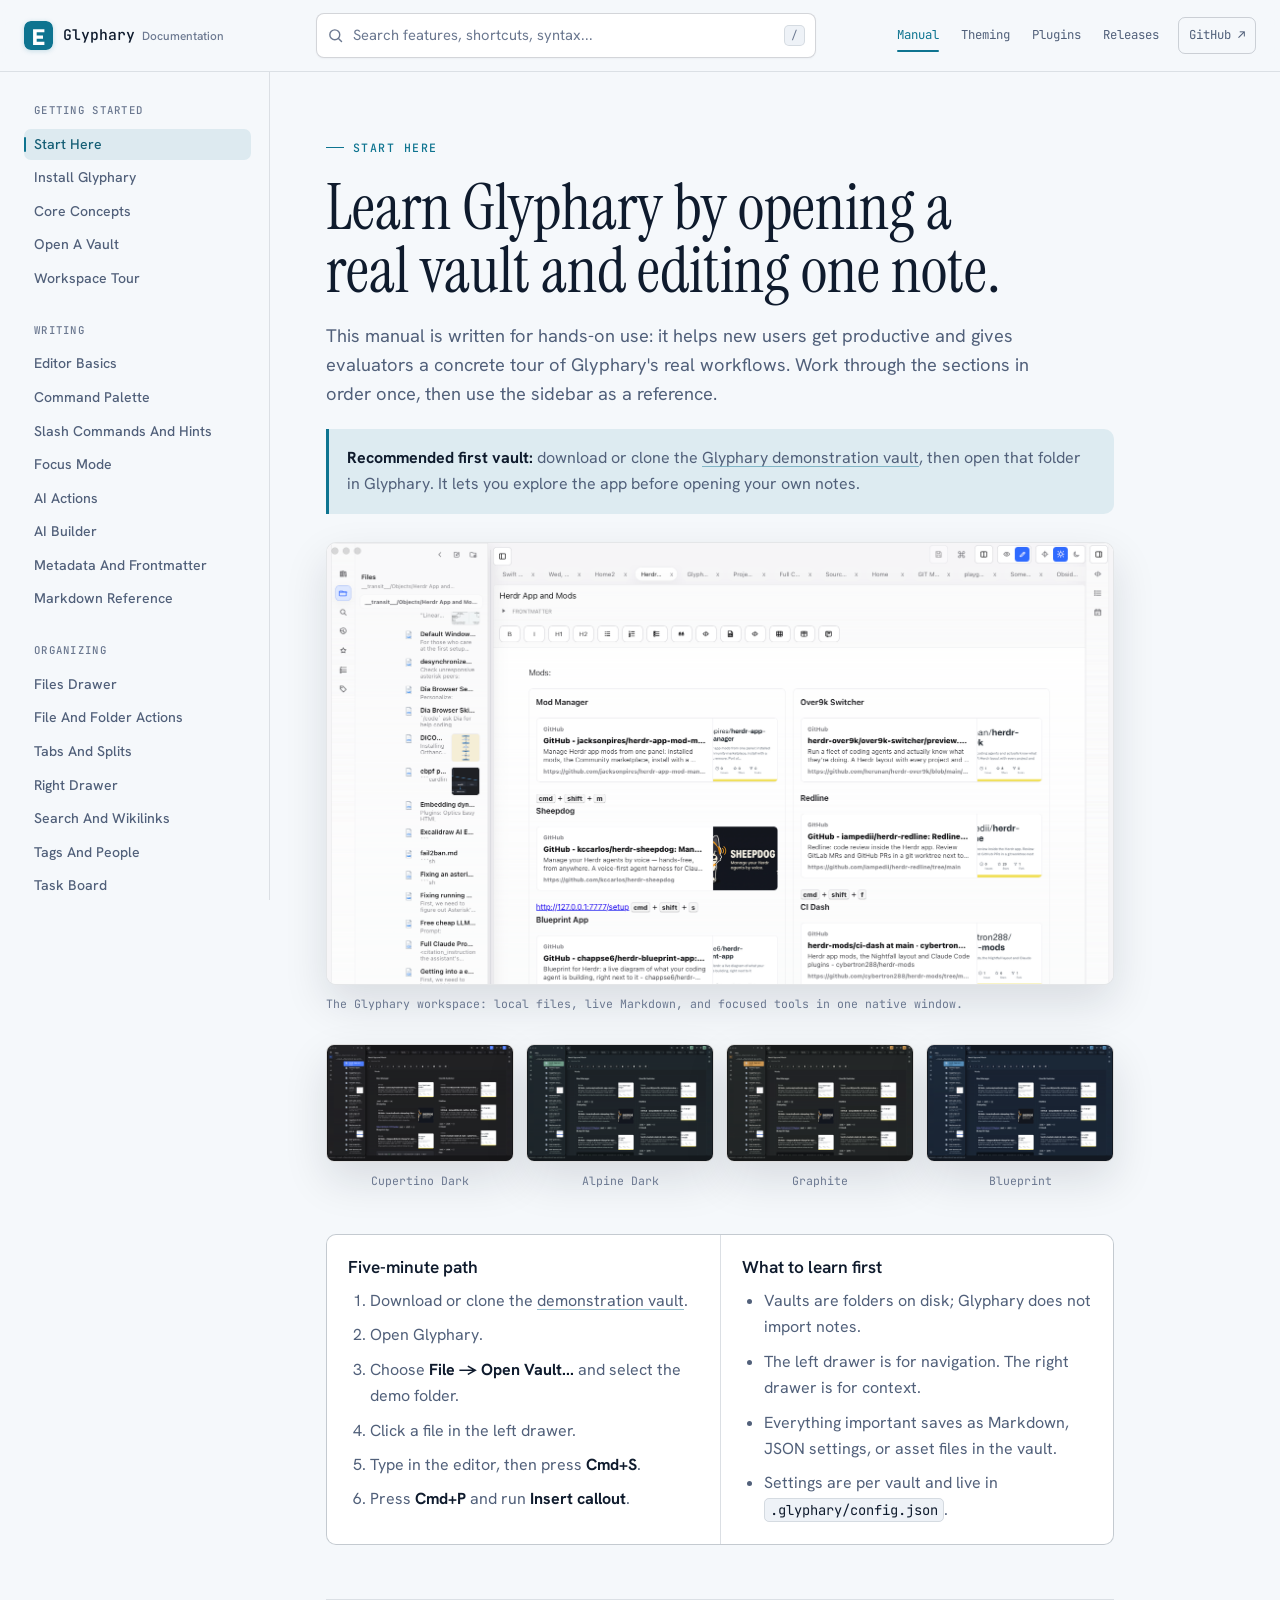
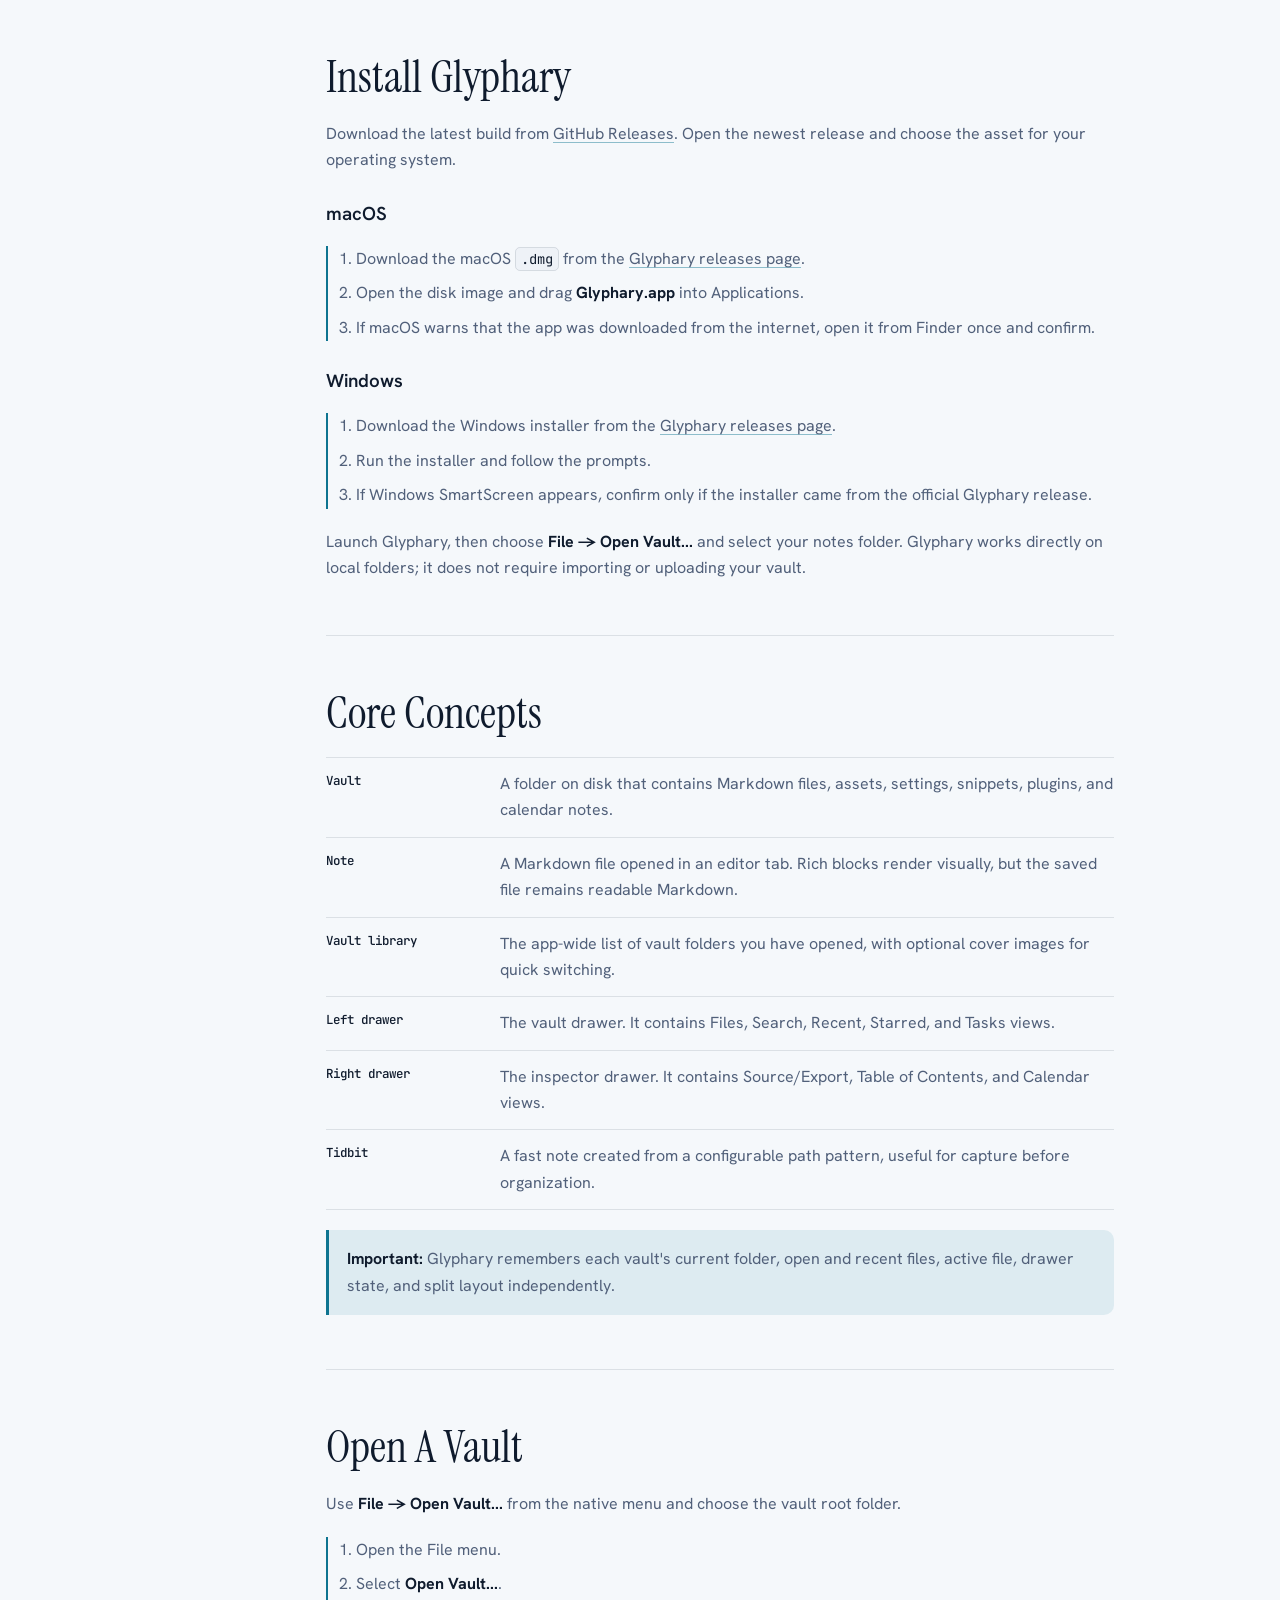
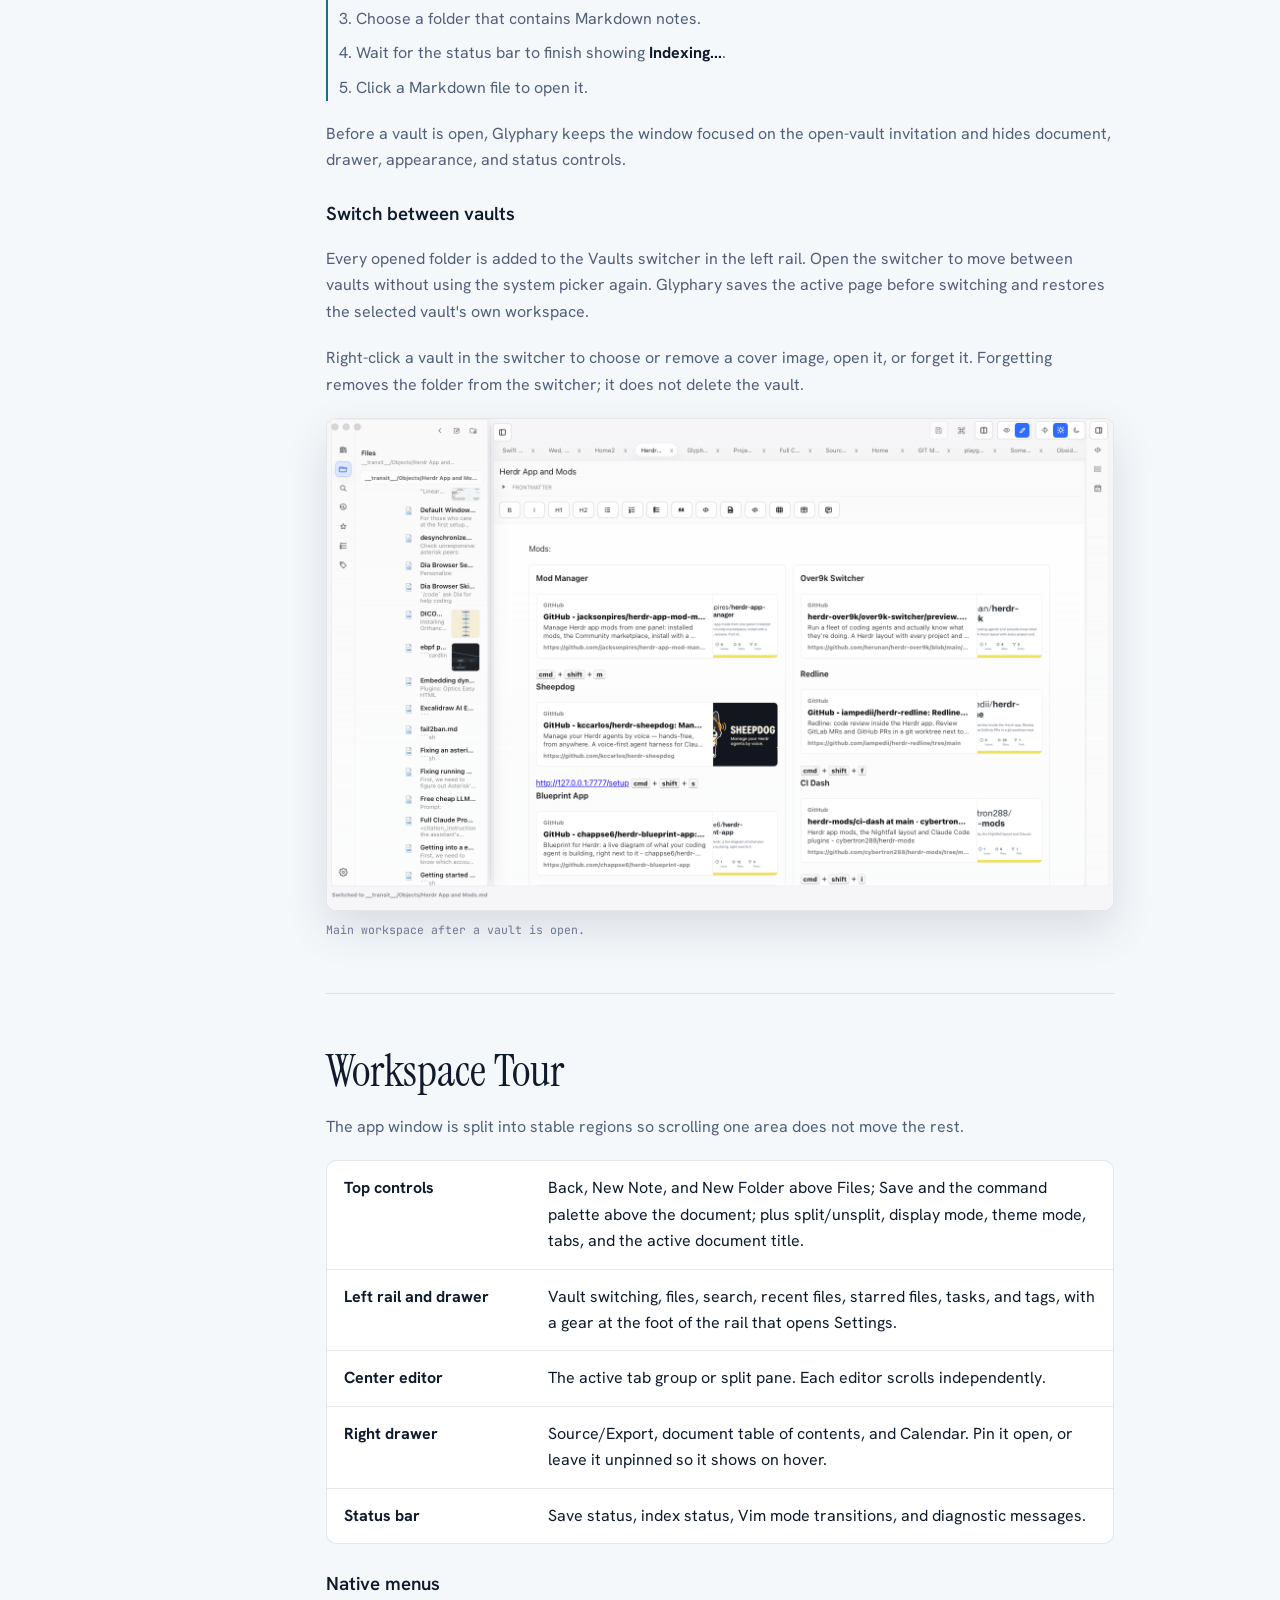
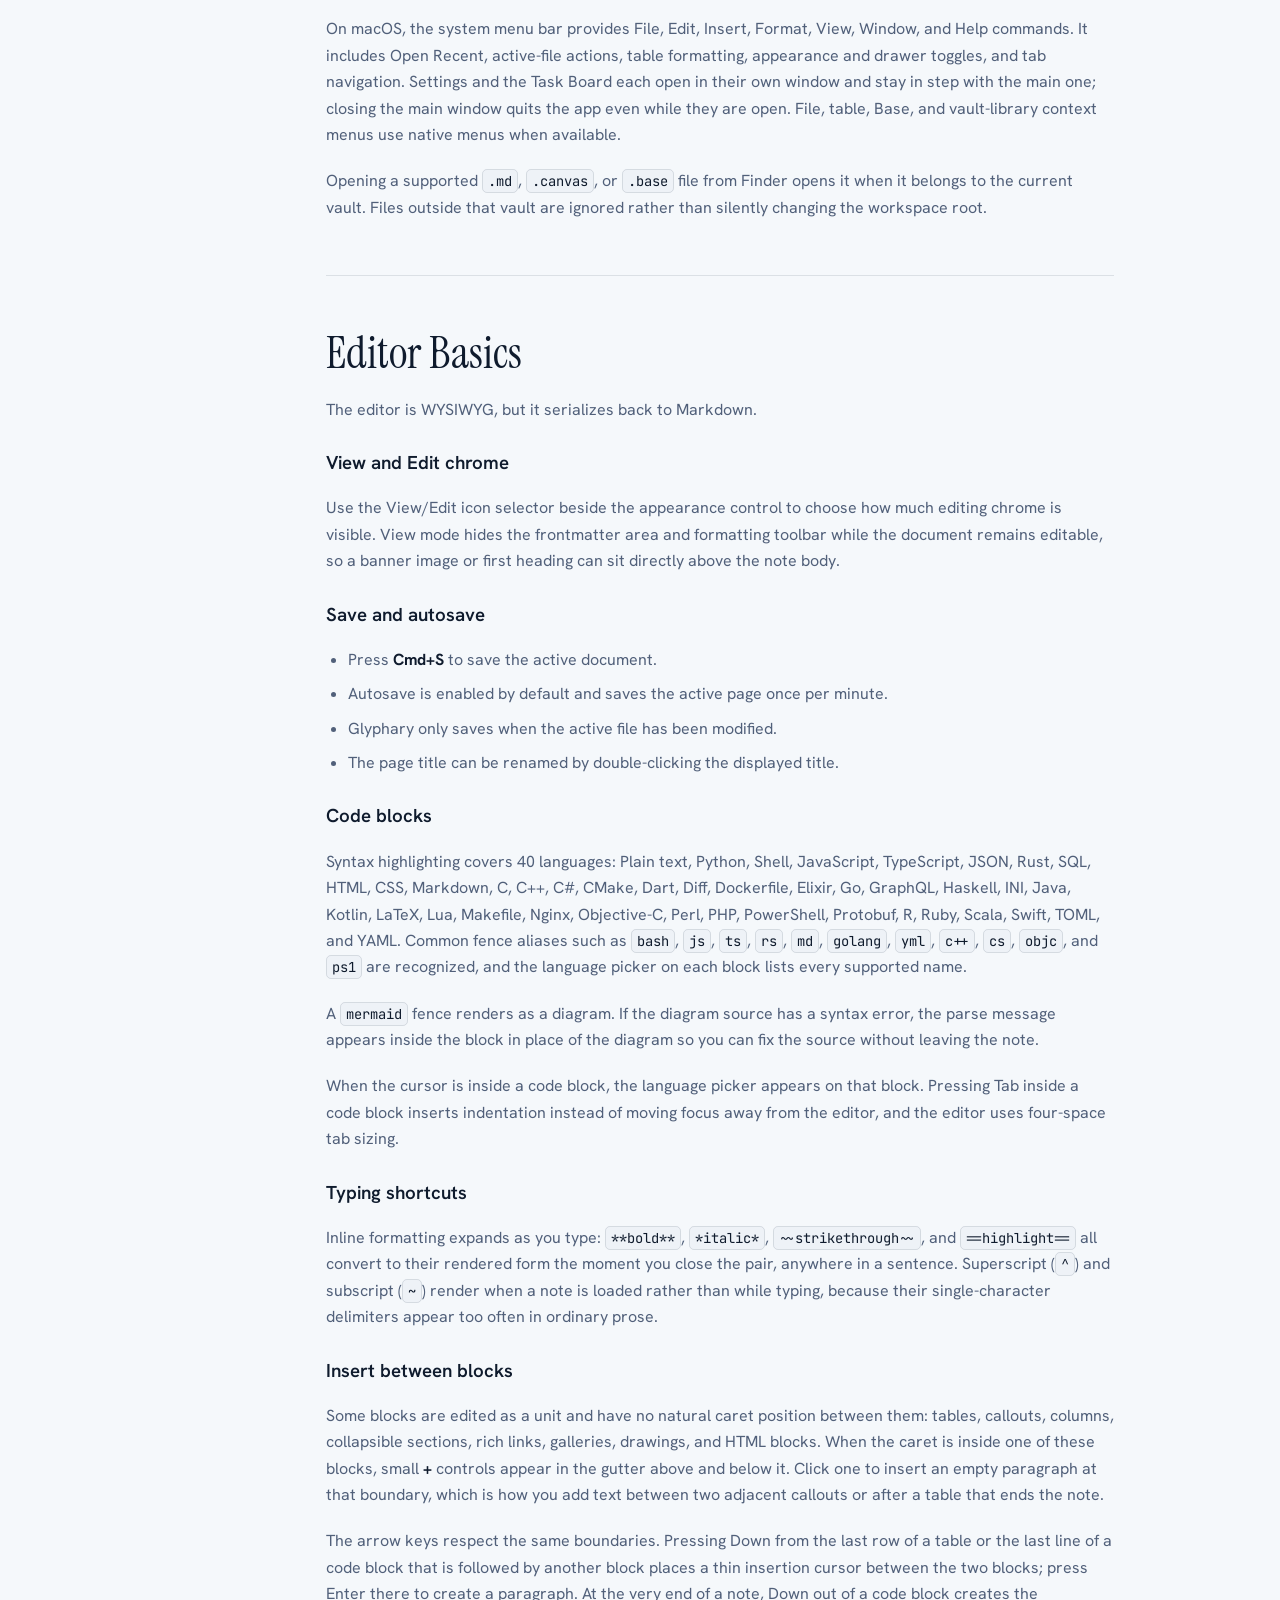
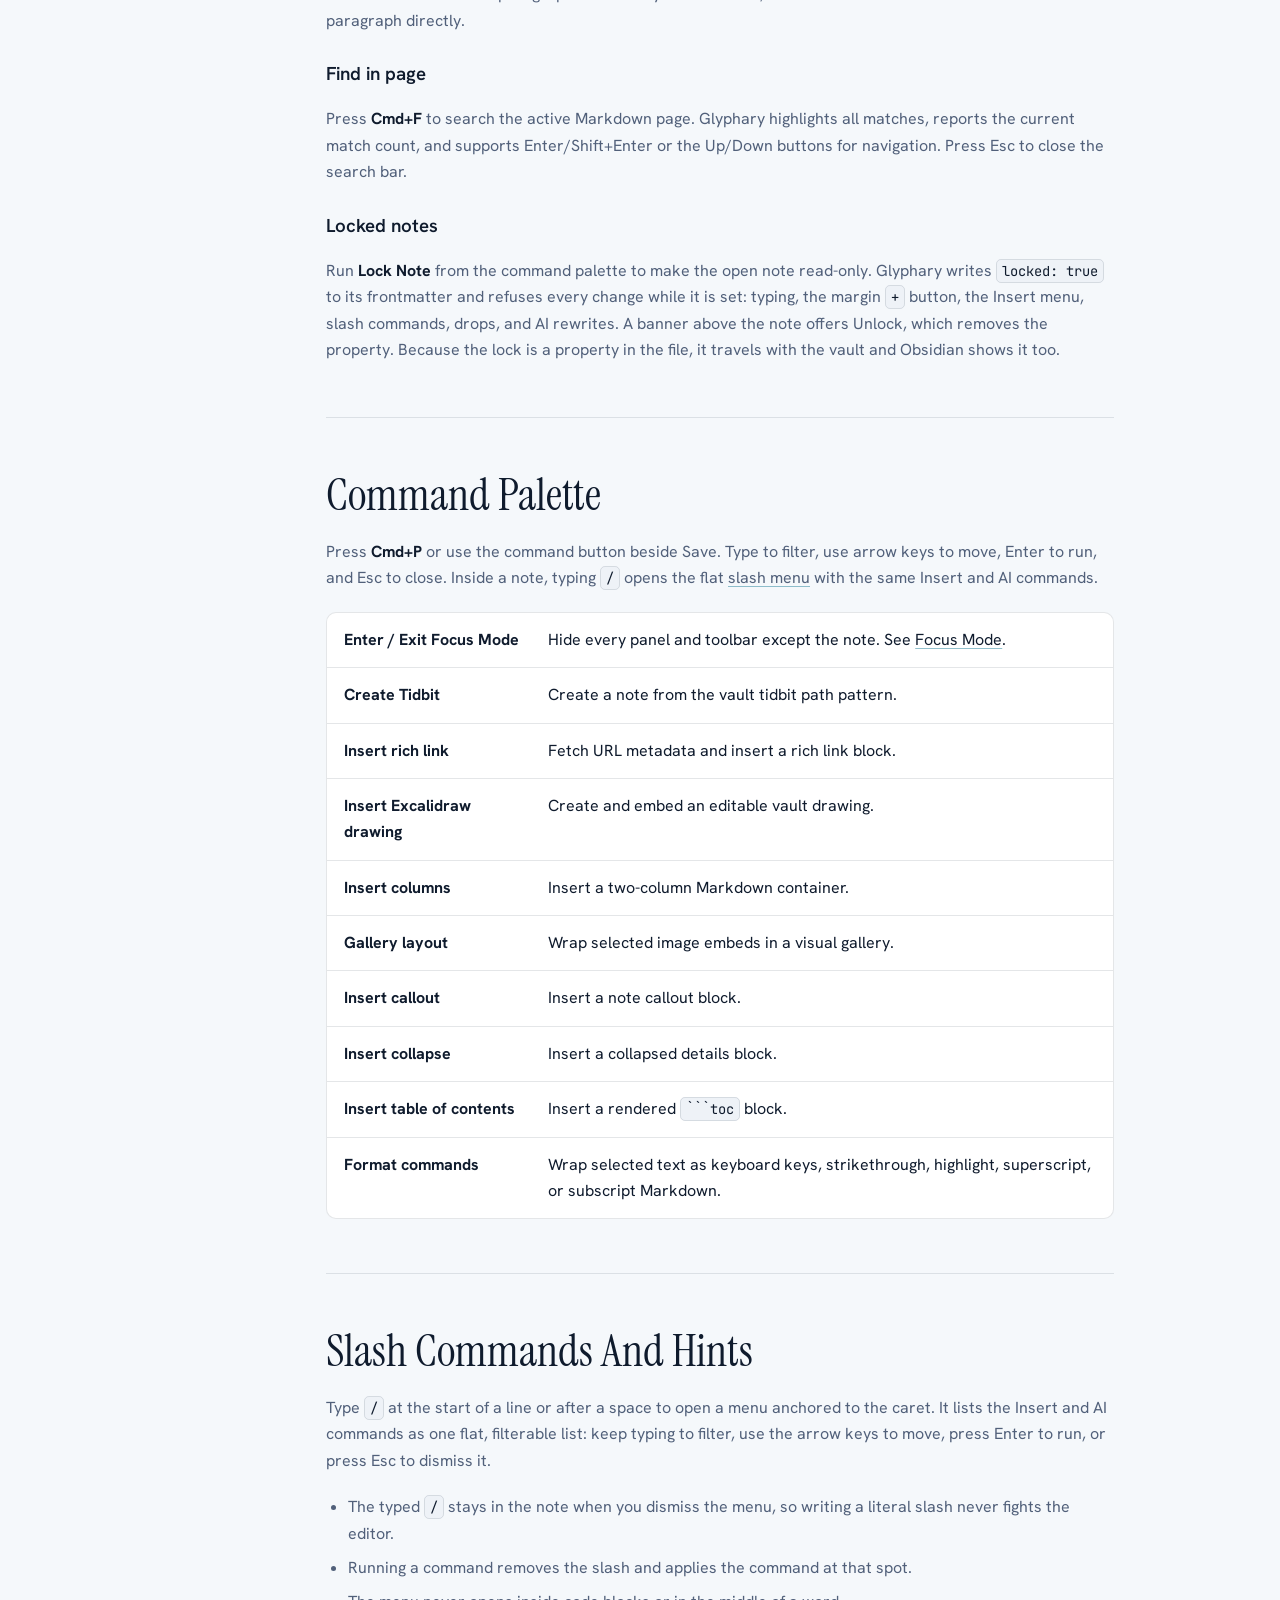
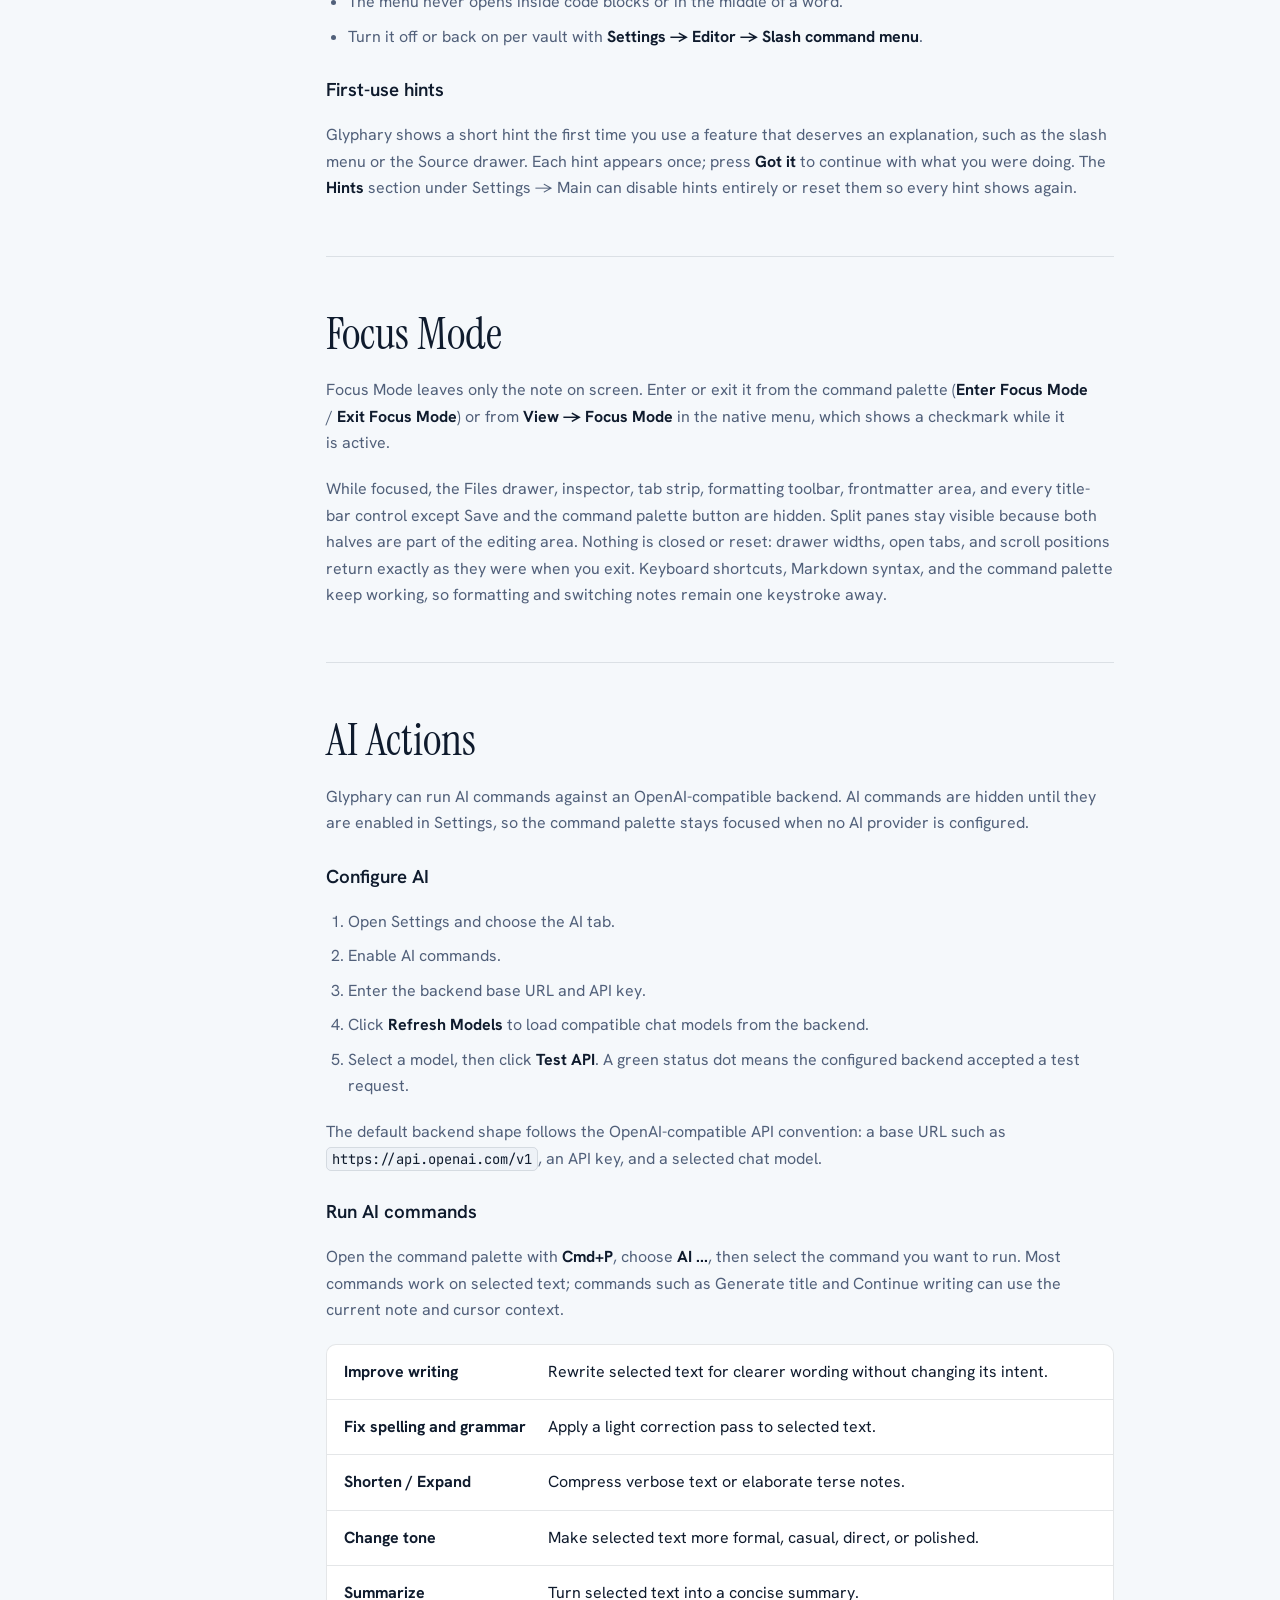
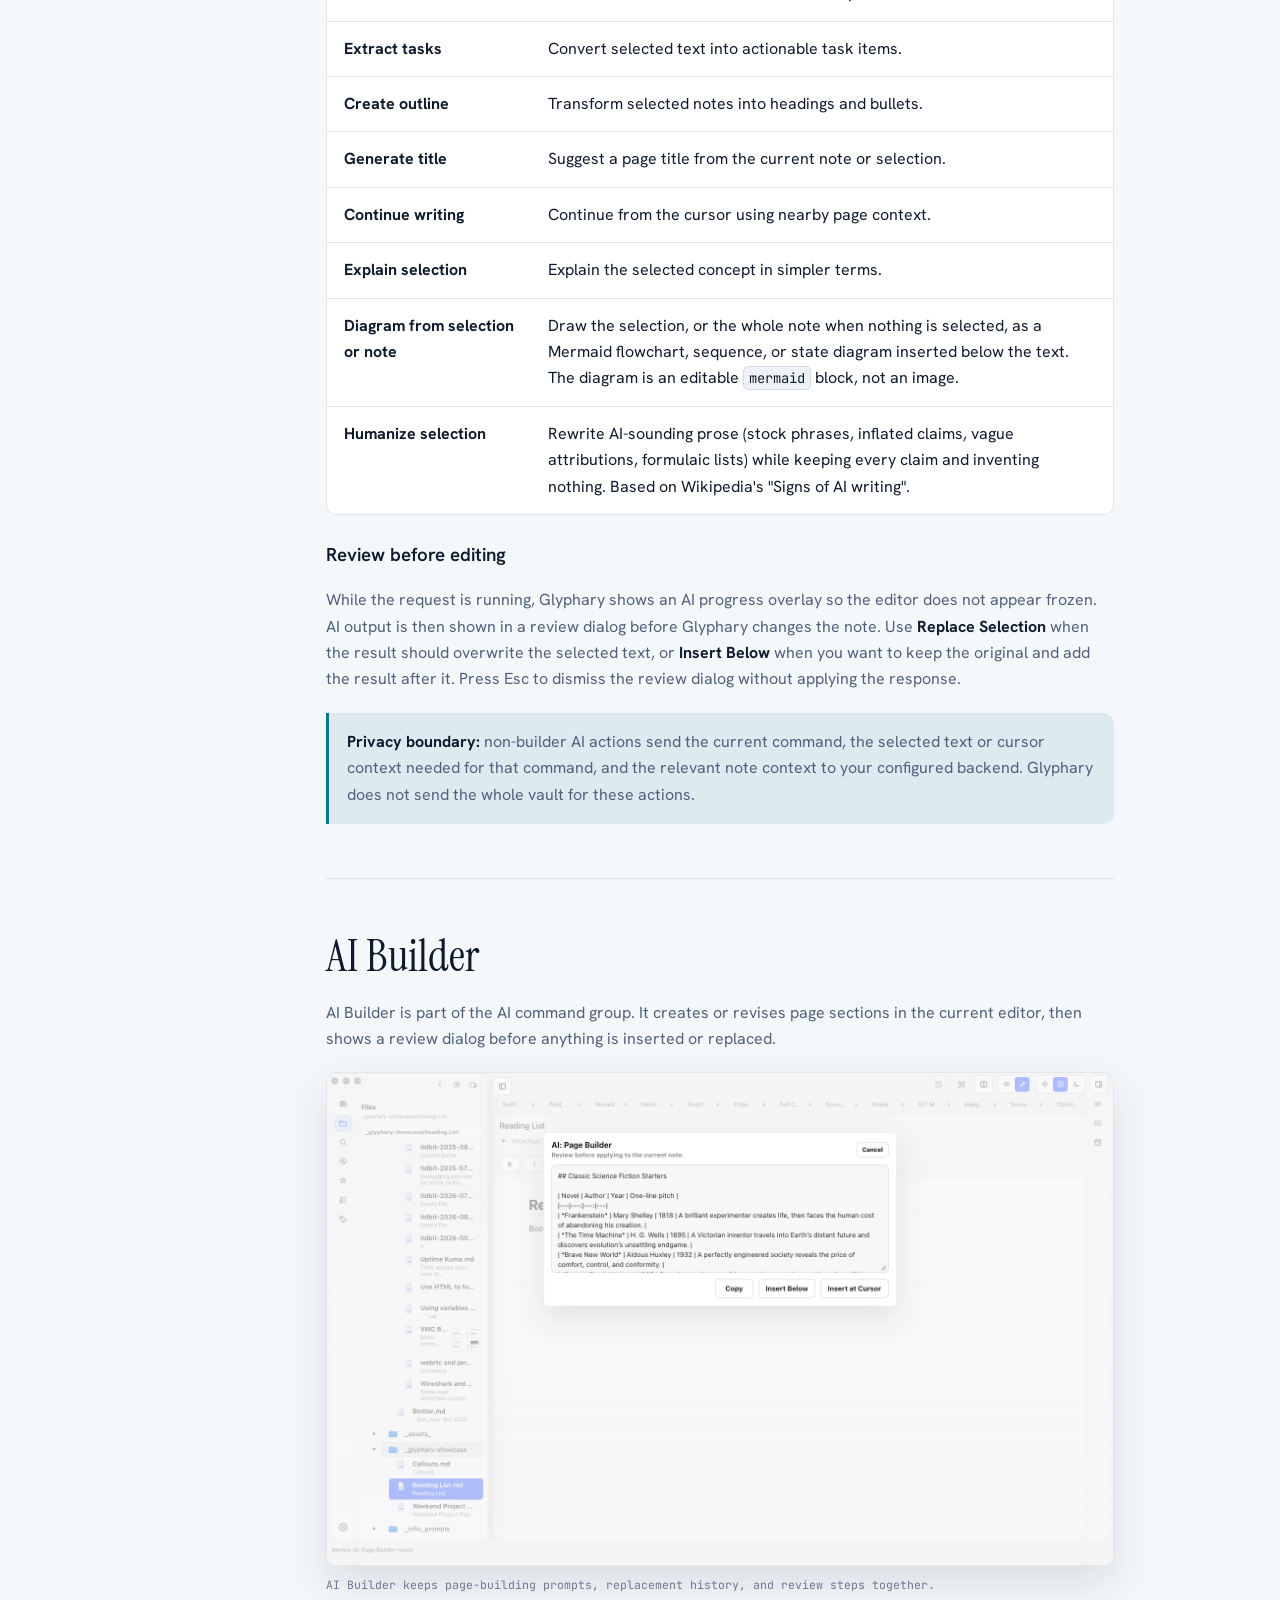
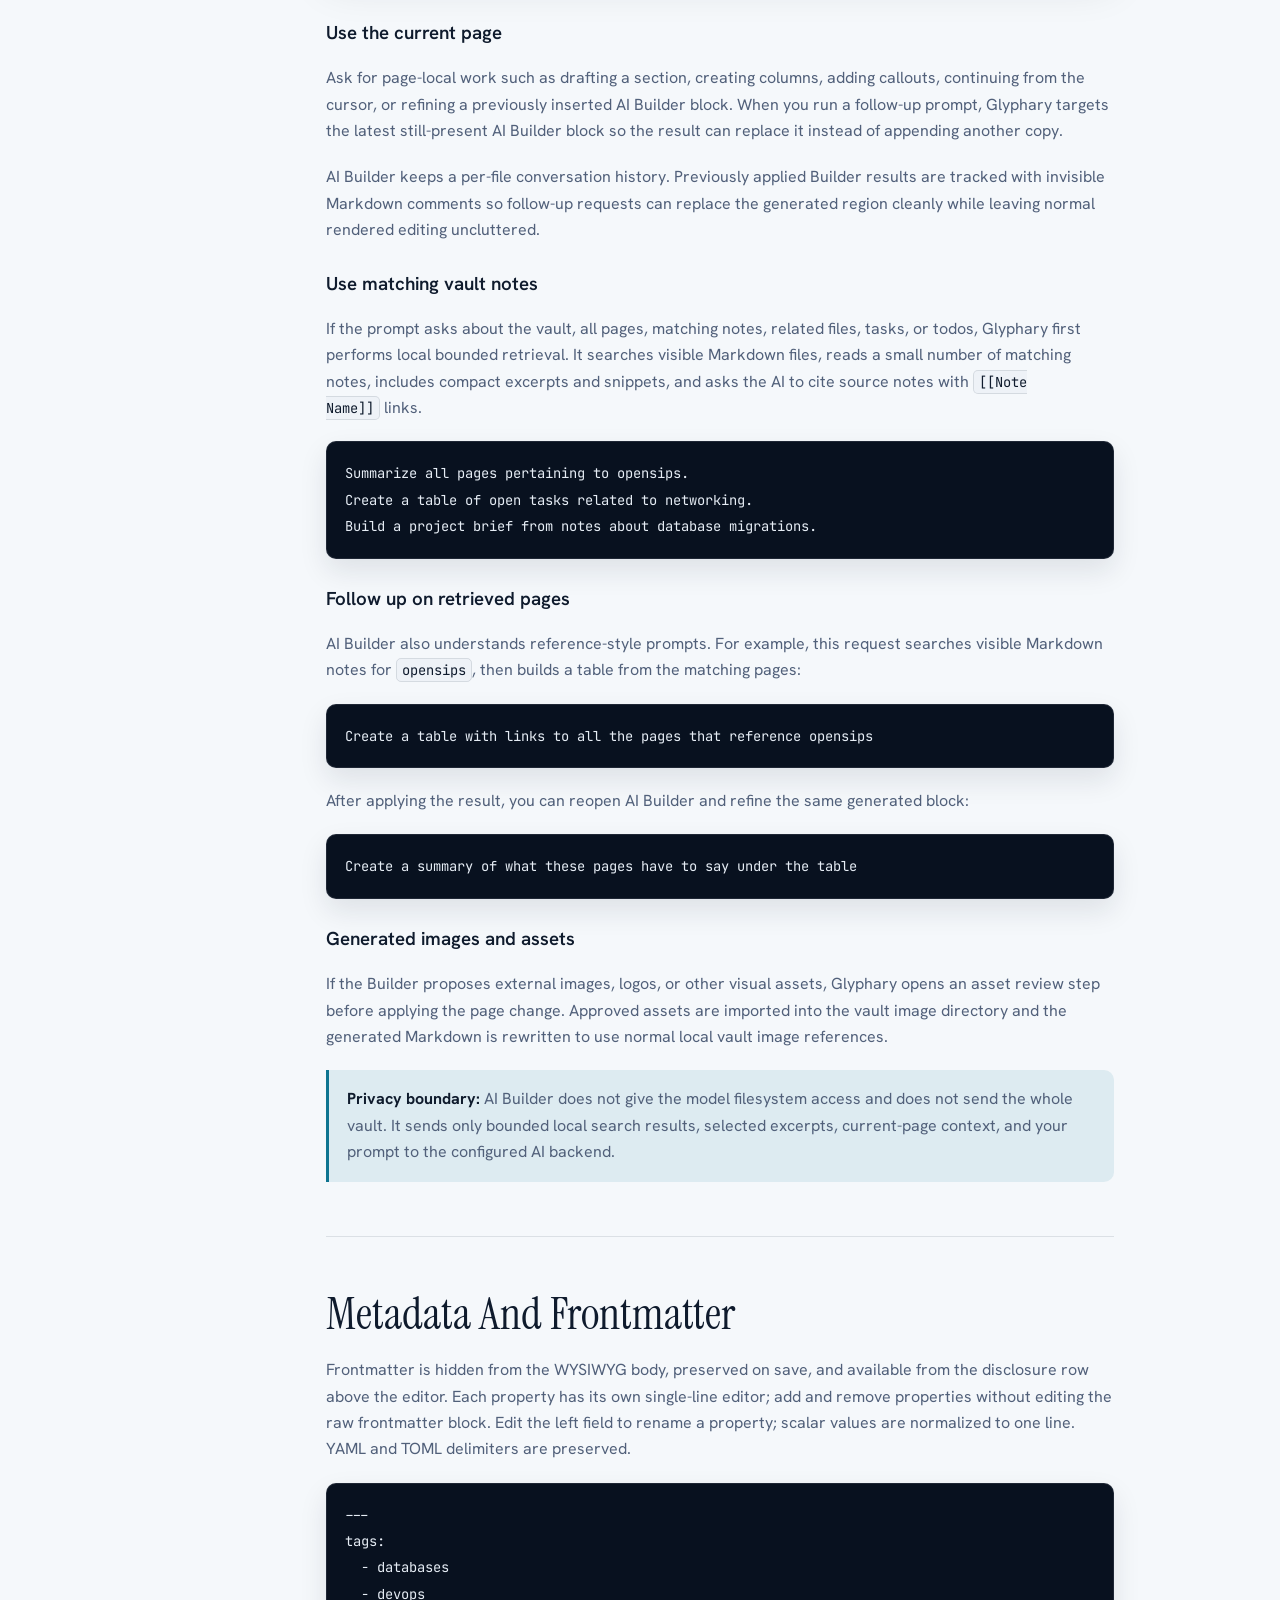
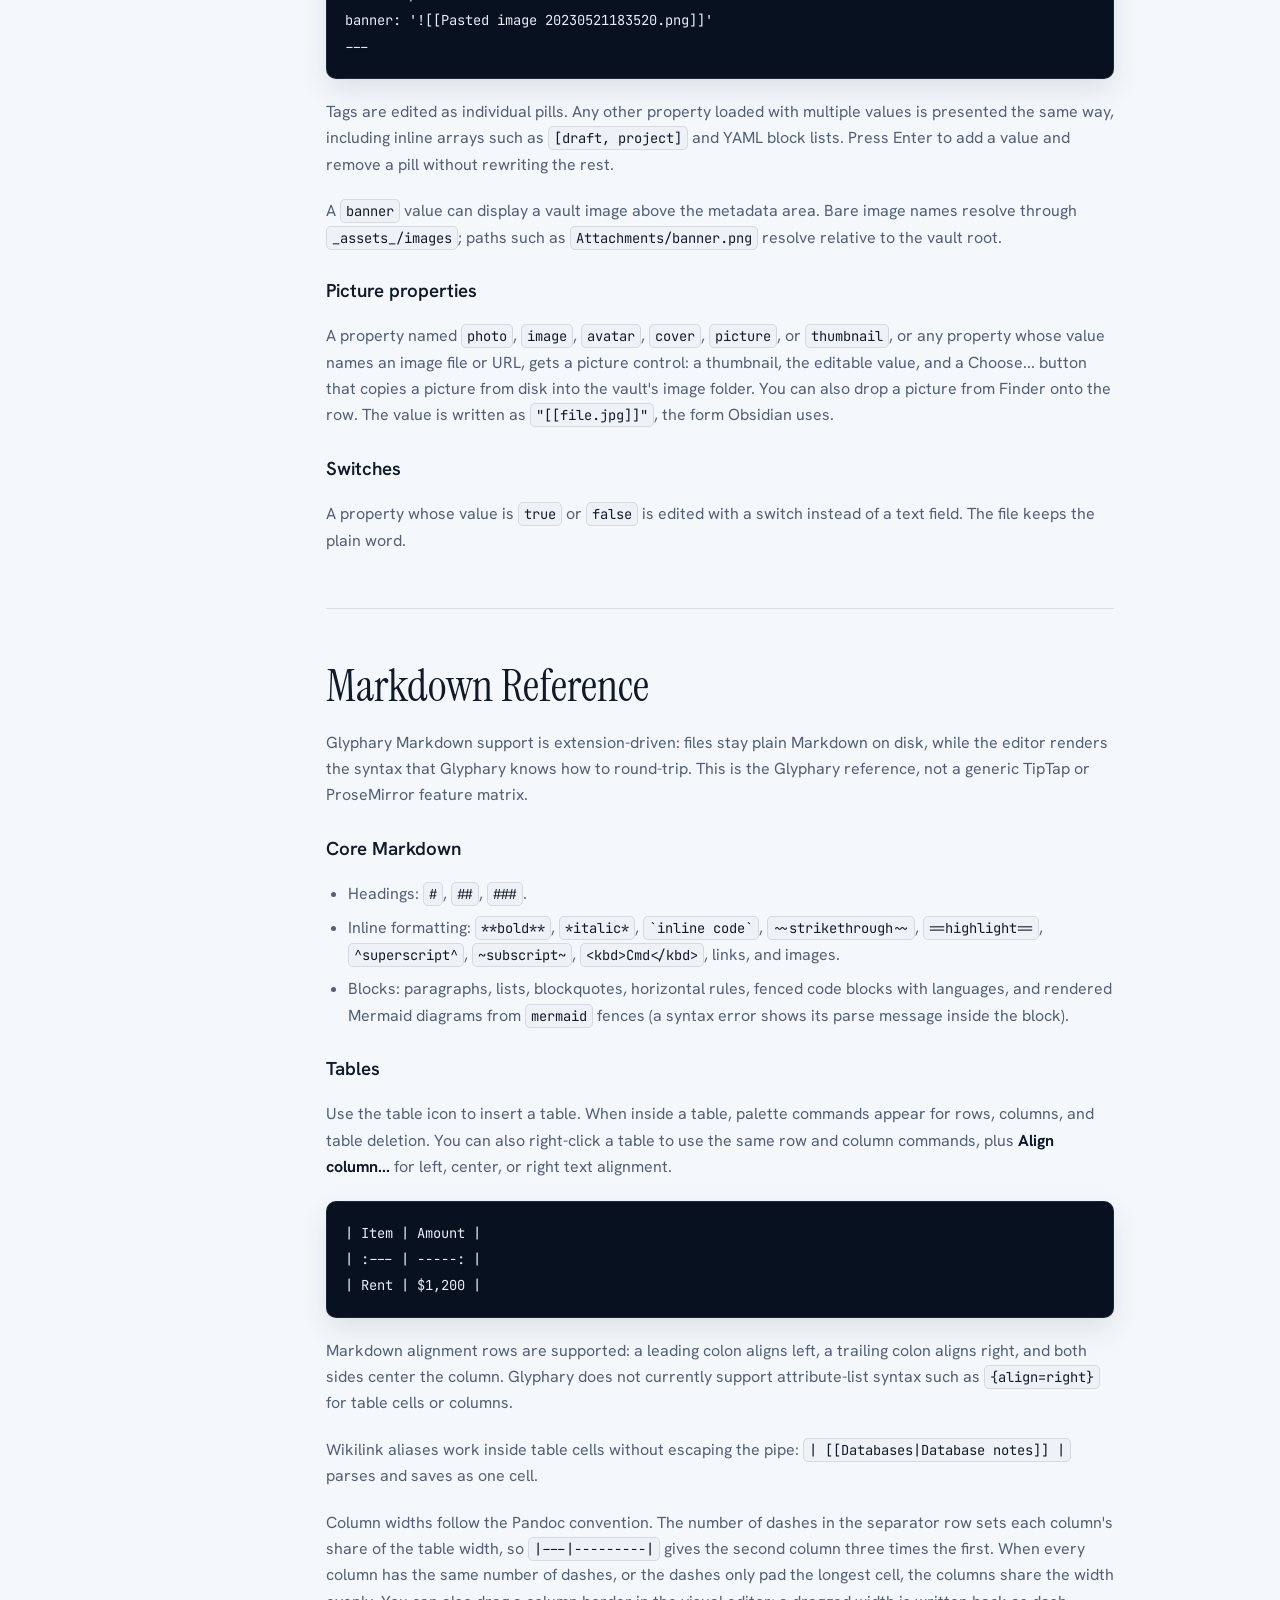
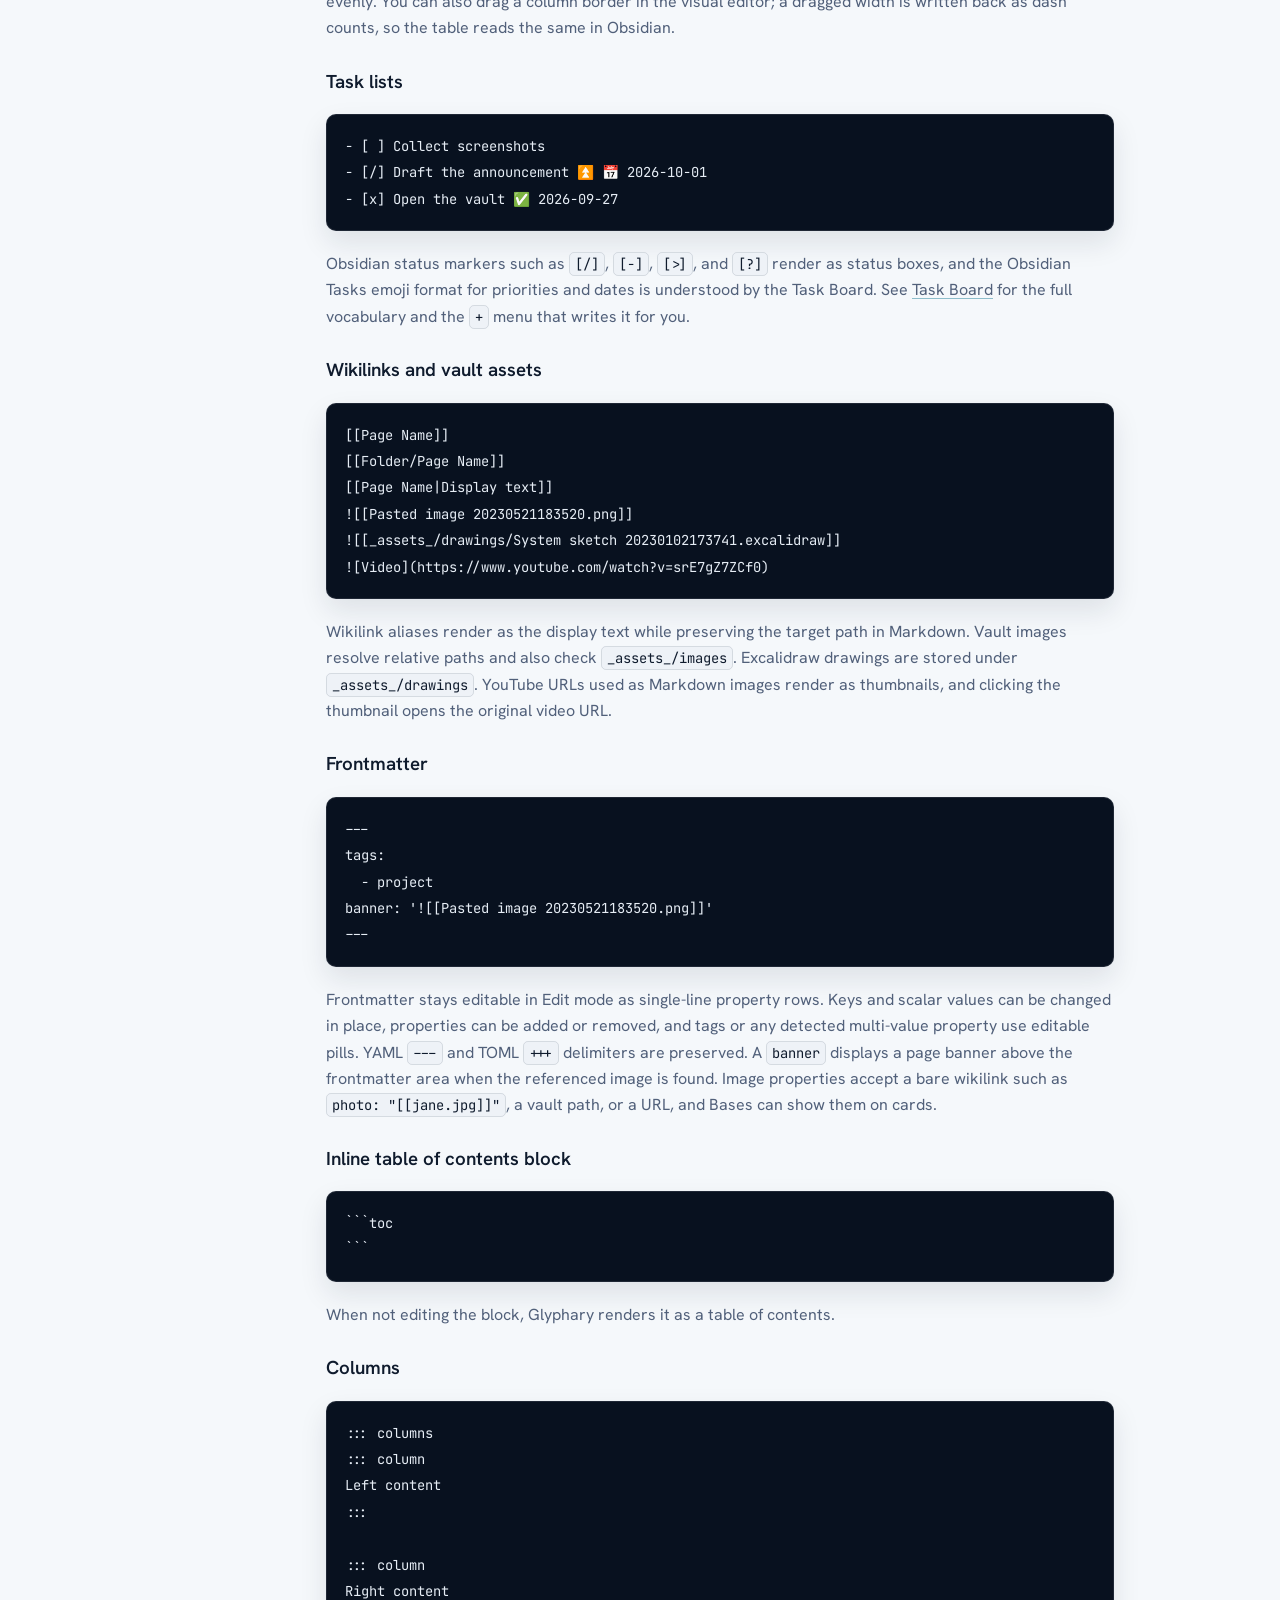
<file: index.html>
<!doctype html>
<html lang="en">
  <head>
    <meta charset="UTF-8" />
    <meta name="viewport" content="width=device-width, initial-scale=1.0" />
    <meta
      name="description"
      content="Glyphary user manual: learn vaults, editing, slash commands, focus mode, drawers, Markdown blocks, deep links, drag and drop, images, themes, plugins, and shortcuts."
    />
    <title>Glyphary Documentation</title>
    <link rel="icon" href="./assets/favicon.svg" type="image/svg+xml" />
    <link rel="preconnect" href="https://fonts.googleapis.com" />
    <link rel="preconnect" href="https://fonts.gstatic.com" crossorigin />
    <link
      href="https://fonts.googleapis.com/css2?family=Hanken+Grotesk:wght@400;500;600;700&amp;family=Instrument+Serif:ital@0;1&amp;family=JetBrains+Mono:wght@400;500&amp;display=swap"
      rel="stylesheet"
    />
    <link rel="stylesheet" href="./styles.css" />
  </head>
  <body>
    <a class="skip-link" href="#start">Skip to documentation</a>
    <header class="manual-topbar">
      <a class="manual-brand" href="#start" aria-label="Glyphary documentation home">
        <img src="./assets/favicon.svg" alt="" />
        <span>Glyphary <small>Documentation</small></span>
      </a>
      <button class="sidebar-toggle" type="button" aria-label="Open contents" aria-expanded="false" aria-controls="manual-sidebar">
        <svg width="20" height="20" viewBox="0 0 24 24" fill="none" aria-hidden="true">
          <path d="M4 7h16M4 12h16M4 17h16" stroke="currentColor" stroke-width="2" stroke-linecap="round" />
        </svg>
      </button>
      <label class="manual-search">
        <svg width="17" height="17" viewBox="0 0 24 24" fill="none" aria-hidden="true">
          <circle cx="11" cy="11" r="7" stroke="currentColor" stroke-width="2" />
          <path d="m16.5 16.5 4 4" stroke="currentColor" stroke-width="2" stroke-linecap="round" />
        </svg>
        <span class="sr-only">Search docs</span>
        <input id="manual-search" type="search" placeholder="Search features, shortcuts, syntax..." />
        <kbd>/</kbd>
      </label>
      <nav class="manual-toplinks" aria-label="Related documentation">
        <a class="current" href="./index.html">Manual</a>
        <a href="./theming.html">Theming</a>
        <a href="./plugins.html">Plugins</a>
        <a href="./releases.html">Releases</a>
        <a class="external-link" href="https://github.com/glyphary/glyphary">GitHub <span aria-hidden="true">&#8599;</span></a>
      </nav>
    </header>

    <div class="manual-shell">
      <aside id="manual-sidebar" class="manual-sidebar" aria-label="Manual table of contents">
        <nav>
          <div class="sidebar-pages" aria-label="Documentation pages">
            <a class="current" href="./index.html">User manual</a>
            <a href="./theming.html">Theming reference</a>
            <a href="./plugins.html">Plugin authoring</a>
            <a href="./releases.html">Release notes</a>
          </div>
          <div class="sidebar-group">
            <p>Getting started</p>
            <a href="#start">Start Here</a>
            <a href="#install">Install Glyphary</a>
            <a href="#core-concepts">Core Concepts</a>
            <a href="#open-vault">Open A Vault</a>
            <a href="#workspace">Workspace Tour</a>
          </div>
          <div class="sidebar-group">
            <p>Writing</p>
            <a href="#editor-basics">Editor Basics</a>
            <a href="#command-palette">Command Palette</a>
            <a href="#slash-commands">Slash Commands And Hints</a>
            <a href="#focus-mode">Focus Mode</a>
            <a href="#ai-actions">AI Actions</a>
            <a href="#ai-builder">AI Builder</a>
            <a href="#metadata">Metadata And Frontmatter</a>
            <a href="#markdown">Markdown Reference</a>
          </div>
          <div class="sidebar-group">
            <p>Organizing</p>
            <a href="#vault-drawer">Files Drawer</a>
            <a href="#file-actions">File And Folder Actions</a>
            <a href="#tabs-splits">Tabs And Splits</a>
            <a href="#drawers">Right Drawer</a>
            <a href="#search-links">Search And Wikilinks</a>
            <a href="#tags-people">Tags And People</a>
            <a href="#task-board">Task Board</a>
            <a href="#graph-view">Graph View</a>
            <a href="#web-clipper">Web Clipper</a>
            <a href="#canvas-files">Canvas Files</a>
            <a href="#base-files">Base Files</a>
            <a href="#assets">Images And Assets</a>
            <a href="#calendar">Calendar Notes</a>
            <a href="#tidbits">Tidbits</a>
          </div>
          <div class="sidebar-group">
            <p>Customize</p>
            <a href="#settings">Settings Reference</a>
            <a href="#appearance">Appearance</a>
            <a href="#plugins">Plugins</a>
            <a href="#vim">Vim Mode</a>
          </div>
          <div class="sidebar-group">
            <p>Reference</p>
            <a href="#shortcuts">Shortcuts</a>
            <a href="#about-debug">About And Debug</a>
            <a href="#troubleshooting">Troubleshooting</a>
            <a href="#developers">Developers</a>
          </div>
        </nav>
      </aside>

      <main class="manual-content">
        <section id="start" class="doc-section hero-section" data-search-text="start quick start onboarding first run demo demonstration vault">
          <p class="section-kicker">Start here</p>
          <h1>Learn Glyphary by opening a real vault and editing one note.</h1>
          <p class="lead">
            This manual is written for hands-on use: it helps new users get productive and gives
            evaluators a concrete tour of Glyphary's real workflows. Work through the sections in
            order once, then use the sidebar as a reference.
          </p>
          <div class="note-box">
            <strong>Recommended first vault:</strong> download or clone the
            <a href="https://github.com/glyphary/demo">Glyphary demonstration vault</a>, then open
            that folder in Glyphary. It lets you explore the app before opening your own notes.
          </div>
          <figure class="hero-figure">
            <img src="./assets/screenshots/main-workspace.png" alt="Glyphary workspace with the file drawer, tabs, and a note with rich link cards" />
            <figcaption>The Glyphary workspace: local files, live Markdown, and focused tools in one native window.</figcaption>
          </figure>
          <div class="theme-strip" aria-label="Built-in dark themes">
            <figure>
              <img src="./assets/screenshots/theme-cupertino-dark.png" alt="Glyphary in the Cupertino Dark theme" loading="lazy" />
              <figcaption>Cupertino Dark</figcaption>
            </figure>
            <figure>
              <img src="./assets/screenshots/theme-alpine-dark.png" alt="Glyphary in the Alpine Dark theme" loading="lazy" />
              <figcaption>Alpine Dark</figcaption>
            </figure>
            <figure>
              <img src="./assets/screenshots/theme-graphite.png" alt="Glyphary in the Graphite theme" loading="lazy" />
              <figcaption>Graphite</figcaption>
            </figure>
            <figure>
              <img src="./assets/screenshots/theme-blueprint.png" alt="Glyphary in the Blueprint theme" loading="lazy" />
              <figcaption>Blueprint</figcaption>
            </figure>
          </div>
          <div class="quickstart-grid">
            <article>
              <h2>Five-minute path</h2>
              <ol>
                <li>Download or clone the <a href="https://github.com/glyphary/demo">demonstration vault</a>.</li>
                <li>Open Glyphary.</li>
                <li>Choose <strong>File -> Open Vault...</strong> and select the demo folder.</li>
                <li>Click a file in the left drawer.</li>
                <li>Type in the editor, then press <strong>Cmd+S</strong>.</li>
                <li>Press <strong>Cmd+P</strong> and run <strong>Insert callout</strong>.</li>
              </ol>
            </article>
            <article>
              <h2>What to learn first</h2>
              <ul>
                <li>Vaults are folders on disk; Glyphary does not import notes.</li>
                <li>The left drawer is for navigation. The right drawer is for context.</li>
                <li>Everything important saves as Markdown, JSON settings, or asset files in the vault.</li>
                <li>Settings are per vault and live in <code>.glyphary/config.json</code>.</li>
              </ul>
            </article>
          </div>
        </section>

        <section id="install" class="doc-section" data-search-text="install download github releases dmg macos windows installer gatekeeper application">
          <h2>Install Glyphary</h2>
          <p>
            Download the latest build from
            <a href="https://github.com/glyphary/glyphary/releases">GitHub Releases</a>. Open the
            newest release and choose the asset for your operating system.
          </p>
          <h3>macOS</h3>
          <ol class="task-list">
            <li>Download the macOS <code>.dmg</code> from the <a href="https://github.com/glyphary/glyphary/releases">Glyphary releases page</a>.</li>
            <li>Open the disk image and drag <strong>Glyphary.app</strong> into Applications.</li>
            <li>If macOS warns that the app was downloaded from the internet, open it from Finder once and confirm.</li>
          </ol>
          <h3>Windows</h3>
          <ol class="task-list">
            <li>Download the Windows installer from the <a href="https://github.com/glyphary/glyphary/releases">Glyphary releases page</a>.</li>
            <li>Run the installer and follow the prompts.</li>
            <li>If Windows SmartScreen appears, confirm only if the installer came from the official Glyphary release.</li>
          </ol>
          <p>
            Launch Glyphary, then choose <strong>File -> Open Vault...</strong> and select your notes
            folder. Glyphary works directly on local folders; it does not require importing or
            uploading your vault.
          </p>
        </section>

        <section id="core-concepts" class="doc-section" data-search-text="concepts vault library markdown local first panes drawers settings assets starred">
          <h2>Core Concepts</h2>
          <dl class="definition-list">
            <div><dt>Vault</dt><dd>A folder on disk that contains Markdown files, assets, settings, snippets, plugins, and calendar notes.</dd></div>
            <div><dt>Note</dt><dd>A Markdown file opened in an editor tab. Rich blocks render visually, but the saved file remains readable Markdown.</dd></div>
            <div><dt>Vault library</dt><dd>The app-wide list of vault folders you have opened, with optional cover images for quick switching.</dd></div>
            <div><dt>Left drawer</dt><dd>The vault drawer. It contains Files, Search, Recent, Starred, and Tasks views.</dd></div>
            <div><dt>Right drawer</dt><dd>The inspector drawer. It contains Source/Export, Table of Contents, and Calendar views.</dd></div>
            <div><dt>Tidbit</dt><dd>A fast note created from a configurable path pattern, useful for capture before organization.</dd></div>
          </dl>
          <div class="note-box">
            <strong>Important:</strong> Glyphary remembers each vault's current folder, open and
            recent files, active file, drawer state, and split layout independently.
          </div>
        </section>

        <section id="open-vault" class="doc-section" data-search-text="open vault file menu restore last vault root directory library switch cover forget">
          <h2>Open A Vault</h2>
          <p>Use <strong>File -> Open Vault...</strong> from the native menu and choose the vault root folder.</p>
          <ol class="task-list">
            <li>Open the File menu.</li>
            <li>Select <strong>Open Vault...</strong>.</li>
            <li>Choose a folder that contains Markdown notes.</li>
            <li>Wait for the status bar to finish showing <strong>Indexing...</strong>.</li>
            <li>Click a Markdown file to open it.</li>
          </ol>
          <p>
            Before a vault is open, Glyphary keeps the window focused on the open-vault invitation
            and hides document, drawer, appearance, and status controls.
          </p>
          <h3>Switch between vaults</h3>
          <p>
            Every opened folder is added to the Vaults switcher in the left rail. Open the switcher
            to move between vaults without using the system picker again. Glyphary saves the active
            page before switching and restores the selected vault's own workspace.
          </p>
          <p>
            Right-click a vault in the switcher to choose or remove a cover image, open it, or forget
            it. Forgetting removes the folder from the switcher; it does not delete the vault.
          </p>
          <figure>
            <img src="./assets/screenshots/main-workspace.png" alt="Glyphary workspace with an open vault" />
            <figcaption>Main workspace after a vault is open.</figcaption>
          </figure>
        </section>

        <section id="workspace" class="doc-section" data-search-text="workspace toolbar panes title save command palette back new note new folder split theme status bar drawers layout resizing">
          <h2>Workspace Tour</h2>
          <p>The app window is split into stable regions so scrolling one area does not move the rest.</p>
          <div class="feature-table">
            <div><strong>Top controls</strong><span>Back, New Note, and New Folder above Files; Save and the command palette above the document; plus split/unsplit, display mode, theme mode, tabs, and the active document title.</span></div>
            <div><strong>Left rail and drawer</strong><span>Vault switching, files, search, recent files, starred files, tasks, and tags, with a gear at the foot of the rail that opens Settings.</span></div>
            <div><strong>Center editor</strong><span>The active tab group or split pane. Each editor scrolls independently.</span></div>
            <div><strong>Right drawer</strong><span>Source/Export, document table of contents, and Calendar. Pin it open, or leave it unpinned so it shows on hover.</span></div>
            <div><strong>Status bar</strong><span>Save status, index status, Vim mode transitions, and diagnostic messages.</span></div>
          </div>
          <h3>Native menus</h3>
          <p>
            On macOS, the system menu bar provides File, Edit, Insert, Format, View, Window, and Help
            commands. It includes Open Recent, active-file actions, table formatting, appearance and
            drawer toggles, and tab navigation. Settings and the Task Board each open in their own
            window and stay in step with the main one; closing the main window quits the app even
            while they are open. File, table, Base, and vault-library context menus use native
            menus when available.
          </p>
          <p>
            Opening a supported <code>.md</code>, <code>.canvas</code>, or <code>.base</code> file
            from Finder opens it when it belongs to the current vault. Files outside that vault are
            ignored rather than silently changing the workspace root.
          </p>
        </section>

        <section id="editor-basics" class="doc-section" data-search-text="editor toolbar save autosave title rename find page search code block language table tasks source lock locked read-only unlock">
          <h2>Editor Basics</h2>
          <p>The editor is WYSIWYG, but it serializes back to Markdown.</p>
          <h3>View and Edit chrome</h3>
          <p>
            Use the View/Edit icon selector beside the appearance control to choose how much editing
            chrome is visible. View mode hides the frontmatter area and formatting toolbar while the
            document remains editable, so a banner image or first heading can sit directly above the
            note body.
          </p>
          <h3>Save and autosave</h3>
          <ul>
            <li>Press <strong>Cmd+S</strong> to save the active document.</li>
            <li>Autosave is enabled by default and saves the active page once per minute.</li>
            <li>Glyphary only saves when the active file has been modified.</li>
            <li>The page title can be renamed by double-clicking the displayed title.</li>
          </ul>
          <h3>Code blocks</h3>
          <p>
            Syntax highlighting covers 40 languages: Plain text, Python, Shell, JavaScript,
            TypeScript, JSON, Rust, SQL, HTML, CSS, Markdown, C, C++, C#, CMake, Dart, Diff,
            Dockerfile, Elixir, Go, GraphQL, Haskell, INI, Java, Kotlin, LaTeX, Lua, Makefile,
            Nginx, Objective-C, Perl, PHP, PowerShell, Protobuf, R, Ruby, Scala, Swift, TOML, and
            YAML. Common fence aliases such as <code>bash</code>, <code>js</code>, <code>ts</code>,
            <code>rs</code>, <code>md</code>, <code>golang</code>, <code>yml</code>,
            <code>c++</code>, <code>cs</code>, <code>objc</code>, and <code>ps1</code> are
            recognized, and the language picker on each block lists every supported name.
          </p>
          <p>
            A <code>mermaid</code> fence renders as a diagram. If the diagram source has a syntax
            error, the parse message appears inside the block in place of the diagram so you can
            fix the source without leaving the note.
          </p>
          <p>
            When the cursor is inside a code block, the language picker appears on that block.
            Pressing Tab inside a code block inserts indentation instead of moving focus away from
            the editor, and the editor uses four-space tab sizing.
          </p>
          <h3>Typing shortcuts</h3>
          <p>
            Inline formatting expands as you type: <code>**bold**</code>, <code>*italic*</code>,
            <code>~~strikethrough~~</code>, and <code>==highlight==</code> all convert to their
            rendered form the moment you close the pair, anywhere in a sentence. Superscript
            (<code>^</code>) and subscript (<code>~</code>) render when a note is loaded rather than
            while typing, because their single-character delimiters appear too often in ordinary
            prose.
          </p>
          <h3>Insert between blocks</h3>
          <p>
            Some blocks are edited as a unit and have no natural caret position between them:
            tables, callouts, columns, collapsible sections, rich links, galleries, drawings, and HTML
            blocks. When the caret is inside one of these blocks, small <strong>+</strong> controls
            appear in the gutter above and below it. Click one to insert an empty paragraph at that
            boundary, which is how you add text between two adjacent callouts or after a table
            that ends the note.
          </p>
          <p>
            The arrow keys respect the same boundaries. Pressing Down from the last row of a table
            or the last line of a code block that is followed by another block places a thin
            insertion cursor between the two blocks; press Enter there to create a paragraph. At
            the very end of a note, Down out of a code block creates the paragraph directly.
          </p>
          <h3>Find in page</h3>
          <p>
            Press <strong>Cmd+F</strong> to search the active Markdown page. Glyphary highlights all
            matches, reports the current match count, and supports Enter/Shift+Enter or the Up/Down
            buttons for navigation. Press Esc to close the search bar.
          </p>
          <h3>Locked notes</h3>
          <p>
            Run <strong>Lock Note</strong> from the command palette to make the open note
            read-only. Glyphary writes <code>locked: true</code> to its frontmatter and refuses
            every change while it is set: typing, the margin <code>+</code> button, the Insert
            menu, slash commands, drops, and AI rewrites. A banner above the note offers Unlock,
            which removes the property. Because the lock is a property in the file, it travels
            with the vault and Obsidian shows it too.
          </p>
        </section>

        <section id="command-palette" class="doc-section" data-search-text="command palette cmd p save button commands table contextual plugin arrows enter escape">
          <h2>Command Palette</h2>
          <p>Press <strong>Cmd+P</strong> or use the command button beside Save. Type to filter, use arrow keys to move, Enter to run, and Esc to close. Inside a note, typing <code>/</code> opens the flat <a href="#slash-commands">slash menu</a> with the same Insert and AI commands.</p>
          <div class="feature-table">
            <div><strong>Enter / Exit Focus Mode</strong><span>Hide every panel and toolbar except the note. See <a href="#focus-mode">Focus Mode</a>.</span></div>
            <div><strong>Create Tidbit</strong><span>Create a note from the vault tidbit path pattern.</span></div>
            <div><strong>Insert rich link</strong><span>Fetch URL metadata and insert a rich link block.</span></div>
            <div><strong>Insert Excalidraw drawing</strong><span>Create and embed an editable vault drawing.</span></div>
            <div><strong>Insert columns</strong><span>Insert a two-column Markdown container.</span></div>
            <div><strong>Gallery layout</strong><span>Wrap selected image embeds in a visual gallery.</span></div>
            <div><strong>Insert callout</strong><span>Insert a note callout block.</span></div>
            <div><strong>Insert collapse</strong><span>Insert a collapsed details block.</span></div>
            <div><strong>Insert table of contents</strong><span>Insert a rendered <code>```toc</code> block.</span></div>
            <div><strong>Format commands</strong><span>Wrap selected text as keyboard keys, strikethrough, highlight, superscript, or subscript Markdown.</span></div>
          </div>
        </section>

        <section id="slash-commands" class="doc-section" data-search-text="slash commands slash menu type slash insert ai commands caret filter escape hints onboarding tips first use reset disable">
          <h2>Slash Commands And Hints</h2>
          <p>
            Type <code>/</code> at the start of a line or after a space to open a menu anchored to the
            caret. It lists the Insert and AI commands as one flat, filterable list: keep typing to
            filter, use the arrow keys to move, press Enter to run, or press Esc to dismiss it.
          </p>
          <ul>
            <li>The typed <code>/</code> stays in the note when you dismiss the menu, so writing a literal slash never fights the editor.</li>
            <li>Running a command removes the slash and applies the command at that spot.</li>
            <li>The menu never opens inside code blocks or in the middle of a word.</li>
            <li>Turn it off or back on per vault with <strong>Settings -> Editor -> Slash command menu</strong>.</li>
          </ul>
          <h3>First-use hints</h3>
          <p>
            Glyphary shows a short hint the first time you use a feature that deserves an
            explanation, such as the slash menu or the Source drawer. Each hint appears once; press
            <strong>Got it</strong> to continue with what you were doing. The <strong>Hints</strong>
            section under Settings -> Main can disable hints entirely or reset them so every hint
            shows again.
          </p>
        </section>

        <section id="focus-mode" class="doc-section" data-search-text="focus mode distraction free writing hide drawers tabs toolbar frontmatter titlebar view menu command palette">
          <h2>Focus Mode</h2>
          <p>
            Focus Mode leaves only the note on screen. Enter or exit it from the command palette
            (<strong>Enter Focus Mode</strong> / <strong>Exit Focus Mode</strong>) or from
            <strong>View -> Focus Mode</strong> in the native menu, which shows a checkmark while it
            is active.
          </p>
          <p>
            While focused, the Files drawer, inspector, tab strip, formatting toolbar, frontmatter
            area, and every title-bar control except Save and the command palette button are
            hidden. Split panes stay visible because both halves are part of the editing area.
            Nothing is closed or reset: drawer widths, open tabs, and scroll positions return
            exactly as they were when you exit. Keyboard shortcuts, Markdown syntax, and the
            command palette keep working, so formatting and switching notes remain one keystroke
            away.
          </p>
        </section>

        <section id="ai-actions" class="doc-section" data-search-text="ai actions openai compatible backend api key model refresh test improve writing grammar tone summarize outline title continue explain review replace insert">
          <h2>AI Actions</h2>
          <p>
            Glyphary can run AI commands against an OpenAI-compatible backend. AI commands are hidden
            until they are enabled in Settings, so the command palette stays focused when no AI
            provider is configured.
          </p>
          <h3>Configure AI</h3>
          <ol>
            <li>Open Settings and choose the AI tab.</li>
            <li>Enable AI commands.</li>
            <li>Enter the backend base URL and API key.</li>
            <li>Click <strong>Refresh Models</strong> to load compatible chat models from the backend.</li>
            <li>Select a model, then click <strong>Test API</strong>. A green status dot means the configured backend accepted a test request.</li>
          </ol>
          <p>
            The default backend shape follows the OpenAI-compatible API convention: a base URL such
            as <code>https://api.openai.com/v1</code>, an API key, and a selected chat model.
          </p>
          <h3>Run AI commands</h3>
          <p>
            Open the command palette with <strong>Cmd+P</strong>, choose <strong>AI ...</strong>, then
            select the command you want to run. Most commands work on selected text; commands such
            as Generate title and Continue writing can use the current note and cursor context.
          </p>
          <div class="feature-table">
            <div><strong>Improve writing</strong><span>Rewrite selected text for clearer wording without changing its intent.</span></div>
            <div><strong>Fix spelling and grammar</strong><span>Apply a light correction pass to selected text.</span></div>
            <div><strong>Shorten / Expand</strong><span>Compress verbose text or elaborate terse notes.</span></div>
            <div><strong>Change tone</strong><span>Make selected text more formal, casual, direct, or polished.</span></div>
            <div><strong>Summarize</strong><span>Turn selected text into a concise summary.</span></div>
            <div><strong>Extract tasks</strong><span>Convert selected text into actionable task items.</span></div>
            <div><strong>Create outline</strong><span>Transform selected notes into headings and bullets.</span></div>
            <div><strong>Generate title</strong><span>Suggest a page title from the current note or selection.</span></div>
            <div><strong>Continue writing</strong><span>Continue from the cursor using nearby page context.</span></div>
            <div><strong>Explain selection</strong><span>Explain the selected concept in simpler terms.</span></div>
            <div><strong>Diagram from selection or note</strong><span>Draw the selection, or the whole note when nothing is selected, as a Mermaid flowchart, sequence, or state diagram inserted below the text. The diagram is an editable <code>mermaid</code> block, not an image.</span></div>
            <div><strong>Humanize selection</strong><span>Rewrite AI-sounding prose (stock phrases, inflated claims, vague attributions, formulaic lists) while keeping every claim and inventing nothing. Based on Wikipedia's "Signs of AI writing".</span></div>
          </div>
          <h3>Review before editing</h3>
          <p>
            While the request is running, Glyphary shows an AI progress overlay so the editor does
            not appear frozen. AI output is then shown in a review dialog before Glyphary changes
            the note. Use <strong>Replace Selection</strong> when the result should overwrite the
            selected text, or <strong>Insert Below</strong> when you want to keep the original and
            add the result after it. Press Esc to dismiss the review dialog without applying the
            response.
          </p>
          <div class="note-box">
            <strong>Privacy boundary:</strong> non-builder AI actions send the current command, the
            selected text or cursor context needed for that command, and the relevant note context to
            your configured backend. Glyphary does not send the whole vault for these actions.
          </div>
        </section>

        <section id="ai-builder" class="doc-section" data-search-text="ai builder vault context summarize pages references tasks todos retrieval citations source notes opensips">
          <h2>AI Builder</h2>
          <p>
            AI Builder is part of the AI command group. It creates or revises page sections in the
            current editor, then shows a review dialog before anything is inserted or replaced.
          </p>
          <figure>
            <img src="./assets/screenshots/ai-builder.png" alt="AI Builder dialog with a prompt, history, and a generated table in the note" />
            <figcaption>AI Builder keeps page-building prompts, replacement history, and review steps together.</figcaption>
          </figure>
          <h3>Use the current page</h3>
          <p>
            Ask for page-local work such as drafting a section, creating columns, adding callouts,
            continuing from the cursor, or refining a previously inserted AI Builder block. When you
            run a follow-up prompt, Glyphary targets the latest still-present AI Builder block so the
            result can replace it instead of appending another copy.
          </p>
          <p>
            AI Builder keeps a per-file conversation history. Previously applied Builder results are
            tracked with invisible Markdown comments so follow-up requests can replace the generated
            region cleanly while leaving normal rendered editing uncluttered.
          </p>
          <h3>Use matching vault notes</h3>
          <p>
            If the prompt asks about the vault, all pages, matching notes, related files, tasks, or
            todos, Glyphary first performs local bounded retrieval. It searches visible Markdown
            files, reads a small number of matching notes, includes compact excerpts and snippets,
            and asks the AI to cite source notes with <code>[[Note Name]]</code> links.
          </p>
          <pre><code>Summarize all pages pertaining to opensips.
Create a table of open tasks related to networking.
Build a project brief from notes about database migrations.</code></pre>
          <h3>Follow up on retrieved pages</h3>
          <p>
            AI Builder also understands reference-style prompts. For example, this request searches
            visible Markdown notes for <code>opensips</code>, then builds a table from the matching
            pages:
          </p>
          <pre><code>Create a table with links to all the pages that reference opensips</code></pre>
          <p>
            After applying the result, you can reopen AI Builder and refine the same generated block:
          </p>
          <pre><code>Create a summary of what these pages have to say under the table</code></pre>
          <h3>Generated images and assets</h3>
          <p>
            If the Builder proposes external images, logos, or other visual assets, Glyphary opens
            an asset review step before applying the page change. Approved assets are imported into
            the vault image directory and the generated Markdown is rewritten to use normal local
            vault image references.
          </p>
          <div class="note-box">
            <strong>Privacy boundary:</strong> AI Builder does not give the model filesystem access
            and does not send the whole vault. It sends only bounded local search results, selected
            excerpts, current-page context, and your prompt to the configured AI backend.
          </div>
        </section>

        <section id="metadata" class="doc-section" data-search-text="frontmatter metadata yaml toml pills tags banner image rename page title collapsed photo avatar cover picture thumbnail choose drop finder switch boolean true false">
          <h2>Metadata And Frontmatter</h2>
          <p>
            Frontmatter is hidden from the WYSIWYG body, preserved on save, and available from the
            disclosure row above the editor. Each property has its own single-line editor; add and
            remove properties without editing the raw frontmatter block. Edit the left field to
            rename a property; scalar values are normalized to one line. YAML and TOML delimiters
            are preserved.
          </p>
          <pre><code>---
tags:
  - databases
  - devops
banner: '![[Pasted image 20230521183520.png]]'
---</code></pre>
          <p>
            Tags are edited as individual pills. Any other property loaded with multiple values is
            presented the same way, including inline arrays such as <code>[draft, project]</code> and
            YAML block lists. Press Enter to add a value and remove a pill without rewriting the rest.
          </p>
          <p>
            A <code>banner</code> value can display a vault image above the metadata area. Bare image
            names resolve through <code>_assets_/images</code>; paths such as
            <code>Attachments/banner.png</code> resolve relative to the vault root.
          </p>
          <h3>Picture properties</h3>
          <p>
            A property named <code>photo</code>, <code>image</code>, <code>avatar</code>,
            <code>cover</code>, <code>picture</code>, or <code>thumbnail</code>, or any property
            whose value names an image file or URL, gets a picture control: a thumbnail, the
            editable value, and a Choose... button that copies a picture from disk into the
            vault's image folder. You can also drop a picture from Finder onto the row. The value is
            written as <code>"[[file.jpg]]"</code>, the form Obsidian uses.
          </p>
          <h3>Switches</h3>
          <p>
            A property whose value is <code>true</code> or <code>false</code> is edited with a
            switch instead of a text field. The file keeps the plain word.
          </p>
        </section>

        <section id="markdown" class="doc-section" data-search-text="markdown reference tables alignment attributes wikilinks alias images youtube thumbnail frontmatter banners tasks callouts columns gallery collapse toc rich links code mermaid diagrams syntax highlighting html tiptap prosemirror">
          <h2>Markdown Reference</h2>
          <p>
            Glyphary Markdown support is extension-driven: files stay plain Markdown on disk, while
            the editor renders the syntax that Glyphary knows how to round-trip. This is the
            Glyphary reference, not a generic TipTap or ProseMirror feature matrix.
          </p>
          <h3>Core Markdown</h3>
          <ul>
            <li>Headings: <code>#</code>, <code>##</code>, <code>###</code>.</li>
            <li>Inline formatting: <code>**bold**</code>, <code>*italic*</code>, <code>`inline code`</code>, <code>~~strikethrough~~</code>, <code>==highlight==</code>, <code>^superscript^</code>, <code>~subscript~</code>, <code>&lt;kbd&gt;Cmd&lt;/kbd&gt;</code>, links, and images.</li>
            <li>Blocks: paragraphs, lists, blockquotes, horizontal rules, fenced code blocks with languages, and rendered Mermaid diagrams from <code>mermaid</code> fences (a syntax error shows its parse message inside the block).</li>
          </ul>
          <h3>Tables</h3>
          <p>
            Use the table icon to insert a table. When inside a table, palette commands appear for
            rows, columns, and table deletion. You can also right-click a table to use the same row
            and column commands, plus <strong>Align column...</strong> for left, center, or right text
            alignment.
          </p>
          <pre><code>| Item | Amount |
| :--- | -----: |
| Rent | $1,200 |</code></pre>
          <p>
            Markdown alignment rows are supported: a leading colon aligns left, a trailing colon
            aligns right, and both sides center the column. Glyphary does not currently support
            attribute-list syntax such as <code>{align=right}</code> for table cells or columns.
          </p>
          <p>
            Wikilink aliases work inside table cells without escaping the pipe:
            <code>| [[Databases|Database notes]] |</code> parses and saves as one cell.
          </p>
          <p>
            Column widths follow the Pandoc convention. The number of dashes in the separator row
            sets each column's share of the table width, so <code>|---|---------|</code> gives the
            second column three times the first. When every column has the same number of dashes,
            or the dashes only pad the longest cell, the columns share the width evenly. You can
            also drag a column border in the visual editor; a dragged width is written back as
            dash counts, so the table reads the same in Obsidian.
          </p>
          <h3>Task lists</h3>
          <pre><code>- [ ] Collect screenshots
- [/] Draft the announcement ⏫ 📅 2026-10-01
- [x] Open the vault ✅ 2026-09-27</code></pre>
          <p>
            Obsidian status markers such as <code>[/]</code>, <code>[-]</code>, <code>[&gt;]</code>,
            and <code>[?]</code> render as status boxes, and the Obsidian Tasks emoji format for
            priorities and dates is understood by the Task Board. See
            <a href="#task-board">Task Board</a> for the full vocabulary and the <code>+</code>
            menu that writes it for you.
          </p>
          <h3>Wikilinks and vault assets</h3>
          <pre><code>[[Page Name]]
[[Folder/Page Name]]
[[Page Name|Display text]]
![[Pasted image 20230521183520.png]]
![[_assets_/drawings/System sketch 20230102173741.excalidraw]]
![Video](https://www.youtube.com/watch?v=srE7gZ7ZCf0)</code></pre>
          <p>
            Wikilink aliases render as the display text while preserving the target path in
            Markdown. Vault images resolve relative paths and also check <code>_assets_/images</code>.
            Excalidraw drawings are stored under <code>_assets_/drawings</code>. YouTube URLs used
            as Markdown images render as thumbnails, and clicking the thumbnail opens the original
            video URL.
          </p>
          <h3>Frontmatter</h3>
          <pre><code>---
tags:
  - project
banner: '![[Pasted image 20230521183520.png]]'
---</code></pre>
          <p>
            Frontmatter stays editable in Edit mode as single-line property rows. Keys and scalar
            values can be changed in place, properties can be added or removed, and tags or any
            detected multi-value property use editable pills. YAML <code>---</code> and TOML
            <code>+++</code> delimiters are preserved. A <code>banner</code> displays a page banner
            above the frontmatter area when the referenced image is found. Image properties accept
            a bare wikilink such as <code>photo: "[[jane.jpg]]"</code>, a vault path, or a URL, and
            Bases can show them on cards.
          </p>
          <h3>Inline table of contents block</h3>
          <pre><code>```toc
```</code></pre>
          <p>When not editing the block, Glyphary renders it as a table of contents.</p>
          <h3>Columns</h3>
          <pre><code>::: columns
::: column
Left content
:::

::: column
Right content
:::
:::</code></pre>
          <figure>
            <img src="./assets/screenshots/columns.png" alt="Two Markdown columns, Build and Review, rendered side by side in the editor" />
            <figcaption>Columns render side by side when there is room.</figcaption>
          </figure>
          <h3>Gallery</h3>
          <pre><code>::: gallery
![[Screenshot 1.png]]

![[Screenshot 2.png]]
:::</code></pre>
          <p>Use <strong>Gallery layout</strong> with selected images to create a responsive image grid.</p>
          <h3>Callouts</h3>
          <pre><code>::: callout warning "Database Migration"
Back up the database first.
:::</code></pre>
          <p>Supported visual types include <code>note</code>, <code>info</code>, <code>tip</code>, and <code>warning</code>.</p>
          <figure>
            <img src="./assets/screenshots/callouts.png" alt="Info, tip, warning, and success callouts rendered in the editor" />
            <figcaption>Callout type controls the visual treatment.</figcaption>
          </figure>
          <h3>Collapse blocks</h3>
          <pre><code>::: collapse "More details"
Hidden content starts collapsed.
:::

::: collapse "Already open" open
This starts expanded.
:::</code></pre>
          <figure>
            <img src="./assets/screenshots/collapse.png" alt="An expanded collapse block showing its Markdown body" />
            <figcaption>Collapse blocks default closed; add <code>open</code> to start expanded.</figcaption>
          </figure>
          <h3>Rich links</h3>
          <pre><code>::: rich-link
url: https://example.com
title: Example
description: A saved preview card.
siteName: Example
:::</code></pre>
          <p>Run <strong>Insert rich link</strong>, paste a URL, and Glyphary fetches metadata. If no metadata image exists, it tries an early page image.</p>
          <figure>
            <img src="./assets/screenshots/rich-links.png" alt="Rich link cards with title, description, and image" />
            <figcaption>Rich link cards render fetched metadata.</figcaption>
          </figure>
          <h3>HTML blocks</h3>
          <p>
            Use <strong>Insert HTML block</strong> from the toolbar or command palette to insert an
            editable HTML block. Glyphary renders a sanitized preview and keeps the source editable
            inside the block. Script-like tags and unsafe attributes are stripped from the preview;
            the feature is for trusted note content, not for running arbitrary app code.
          </p>
          <pre><code>&lt;div class="note-card"&gt;
  &lt;strong&gt;Hello&lt;/strong&gt;
&lt;/div&gt;</code></pre>
        </section>

        <section id="vault-drawer" class="doc-section" data-search-text="left drawer files search recent starred tasks folders preview images background back current top level collapse resize complete incomplete sort filter">
          <h2>Use The Left Drawer</h2>
          <p>The left drawer opens expanded by default and has Files, Search, Recent, Starred, Tasks, and Tags views.</p>
          <ul>
            <li>Single-click a directory to enter it as the current top-level view.</li>
            <li>Use Back to move up until you reach the vault root.</li>
            <li>Click a file to open it in the active editor pane. In Settings, you can require a double-click instead.</li>
            <li>Double-click a directory to open its shadow note.</li>
            <li>The path shown under Files is relative to the vault root and omits the Markdown extension.</li>
            <li>Dotfiles and dot folders are hidden by default.</li>
          </ul>
          <p>
            When Files is active, the titlebar shows Back, New Note, and New Folder. Interface
            settings can hide either creation button without removing the same command from the
            folder context menu.
          </p>
          <p>The document-opening setting also applies to Search, Recent, Starred, and Tasks.</p>
          <h3>File tree and previews</h3>
          <p>
            Settings can show files inside the folder tree, add a background behind that tree, and
            display a text excerpt under each file. Image previews use the first resolvable image in
            the note and can be disabled independently.
          </p>
          <h3>Search</h3>
          <p>
            Search can match filenames or Markdown file contents. Content search runs inside
            Glyphary using the same grep crates that power ripgrep-style matching, so no external
            <code>rg</code> binary is required. Search results are grouped by file, show a match
            count, and are sorted from the most recently modified page down to older notes.
          </p>
          <h3>Recent</h3>
          <p>
            Recent shows the newest files you opened in this vault. Opening a recent item activates
            it in the current editor pane and updates the left-drawer selection when the file is
            available in the current vault. Above the list, a heatmap shows how many notes changed
            on each day of the past year; hover a square for the date and count.
          </p>
          <h3>Starred</h3>
          <p>
            Run <strong>Star File</strong> from the Format menu or command palette to keep any note,
            canvas, or Base in the Starred view. Drag starred rows to reorder them. Renaming or
            moving a starred item updates its saved path; deleting it removes the stale star.
          </p>
          <h3>Tasks</h3>
          <p>
            Tasks scans visible Markdown files for task-list items such as <code>- [ ]</code> and
            <code>- [x]</code>. Dotfiles and dot folders are excluded. Use the filters to show
            incomplete, complete, or all tasks; use the search field to narrow the displayed list;
            and sort by task text or file date. The sort is remembered per vault. In-progress
            tasks written as <code>- [/]</code> count as incomplete. The board view of the same
            tasks is described under <a href="#task-board">Task Board</a>.
          </p>
          <h3>Tags</h3>
          <p>
            Tags lists every tag in the vault with the number of notes that use it. Click a tag to
            see those notes and open one. The circle before each tag picks its colour, described
            under <a href="#tags-people">Tags And People</a>.
          </p>
        </section>

        <section id="file-actions" class="doc-section" data-search-text="create note create canvas create folder rename move delete reveal finder open default app copy path shadow note context menu right click folder tree">
          <h2>File And Folder Actions</h2>
          <p>Right-click entries in the Files view to use the native file actions available for that item.</p>
          <div class="feature-table">
            <div><strong>Create note</strong><span>Create a Markdown file inside a folder and open it in the active pane.</span></div>
            <div><strong>Create canvas</strong><span>Create an Obsidian-compatible <code>.canvas</code> file inside a folder and open it in the active pane.</span></div>
            <div><strong>Create folder</strong><span>Create a child directory inside the selected folder.</span></div>
            <div><strong>Rename file or canvas</strong><span>Rename a Markdown file or canvas file from the context menu while open tabs and indexes update.</span></div>
            <div><strong>Rename folder</strong><span>Renames the folder and a matching shadow note from <code>old/old.md</code> to <code>new/new.md</code>.</span></div>
            <div><strong>Move file or folder</strong><span>Choose a destination from the folder tree rooted at the vault.</span></div>
            <div><strong>Open in Default App</strong><span>Open the selected file or folder with its system default application.</span></div>
            <div><strong>Reveal in Finder</strong><span>Open the native file manager with the selected file or folder highlighted.</span></div>
            <div><strong>Copy Path</strong><span>Copy the full host filesystem path to the clipboard.</span></div>
            <div><strong>Delete file</strong><span>Requires confirmation. Deletion is destructive.</span></div>
          </div>
          <p>
            Moving or renaming files updates open tabs, recent files, and the in-memory wikilink
            index immediately so the workspace keeps pointing at the new path.
          </p>
          <p>
            When a file is opened from Search, Recent, Starred, Tasks, a calendar day, or a deep
            link, Glyphary switches to Files, expands the relevant directory view, and keeps the
            selected file visible in the tree.
          </p>
          <h3>Deep links</h3>
          <p>
            Right-click a note, canvas, or Base and choose <strong>Copy Deep Link</strong> to place
            a Glyphary URL on the clipboard. The URL identifies the vault by name and the file by
            its vault-relative path, so it can be pasted into another app or used with the system
            <code>open</code> command.
          </p>
          <pre><code>glyphary://open?vault=Demo&amp;file=Home.md</code></pre>
          <p>
            Opening a <code>glyphary://open</code> URL switches to the matching remembered vault
            and opens the requested file. The vault must already be in Glyphary's Vaults switcher;
            unknown vault names are reported instead of changing the current workspace.
          </p>
        </section>

        <section id="tabs-splits" class="doc-section" data-search-text="tabs new tab split pane close final tab close other tabs context menu active pane dirty state independent scrolling drag drop file split preview">
          <h2>Tabs And Split Editing</h2>
          <p>Glyphary can keep multiple documents open and split the editor into two independent tab groups. The last tab can be closed, leaving a quiet center workspace with no document open.</p>
          <p>
            Configure <strong>New Tab</strong> in Settings to choose the vault file opened by
            <strong>Cmd+T</strong>. When no file is configured, Cmd+T leaves the workspace unchanged
            and the status bar invites you to choose a new-tab note.
          </p>
          <figure>
            <img src="./assets/screenshots/split-editing.png" alt="Two editor panes side by side, each with its own tabs" />
            <figcaption>Split editing with independent tab groups.</figcaption>
          </figure>
          <h3>Drag files into the editor</h3>
          <p>
            Drag a Markdown, canvas, or Base file from the Files tree into the editor area. When
            the editor is already split, the file opens as a new tab in the pane under the pointer.
            When it is not split, moving over the left or right half shows a split preview; drop to
            create the split, or leave the editor area to cancel.
          </p>
          <h3>Tab context menu</h3>
          <p>
            Right-click a tab to <strong>Close Tab</strong>, <strong>Close Other Tabs</strong>, or
            <strong>Star File</strong>/<strong>Unstar File</strong>. Closing other tabs keeps the
            selected tab and refuses to close while another tab has unsaved changes, telling you to
            save it first.
          </p>
        </section>

        <section id="drawers" class="doc-section" data-search-text="right drawer source export table of contents calendar drawer closed default resize headings jump">
          <h2>Use The Right Drawer</h2>
          <p>
            The right drawer is closed by default and includes Source/Export, Table of Contents,
            and Calendar. Pin it to keep it open beside the editor, or leave it unpinned and it
            shows while the pointer is over its rail.
          </p>
          <div class="feature-table">
            <div><strong>Source/Export</strong><span>Inspect the Markdown source and export-oriented output for the active tab.</span></div>
            <div><strong>Table of Contents</strong><span>Lists headings from the active document; click an entry to jump to that heading.</span></div>
            <div><strong>Calendar</strong><span>Browse months and click a day to open or create its note. The document-opening setting can require a double-click instead.</span></div>
          </div>
        </section>

        <section id="search-links" class="doc-section" data-search-text="search internal grep wikilink alias table pipe index page name chooser duplicate filenames internal links">
          <h2>Search And Wikilinks</h2>
          <p>
            Search by filename or content. Content search is built into Glyphary and uses bounded
            in-process grep-style matching across visible vault files. The results list shows one
            row per file, reports how many matches were found in that file, and keeps newer pages
            above older ones.
          </p>
          <p>
            A query with several words finds notes that contain every word, in any order and on any
            lines, so <code>netbird github</code> lists only the notes mentioning both. Each word is
            still matched as a regular expression, and results are sorted newest-first before the
            result limit applies, so a recently edited note is never pushed out by older matches.
          </p>
          <figure>
            <img src="./assets/screenshots/vault-search.png" alt="Search drawer listing notes that match a query, grouped by file with match counts" />
            <figcaption>Vault search with results grouped by file in the left drawer.</figcaption>
          </figure>
          <pre><code>[[Dad Jokes]]
[[Calendar/Mon, Dec 22nd 2025]]
[[Dad Jokes|A better label]]</code></pre>
          <p>
            Typing <code>[[</code> opens page search. Exact vault-relative matches win first;
            duplicate basename matches show a chooser. The chooser supports arrow-key navigation
            and Enter selection. Aliases preserve their target while rendering the text after the
            pipe. Inside a Markdown table, that alias pipe remains part of the wikilink instead of
            splitting the cell.
          </p>
        </section>

        <section id="tags-people" class="doc-section" data-search-text="tags people completion hash at wikilink pills tag colours colors swatch tags drawer export obsidian css snippet people folder photo frontmatter">
          <h2>Tags And People</h2>
          <p>
            Type <code>#</code> at the start of a word and a list of the vault's tags drops under
            the caret, most used first, with the number of notes beside each. Keep typing to
            filter it. Press Enter, Tab, or click an entry to complete the tag. If nothing matches,
            Enter keeps what you typed as a new tag. A <code>#</code> glued to a word, such as
            <code>C#</code>, or one inside code, does nothing. At the very start of a paragraph
            <code>#</code> still makes a heading, except inside a list item, where a heading cannot
            form.
          </p>
          <p>
            Inline <code>#tags</code> in note text render as pills, the same as tags in
            frontmatter. The Markdown on disk is unchanged.
          </p>
          <h3>People</h3>
          <p>
            Any note under <code>People/</code>, at any depth, is a person. Type <code>@</code> at
            the start of a word to pick one from the same kind of list, filtered as you type. The
            result is an ordinary <code>[[Name]]</code> wikilink, so Obsidian sees the same link
            and backlinks show every note that mentions the person.
          </p>
          <p>
            A person's frontmatter is free-form. To give a person a photo, put the image in the
            vault and add a property that names it:
          </p>
          <pre><code>---
photo: "[[jane-doe.jpg]]"
email: jane@example.com
---</code></pre>
          <p>
            The value can be a bare wikilink, a vault path, or a URL. A Base with a cards view and
            <code>image: note.photo</code> becomes a people directory.
          </p>
          <p>
            Once a person has a <code>photo</code>, <code>image</code>, or <code>avatar</code>,
            every <code>[[Name]]</code> link to that note shows the picture beside it. The
            Markdown is untouched. A link that could mean more than one note shows no picture.
            Wikilinks show their brackets only while the caret is inside them.
          </p>
          <h3>Tag colours</h3>
          <p>
            Open the Tags drawer and click the small circle before a tag to pick a colour for it.
            The colour shows on inline tags, frontmatter pills, and in the drawer, and nested tags
            such as <code>#project/trr</code> inherit the colour of <code>#project</code> unless
            they have their own. Tags without a pick keep the neutral look. Click the
            <code>×</code> beside a coloured tag to clear it. Picks are stored in the vault's
            <code>.glyphary/config.json</code>.
          </p>
          <p>
            To see the same colours in Obsidian, open Settings, choose Export, and click Export
            Obsidian CSS Snippet. Glyphary writes
            <code>.obsidian/snippets/glyphary-tag-colors.css</code> into the vault. Enable it once
            in Obsidian under Appearance, CSS snippets, and export again after changing colours.
            Obsidian's live preview only exposes a tag's first segment, so a nested tag shows its
            parent's colour there.
          </p>
        </section>

        <section id="task-board" class="doc-section" data-search-text="task board kanban to do in progress done drag cards move archive archive note priorities due date scheduled start calendar plus menu status markers tasks emoji format sort today dashboard due today overdue slipped">
          <h2>Task Board</h2>
          <p>
            Run <strong>Open Task Board</strong> from the command palette, or click the board
            button at the top of the Tasks drawer, to open a board over every task in the vault. It opens in its own
            window, with To Do, In Progress, and Done columns, and stays in step with the main
            window: a save or a file change in one refreshes the other.
          </p>
          <ul>
            <li>Drag a card to another column, or use the arrows on the card, to change the checkbox in the note. <code>[ ]</code> is To Do, <code>[/]</code> is In Progress, and <code>[x]</code> is Done.</li>
            <li>A note with unsaved edits refuses the move until you save it. A clean open tab reloads on its own after a move.</li>
            <li>Click a card to open its note in the main window.</li>
            <li>Done shows the newest 25 finished tasks. A Show All button at the foot of the column reveals the rest.</li>
            <li>The sort menu orders every column by note order, priority, due date, or most recent update. The choice is remembered.</li>
          </ul>
          <h3>Priorities and dates</h3>
          <p>
            Cards read the Obsidian Tasks emoji format, so the same notes work with the Tasks and
            Task Board plugins in Obsidian. Priority and due date show on the card, and an open
            task past its due date is marked overdue in red.
          </p>
          <pre><code>- [ ] Renew the certificate ⏫ 📅 2026-10-01
- [ ] Write the report 🔽 ⏳ 2026-10-05 🛫 2026-09-28
- [x] Ship beta.8 ✅ 2026-09-27</code></pre>
          <table class="reference-table">
            <tbody>
              <tr><th>🔺 ⏫ 🔼 🔽 ⏬</th><td>Highest, high, medium, low, and lowest priority.</td></tr>
              <tr><th>📅 ⏳ 🛫</th><td>Due, scheduled, and start dates, each followed by <code>YYYY-MM-DD</code>.</td></tr>
              <tr><th>➕ ✅ ❌</th><td>Created, done, and cancelled dates.</td></tr>
            </tbody>
          </table>
          <p>
            You rarely need to type the emoji. On a task line, type <code>+</code> at the start of
            a word to open a menu of the five priorities and the due shortcuts: pick a day from a
            calendar, or choose today, tomorrow, or next week. The choice replaces the
            <code>+</code>. In the slash menu, <code>/due</code>, <code>/scheduled</code>, and
            <code>/start</code> write the emoji and open the calendar at the caret. Typing a date
            emoji directly opens the calendar too. Press Esc to keep just the emoji.
          </p>
          <h3>Status markers</h3>
          <p>
            Obsidian-style markers render as status boxes and survive editing: <code>[/]</code>
            in progress, <code>[-]</code> cancelled, <code>[&gt;]</code> forwarded,
            <code>[?]</code> question, and any other single character. Ticking a box writes
            <code>[x]</code>; unticking restores the marker.
          </p>
          <h3>Archiving</h3>
          <p>
            Each Done card has an archive button. It cuts the task, with its indented
            sub-bullets, out of the note and appends it to the archive note, stamped like
            <code>(from [[Notes/Plan]], archived 2026-09-27)</code>. The archive note is
            <code>Archive/Tasks.md</code> by default and can be changed in Settings under Task
            archive. It is created on first use and is left out of the board and the Tasks
            drawer, so archived tasks do not come back. Archiving is refused while any affected
            note has unsaved edits. Everything stays plain Markdown, so the archive reads the same
            in Obsidian.
          </p>
          <h3>Today's dashboard</h3>
          <p>
            Run <strong>Today's Dashboard</strong> from the command palette for a shorter view: the
            open tasks due today, and the ones that slipped, oldest first with priority as the
            tie-break. Tick a row to complete the task in its note, the same way the board does, or
            click it to open the note. Only tasks with a <code>📅</code> due date appear, and the
            archive note is left out. A Refresh button rescans the vault.
          </p>
        </section>

        <section id="graph-view" class="doc-section" data-search-text="graph view global graph local graph globe links clusters tags filter cmd g nodes">
          <h2>Graph View</h2>
          <p>
            Press <code>Cmd+G</code>, or run <strong>Open Global Graph</strong>, to see every note
            in the vault as a node with its links as edges. <code>Cmd+Shift+G</code>, or
            <strong>Open Local Graph</strong>, shows only the notes around the current one and
            follows you as you open other notes. Both are also under View in the menu bar.
          </p>
          <figure>
            <img src="./assets/screenshots/graph.png" alt="Global graph of a vault with notes as coloured nodes and links as edges" />
            <figcaption>The global graph shows every note and link, coloured by cluster.</figcaption>
          </figure>
          <ul>
            <li>Nodes are coloured by cluster, so groups of notes that link among themselves stand out.</li>
            <li>Use the tag legend to show only the notes carrying a tag.</li>
            <li>Globe mode wraps the same layout onto a sphere you can spin.</li>
            <li>Click a node to open the note. In local mode the graph stays open and moves to the new note.</li>
          </ul>
          <p>
            The graph keeps no index. Each time it opens it rescans the vault, which takes a
            fraction of a second even for tens of thousands of notes, so it is always current. Tags
            inside fenced code are counted, and the legend matches tags exactly rather than by
            hierarchy.
          </p>
        </section>

        <section id="web-clipper" class="doc-section" data-search-text="web clipper clip web page url bookmarklet deep link glyphary clip chrome extension defuddle clippings folder categories tags markdown frontmatter sourcetype reviewed cover permalink featured image thumbnail chrome web store">
          <h2>Web Clipper</h2>
          <p>
            Run <strong>Clip Web Page</strong> from the command palette and paste a URL. Glyphary
            fetches the page, extracts the article, and saves it under <code>Clippings/</code> as
            Markdown with the frontmatter the Obsidian Web Clipper's default template writes, so one
            vault can hold clips from both: <code>title</code>, <code>source</code>,
            <code>author</code> as a list of wikilinks, <code>published</code> and
            <code>created</code> dates, <code>site</code>, <code>description</code>, a
            <code>clippings</code> tag, <code>sourcetype: default</code>,
            <code>reviewed: false</code>, <code>cover</code> with the page's share image, and
            <code>permalink</code>. If you pass a selection along with the URL, the selection is
            saved as a quote instead of the whole article.
          </p>
          <p>
            Other apps can clip through a <code>glyphary://clip</code> link. <strong>Copy Web Clipper
            Bookmarklet</strong> in the command palette puts a bookmarklet on the clipboard; add it to
            your browser's bookmarks bar and click it on any page to clip it into the running app.
          </p>
          <p>
            Pages behind a login, or pages built by JavaScript, clip poorly this way because
            Glyphary fetches them without your browser session. Use the extension for those.
          </p>
          <h3>Chrome extension</h3>
          <p>
            <a href="https://github.com/glyphary/glyphary-web-clipper">glyphary-web-clipper</a> is
            a Chrome extension that clips the current tab straight to disk, using Defuddle for
            extraction, with the same frontmatter as the app. The first clip asks you to choose the
            vault folder. After that you can define categories, each a name plus a folder inside the
            vault, add tags, and choose whether the clipped note opens in Glyphary afterwards.
          </p>
          <p>
            The popup also picks a source type for the <code>sourcetype</code> property:
            <code>article</code>, <code>default</code>, <code>github</code>, <code>link</code>,
            <code>video</code>, or a word of your own. GitHub pages start as <code>github</code> and
            YouTube or Vimeo pages as <code>video</code>; otherwise the type last used with the
            category is picked. When the page has a share image, the extension saves it the way the
            Obsidian Featured Image plugin does: the original under <code>thumbnails/external/</code>,
            a 256x144 WebP under <code>thumbnails/resized/</code>, referenced from
            <code>feature</code> and <code>thumbnail</code>. Install it from the Chrome Web Store, or
            build it with <code>npm run build</code> and load the <code>dist/</code> directory as an
            unpacked extension.
          </p>
        </section>

        <section id="canvas-files" class="doc-section" data-search-text="canvas obsidian json canvas react flow file nodes graph viewer pan zoom minimap card note media web page group color edge handles delete save">
          <h2>Canvas Files</h2>
          <p>
            Glyphary can open Obsidian-compatible <code>.canvas</code> files from the vault. Click a
            canvas file in the Files drawer and it opens in a tab as a graph editor. Canvas files use a
            connected-node file icon in the Files and Recent drawers so they are easy to distinguish from
            Markdown notes.
          </p>
          <figure>
            <img src="./assets/screenshots/canvas.png" alt="A canvas with coloured note cards connected by edges" />
            <figcaption>Canvas files open as editable graphs with cards, note previews, media, groups, and edges.</figcaption>
          </figure>
          <h3>Open and navigate a canvas</h3>
          <ul>
            <li>Pan and zoom with the canvas controls, mouse wheel, or trackpad gestures.</li>
            <li>Use the minimap to understand larger graphs.</li>
            <li>Drag text, file, and link nodes to update the saved layout.</li>
            <li>Group nodes act as visual regions behind other nodes; they are not moved as regular nodes.</li>
          </ul>
          <h3>Add nodes</h3>
          <ul>
            <li>Right-click empty canvas space and choose <strong>Add Card</strong> to create a text card.</li>
            <li>Type directly inside the new card. Use <strong>Cmd+Enter</strong> or <strong>Ctrl+Enter</strong> to commit, or <strong>Esc</strong> to cancel.</li>
            <li>Double-click an existing card to edit its text again.</li>
            <li>Choose <strong>Add Note From Vault</strong> or <strong>Add Media From Vault</strong> to open a tree picker. Expand folders progressively, then select the note, image, video, or audio file.</li>
            <li>Choose <strong>Add Web Page</strong> to create a web node. Some sites block embedded previews; use the fallback link when that happens.</li>
            <li>Choose <strong>Create Group</strong> to create a labelled visual region.</li>
          </ul>
          <h3>Connect and edit nodes</h3>
          <ul>
            <li>Drag from a node handle to another node handle to create an arrowed edge.</li>
            <li>Select an edge and press <strong>Delete</strong> or <strong>Backspace</strong> to remove it.</li>
            <li>Right-click any node to choose an Obsidian canvas color or remove the color.</li>
            <li>Right-click any node and choose <strong>Delete Node</strong> to remove it and its attached edges.</li>
            <li>Right-click empty canvas space and choose <strong>Snap To Grid</strong> to align node positions.</li>
          </ul>
          <h3>File nodes and compatibility</h3>
          <ul>
            <li>Text, file, link, and group nodes are rendered through React Flow.</li>
            <li>Obsidian numeric colors and hex colors are shown as restrained node accents.</li>
            <li>File nodes show a bounded Markdown preview so large canvases stay responsive.</li>
            <li>Image, video, and audio file nodes preview in place when their vault path is allowed by the asset protocol.</li>
            <li>Double-click a file node to open that Markdown file in the active pane.</li>
            <li>The Source drawer switches to the canvas JSON for inspection.</li>
          </ul>
          <p>
            Save the tab normally to write node creation, node movement, edge edits, and node
            deletions back to the <code>.canvas</code> file. Glyphary preserves unknown JSON Canvas
            fields so Obsidian and plugin-specific metadata can round-trip even when Glyphary does not
            render that metadata directly.
          </p>
        </section>

        <section id="base-files" class="doc-section" data-search-text="base files database views tabs properties frontmatter table gallery cards images search sort fields count local vault create base edit filters and or not formulas order limit expressions problems">
          <h2>Base Files</h2>
          <p>
            Glyphary opens <code>.base</code> files as local database-style views over Markdown notes.
            Base definitions query note properties from frontmatter and render matching files as
            tables or gallery cards without moving data out of the vault.
          </p>
          <figure>
            <img src="./assets/screenshots/base-view.png" alt="Sources.base open as a card gallery of notes with cover images and properties" />
            <figcaption>Base files render frontmatter queries as tables or cards.</figcaption>
          </figure>
          <pre><code>filters:
  and:
    - file.hasTag("book")
    - not:
        - status == "abandoned"
formulas:
  pages_left: pages - pages_read
views:
  - type: table
    name: Reading
    order:
      - file.name
      - formula.pages_left
    sort:
      - property: formula.pages_left
        direction: DESC
    limit: 50
  - type: cards
    name: Covers
    image: note.cover</code></pre>
          <p>
            Filters can nest <code>and</code>, <code>or</code>, and <code>not</code> groups, at the
            base level and again inside a view, and are evaluated in that order. Conditions use the
            Obsidian Bases expression syntax with <code>==</code>, <code>!=</code>, comparisons,
            <code>contains</code>, and the documented function set, including dates and
            durations. Formulas are computed once per note and can refer to each other; a loop or
            a bad expression is listed under "Base problems" in the editor pane instead of breaking
            the view.
          </p>
          <h3>Create and edit a Base</h3>
          <p>
            Right-click a folder in the Files drawer and choose <strong>Create Base</strong>. A Base
            opens in a tab with the results on one side and an editor pane on the other. The pane
            edits views, their type and name, filters, <code>order</code>, <code>sort</code>,
            <code>limit</code>, and the card image property as fields. A simple condition is shown
            as property, operator, and value; anything more involved is edited as expression text.
            Changes mark the tab dirty and are written when you save, like any other document, and
            Discard Changes reverts them.
          </p>
          <p>
            Gallery cards can show the first image found in a note, or the property named by
            <code>image</code>, including vault images, bare wikilinks, and remote image URLs. The
            card image layout can be set to side-by-side or image-on-top in Settings.
          </p>
          <ul>
            <li>Named views appear as tabs and can render as a table or gallery.</li>
            <li>The result counter shows visible notes against the full query result.</li>
            <li>Search narrows rows by filename or frontmatter title.</li>
            <li>Sort by any discovered property in ascending or descending order; the pane's sort control overrides the first <code>sort:</code> key for the session.</li>
            <li>Choose which properties are visible; at least one column remains selected.</li>
            <li>Click a table row or gallery card to open the source note.</li>
          </ul>
          <p>
            Base support is a documented subset of Obsidian Bases rather than the full engine. A
            saved file is re-indented and expressions are single-quoted, so the first edit marks the
            tab dirty even if you later revert it by hand.
          </p>
        </section>

        <section id="assets" class="doc-section" data-search-text="images assets paste drag drop gallery preview attachments _assets_ images pasted image markdown wiki image">
          <h2>Images And Assets</h2>
          <p>
            Glyphary-managed images live in <code>_assets_/images</code>. Dragging or pasting an
            image into a Markdown editor copies it into that directory and inserts a local
            reference, so the note remains portable with the vault.
          </p>
          <pre><code>![[Pasted image 20260613133301.png]]
![Local image](folder/Pasted%20image%2020220413143858.png)</code></pre>
          <p>
            Bare wiki image embeds such as <code>![[image.png]]</code> resolve from
            <code>_assets_/images</code>. Double-click an image in the editor to inspect it at full
            size, then press Esc to close the preview. YouTube URLs used as Markdown image sources
            display a thumbnail in the page; click the thumbnail to open the video.
          </p>
          <h3>Drop text and files</h3>
          <p>
            Drop plain text from another application directly into the editor to insert it at the
            cursor. Dropping a text file inserts its contents. Dropping an image file imports the
            file into <code>_assets_/images</code> and inserts the corresponding Markdown image
            reference; the original file is not left as an external path.
          </p>
          <p>
            These editor drops target the pane under the pointer, including the secondary pane in a
            split. Image paste follows the same import path and supports PNG, JPEG, GIF, and WebP.
          </p>
        </section>

        <section id="calendar" class="doc-section" data-search-text="calendar daily notes month drawer dots filename date hover preview delay Calendar folder">
          <h2>Calendar Notes</h2>
          <p>
            Calendar notes live under <code>Calendar/</code>. Existing files display dots. Hover a
            day to preview its rendered note, or see that no note exists yet; the preview delay is
            configurable in Settings. Click a day to open or create its note; the document-opening
            setting can require a double-click instead. The day whose note is open is highlighted,
            and the Today button opens today's note.
          </p>
          <pre><code>Calendar/Sun, Jun 14th 2026.md</code></pre>
        </section>

        <section id="tidbits" class="doc-section" data-search-text="tidbits create tidbit global capture shortcut path pattern date template">
          <h2>Tidbits</h2>
          <p>Run <strong>Create Tidbit</strong> from the command palette to create a note from the configured path pattern.</p>
          <pre><code>__transit__/Objects/tidbit-{{date:YYYY-mm-DD-hh-mm-ss}}.md</code></pre>
          <h3>Global tidbit capture</h3>
          <p>
            Enable global capture in Settings, focus the shortcut field, press the desired hotkey,
            and save settings. On macOS, Glyphary asks for accessibility permission only when this
            feature is enabled. The shortcut is intended for a running app with an available vault;
            if no vault is open, the capture window is not shown.
          </p>
          <p>
            The capture window is a lightweight editor for the new tidbit. Its title can be renamed
            by double-clicking, following the same rename rules as the main editor.
          </p>
        </section>

        <section id="settings" class="doc-section" data-search-text="settings main new tab previews canvas appearance plugins ai debug config json vault scoped">
          <h2>Settings Reference</h2>
          <p>Settings are stored per vault at <code>&lt;vault root&gt;/.glyphary/config.json</code>.</p>
          <h3>Important defaults</h3>
          <table class="reference-table">
            <tbody>
              <tr><th>Images</th><td><code>_assets_/images</code></td></tr>
              <tr><th>Drawings</th><td><code>_assets_/drawings</code></td></tr>
              <tr><th>CSS snippets</th><td><code>_snippets_</code></td></tr>
              <tr><th>Plugins</th><td><code>.glyphary/plugins</code></td></tr>
              <tr><th>Document opening</th><td>One click</td></tr>
              <tr><th>Files titlebar actions</th><td>New Note and New Folder shown</td></tr>
              <tr><th>Task archive</th><td><code>Archive/Tasks.md</code></td></tr>
            </tbody>
          </table>
          <h3>Settings tabs</h3>
          <div class="feature-table">
            <div><strong>Main</strong><span>Vault paths, the New Tab file, and the task archive note; previews; an Interface group for New Note, New Folder, the document proxy, the status bar, and document click behavior; plus tidbits, frontmatter, calendar previews, an Editor group with Vim mode and the slash command menu, autosave, and a Hints group to disable or reset first-use hints.</span></div>
            <div><strong>Appearance</strong><span>Window glass, workspace margins, UI text weight, section corners, the light and dark themes, the Theme Builder, CSS snippets, and callout rendering.</span></div>
            <div><strong>Canvas</strong><span>Node and edge thickness, edge style, grid visibility and snapping, and the preview/navigation box.</span></div>
            <div><strong>Plugins</strong><span>Enable vault plugins discovered under <code>.glyphary/plugins</code>.</span></div>
            <div><strong>AI</strong><span>Enable AI commands and configure the OpenAI-compatible backend.</span></div>
            <div><strong>Export</strong><span>Write the tag colours picked in the Tags drawer as an Obsidian CSS snippet inside the vault.</span></div>
            <div><strong>Debug</strong><span>Reveal diagnostic controls, including global tidbit shortcut checks.</span></div>
          </div>
        </section>

        <section id="appearance" class="doc-section" data-search-text="appearance auto light dark theme builder custom themes save theme new theme edit theme delete theme snippets obsidian css variables glass title bar layout margins interface document proxy status bar">
          <h2>Appearance And Theming</h2>
          <p>
            Appearance settings include Auto/Light/Dark, glass effect and opacity, UI text weight,
            rounded corners, margins, theme templates, and CSS snippets. The Interface group under
            Main controls the title-bar document proxy and status bar. The document proxy shows the
            active filename and opens native Reveal, Open in Default App, and Copy Path actions.
          </p>
          <h3>Light and dark themes</h3>
          <p>
            Each vault picks one light theme and one dark theme from two grids, and the appearance
            mode decides which applies. Picking a theme switches the app to its mode and previews
            it live in the main window; closing Settings without saving reverts both the colors
            and the mode. The <strong>Cupertino</strong> and <strong>Cupertino Dark</strong> pair
            uses white or graphite surfaces, a single vivid blue accent for selection and list
            bullets, system fonts, soft shadows, and a chartreuse highlight.
          </p>
          <h3>Theme Builder</h3>
          <p>
            Choose a theme under Start from and click New Theme to build a copy of it, or Edit
            Theme for a custom theme. Give it a name, adjust the tokens, and click Save Theme. The
            new theme appears in the light or dark grid beside the built-ins and can be deleted
            from the same place. Custom themes are shared by every vault on the machine; a vault
            stores only the theme's id, and on a machine without that theme the Cupertino theme of
            the same base is shown. The builder exposes Canvas (including the two shadow colors),
            Text, Accent And Borders, Blocks (including the highlight background and list-marker
            color), Callouts, Syntax, Typography, and Spacing And Shape. Editor max width is
            <code>none</code> in every built-in theme; set a value such as <code>860px</code> for a
            centered column.
          </p>
          <h3>CSS snippets</h3>
          <p>Approve CSS snippets from <code>_snippets_</code>. See the <a href="./theming.html">dedicated theming reference</a>.</p>
          <h3>Optional editor treatments</h3>
          <p>
            Appearance can add colorful heading levels, heading underlines, heading anchor markers,
            rich callout styling, structured callout layouts, and per-callout icons on top of the
            selected theme template. Two further options change the workspace chrome: hide the
            accent border around the active note pane, and cast a soft shadow from the Files drawer
            onto the editor.
          </p>
        </section>

        <section id="plugins" class="doc-section" data-search-text="plugins wasm manifest commands styles vault scoped enable settings">
          <h2>Plugins</h2>
          <p>Plugins are vault-scoped and disabled by default. Install them under <code>.glyphary/plugins</code>.</p>
          <h3>Minimal manifest</h3>
          <pre><code>{
  "id": "meeting_tools",
  "name": "Meeting Tools",
  "runtime": "glyphary-wasm-transform@1",
  "commands": []
}</code></pre>
          <p>Authoring details live in the <a href="./plugins.html">plugin authoring guide</a>.</p>
        </section>

        <section id="vim" class="doc-section" data-search-text="vim mode normal insert motions yank paste undo redo">
          <h2>Vim Mode</h2>
          <p>Enable Vim mode in Settings. The status bar reports Vim normal mode and Vim insert mode.</p>
        </section>

        <section id="shortcuts" class="doc-section" data-search-text="keyboard shortcuts commands save settings new note open vault find page new tab close switch tab drawers inspector plain paste esc arrow enter">
          <h2>Shortcuts</h2>
          <table class="reference-table">
            <tbody>
              <tr><th>Cmd+P</th><td>Open command palette.</td></tr>
              <tr><th>/</th><td>At the start of a line or after a space: open the slash menu of Insert and AI commands.</td></tr>
              <tr><th>Cmd+F</th><td>Find text in the active Markdown page.</td></tr>
              <tr><th>Cmd+N</th><td>Create a new note.</td></tr>
              <tr><th>Cmd+O</th><td>Open a vault folder.</td></tr>
              <tr><th>Cmd+T</th><td>Open the configured New Tab file, or show a status prompt if none is configured.</td></tr>
              <tr><th>Cmd+W</th><td>Close the active tab. If it is the last clean tab, the center workspace becomes empty.</td></tr>
              <tr><th>Ctrl+Tab</th><td>Show the next tab; add Shift for the previous tab.</td></tr>
              <tr><th>Cmd+Shift+[ / ]</th><td>Show the previous or next tab on macOS.</td></tr>
              <tr><th>Cmd+Alt+S</th><td>Toggle the left drawer.</td></tr>
              <tr><th>Cmd+Alt+I</th><td>Toggle the inspector.</td></tr>
              <tr><th>Cmd+S</th><td>Save the active document.</td></tr>
              <tr><th>Cmd+Shift+V</th><td>Paste plain text without formatting.</td></tr>
              <tr><th>Cmd+G</th><td>Open the global graph; add Shift for the local graph around the current note.</td></tr>
              <tr><th>Shift+Up / Down</th><td>With a block selected (a rich link, table, or drawing): extend the selection across the block into the text beyond it.</td></tr>
              <tr><th>#</th><td>At the start of a word: complete a tag from the vault's tags.</td></tr>
              <tr><th>@</th><td>At the start of a word: link a person from <code>People/</code>.</td></tr>
              <tr><th>+</th><td>On a task line, at the start of a word: pick a priority or a due date.</td></tr>
              <tr><th>Cmd+,</th><td>Open Settings.</td></tr>
              <tr><th>Esc</th><td>Close dialogs, previews, or enter Vim Normal mode.</td></tr>
            </tbody>
          </table>
        </section>

        <section id="about-debug" class="doc-section" data-search-text="about dialog update release github version debug diagnostics global shortcut permissions">
          <h2>About And Debug</h2>
          <p>
            The native About panel shows the current app version and implementation credits. On
            launch, Glyphary checks GitHub Releases for a newer version; when one is available, the
            update dialog shows its release notes and links to the download page. Failed checks stay
            silent and never interrupt local editing. Debug settings expose global shortcut
            diagnostics.
          </p>
        </section>

        <section id="troubleshooting" class="doc-section" data-search-text="troubleshooting missing images calendar dots plugin errors shortcuts permissions settings">
          <h2>Troubleshooting</h2>
          <details open>
            <summary>My image does not render.</summary>
            <p>Check that the file is under <code>_assets_/images</code> and that the Markdown reference is local.</p>
          </details>
        </section>

        <section id="developers" class="doc-section" data-search-text="developers checkout clone install dependencies npm rust tauri build test release">
          <h2>Developers</h2>
          <p>Glyphary is a Tauri, React, TypeScript, and Rust app. The Makefile wraps the common setup, build, and release commands.</p>
          <h3>Checkout and install</h3>
          <pre><code>git clone https://github.com/glyphary/glyphary.git
cd glyphary
make install</code></pre>
          <p>
            <code>make install</code> runs <code>npm install</code> and prepares the macOS Rust targets used
            by the desktop build. You also need the Rust toolchain and Xcode Command Line Tools installed.
          </p>
          <h3>First development run</h3>
          <pre><code>make dev</code></pre>
          <p>This starts the Vite frontend and the Tauri desktop shell together.</p>
          <h3>Build and verify</h3>
          <pre><code>make build
make check
make test</code></pre>
          <p>
            <code>make build</code> builds the frontend, <code>make check</code> adds a Rust compile check,
            and <code>make test</code> runs frontend and Rust tests.
          </p>
          <h3>Production bundles</h3>
          <pre><code>make prod-app
make release</code></pre>
          <p>
            <code>make prod-app</code> creates a macOS app bundle. <code>make release</code> creates the
            production release bundle used for distribution.
          </p>
        </section>
      </main>
    </div>

    <footer class="manual-footer">
      <p><strong>Glyphary</strong> keeps your notes local, legible, and compatible with Obsidian.</p>
      <nav aria-label="Footer navigation">
        <a href="https://github.com/glyphary/glyphary">Source</a>
        <a href="https://github.com/glyphary/glyphary/releases">Releases</a>
        <a href="./theming.html">Theming</a>
        <a href="./plugins.html">Plugins</a>
        <a href="./releases.html">Releases</a>
      </nav>
    </footer>

    <script src="./script.js"></script>
  </body>
</html>
</file>
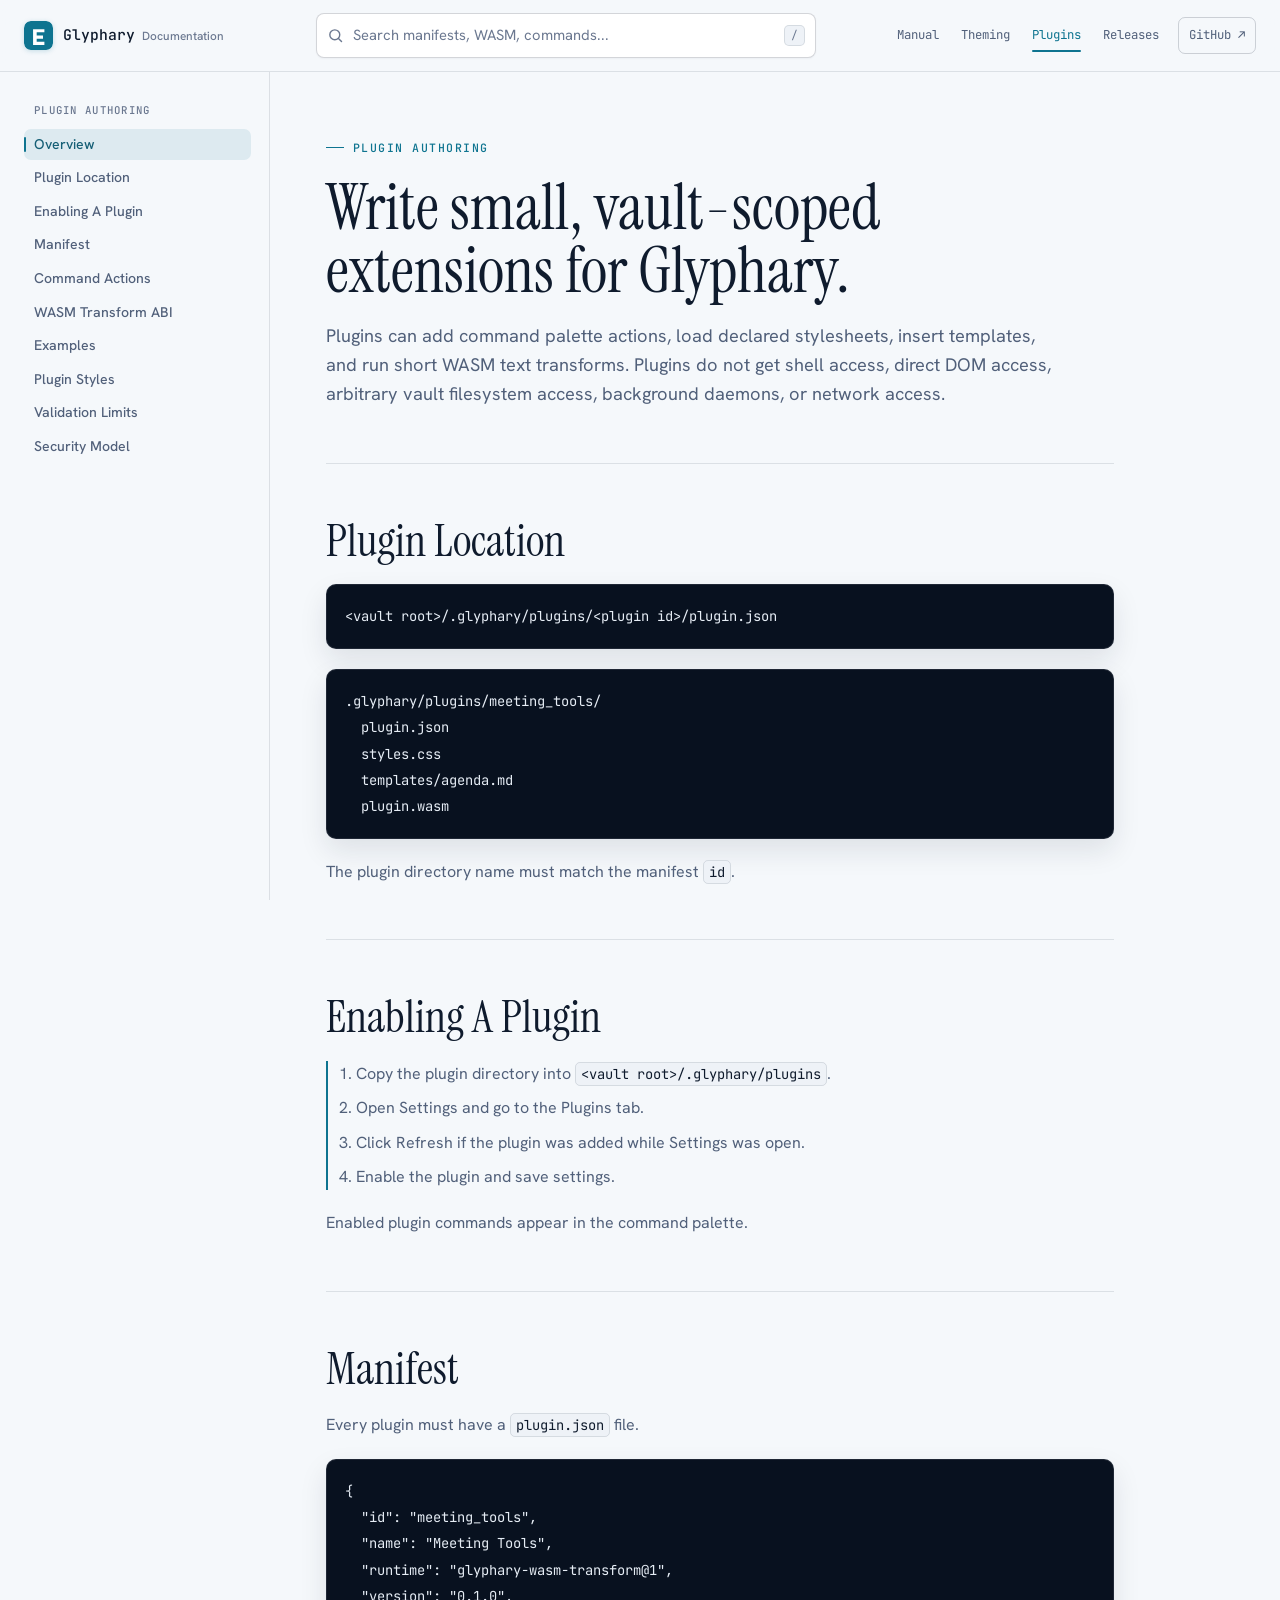
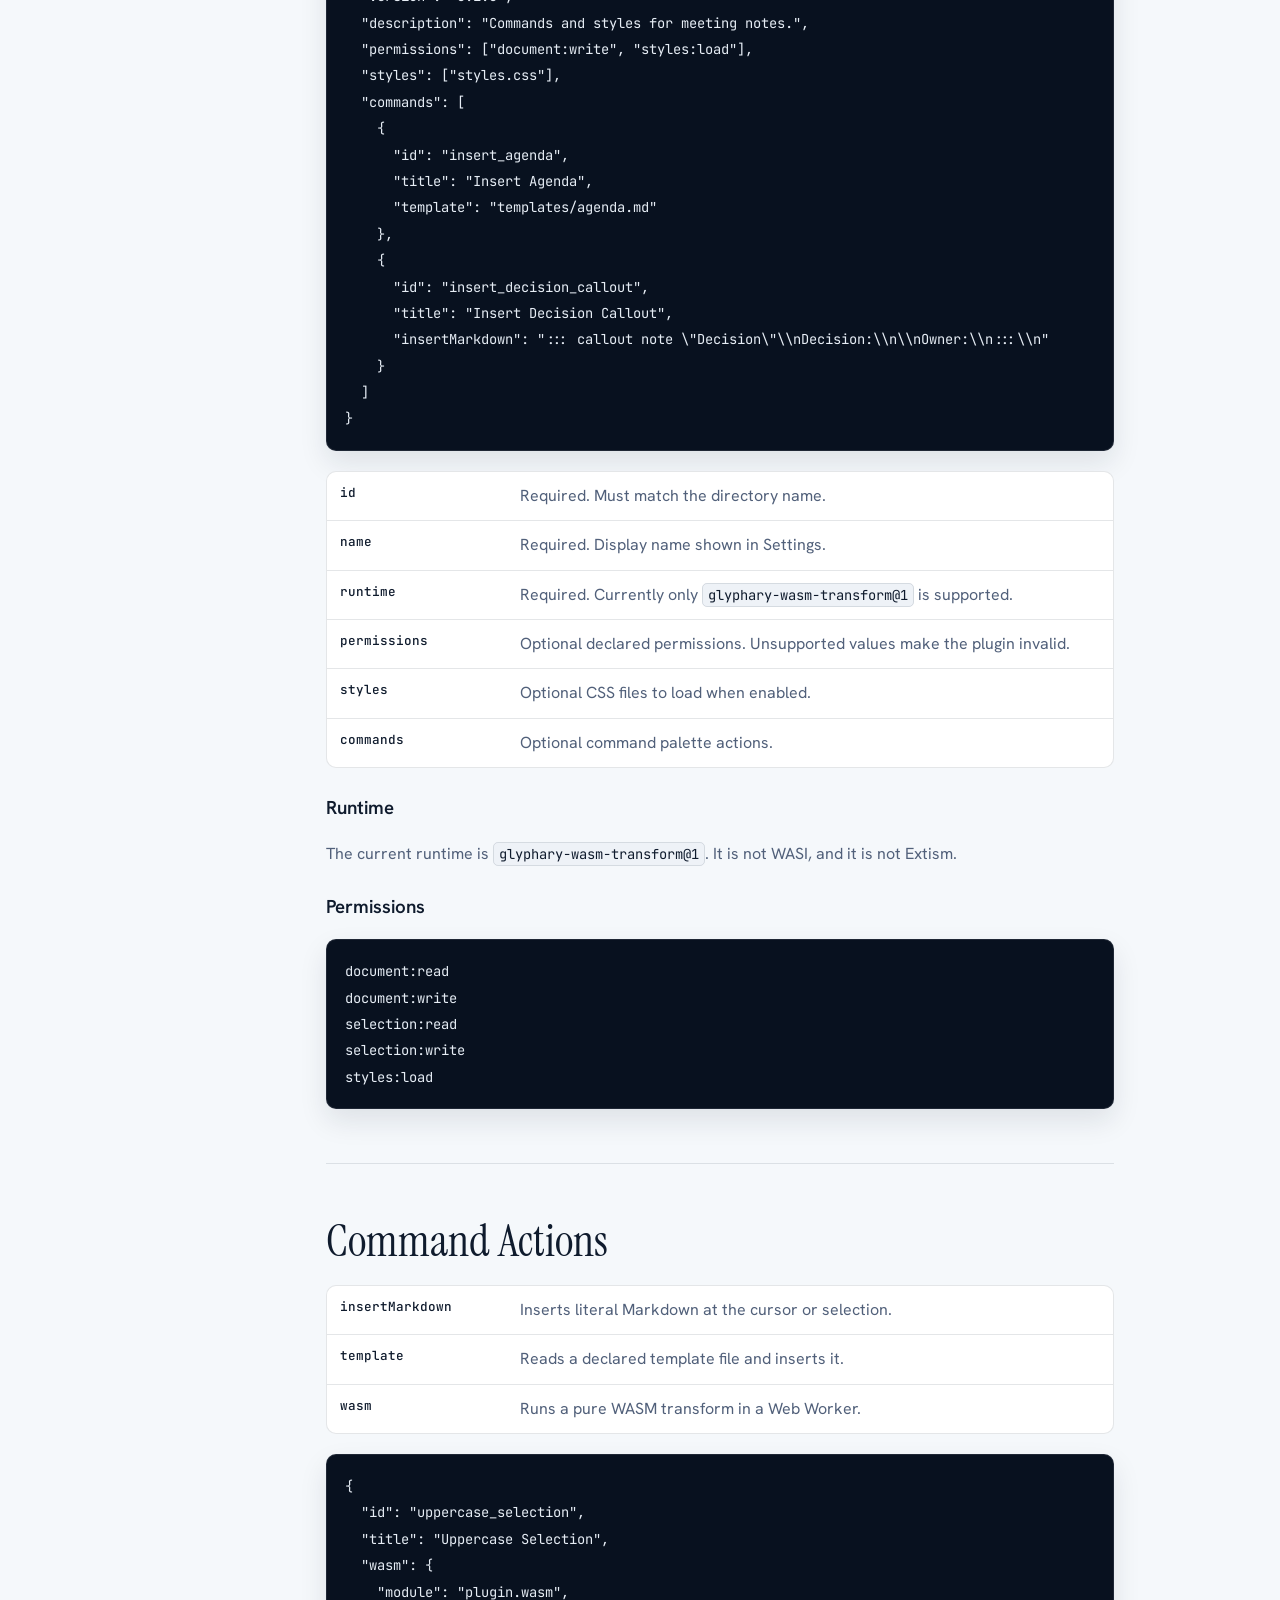
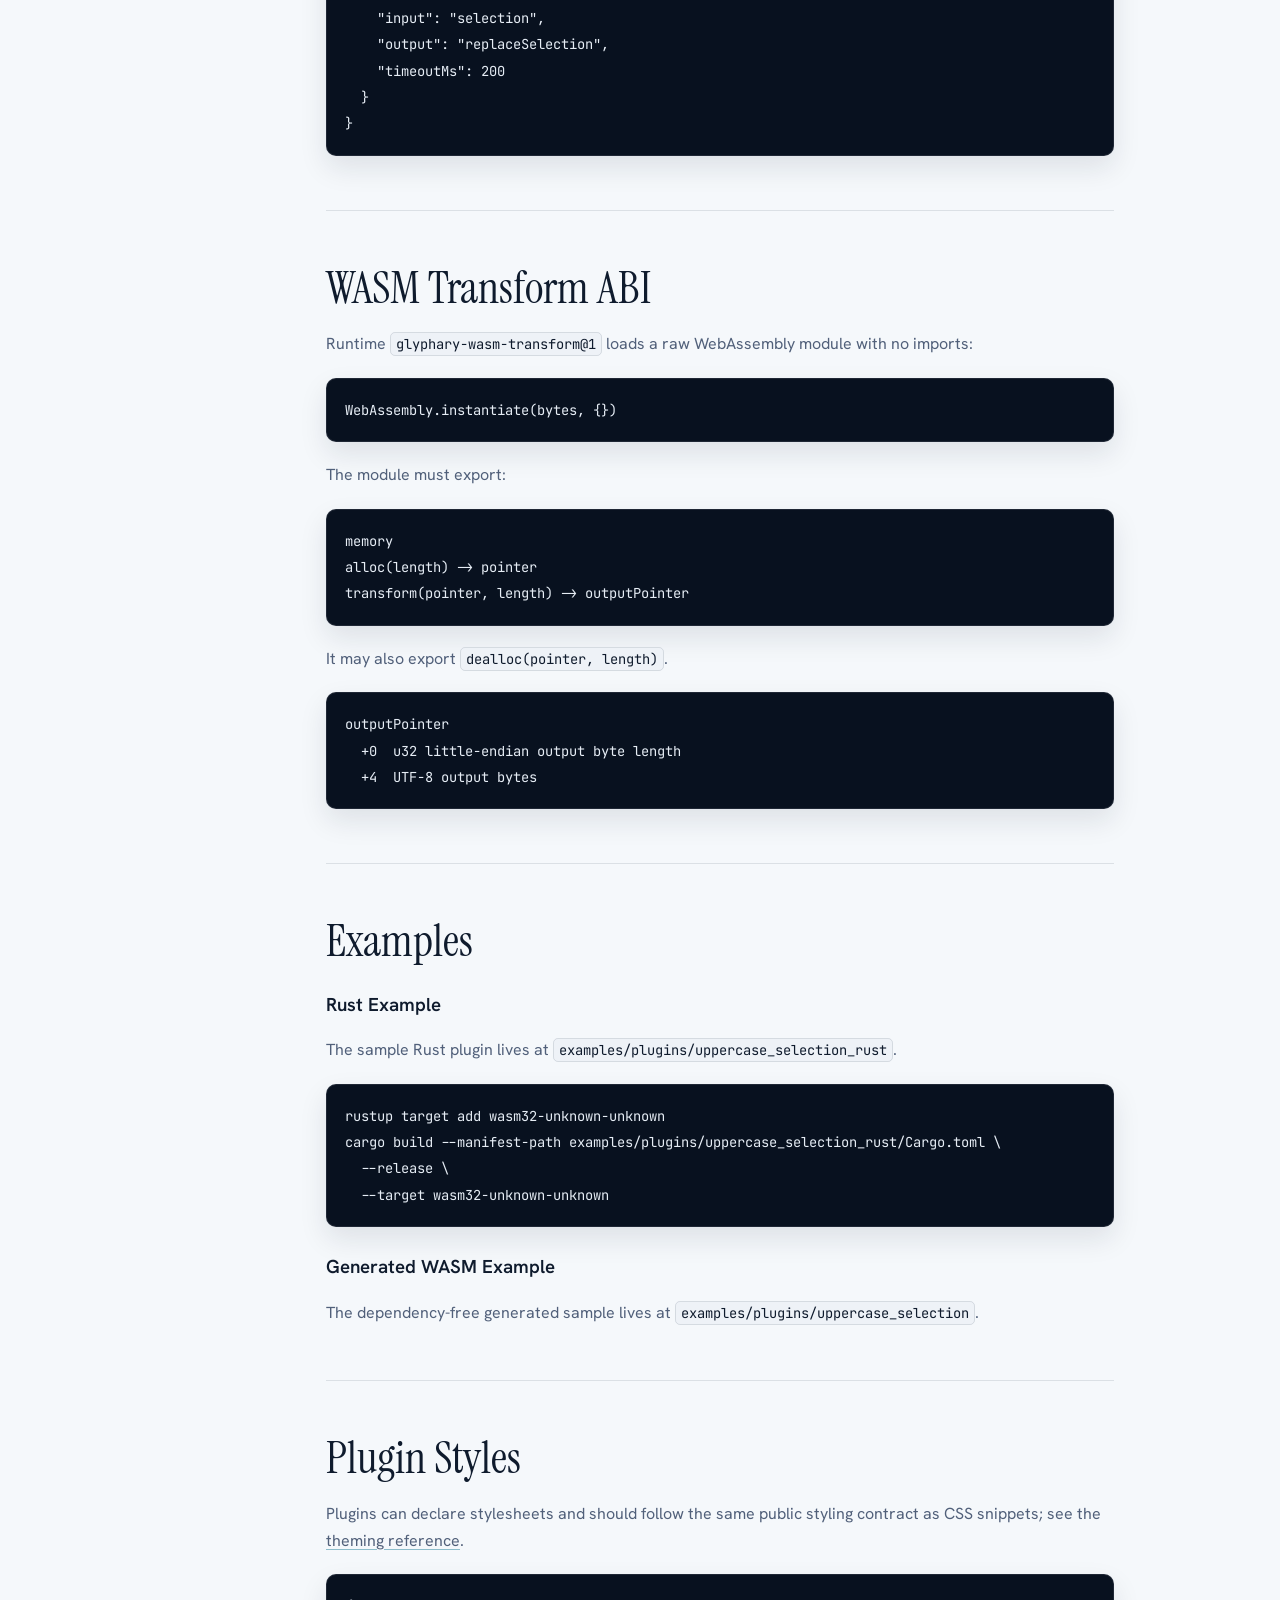
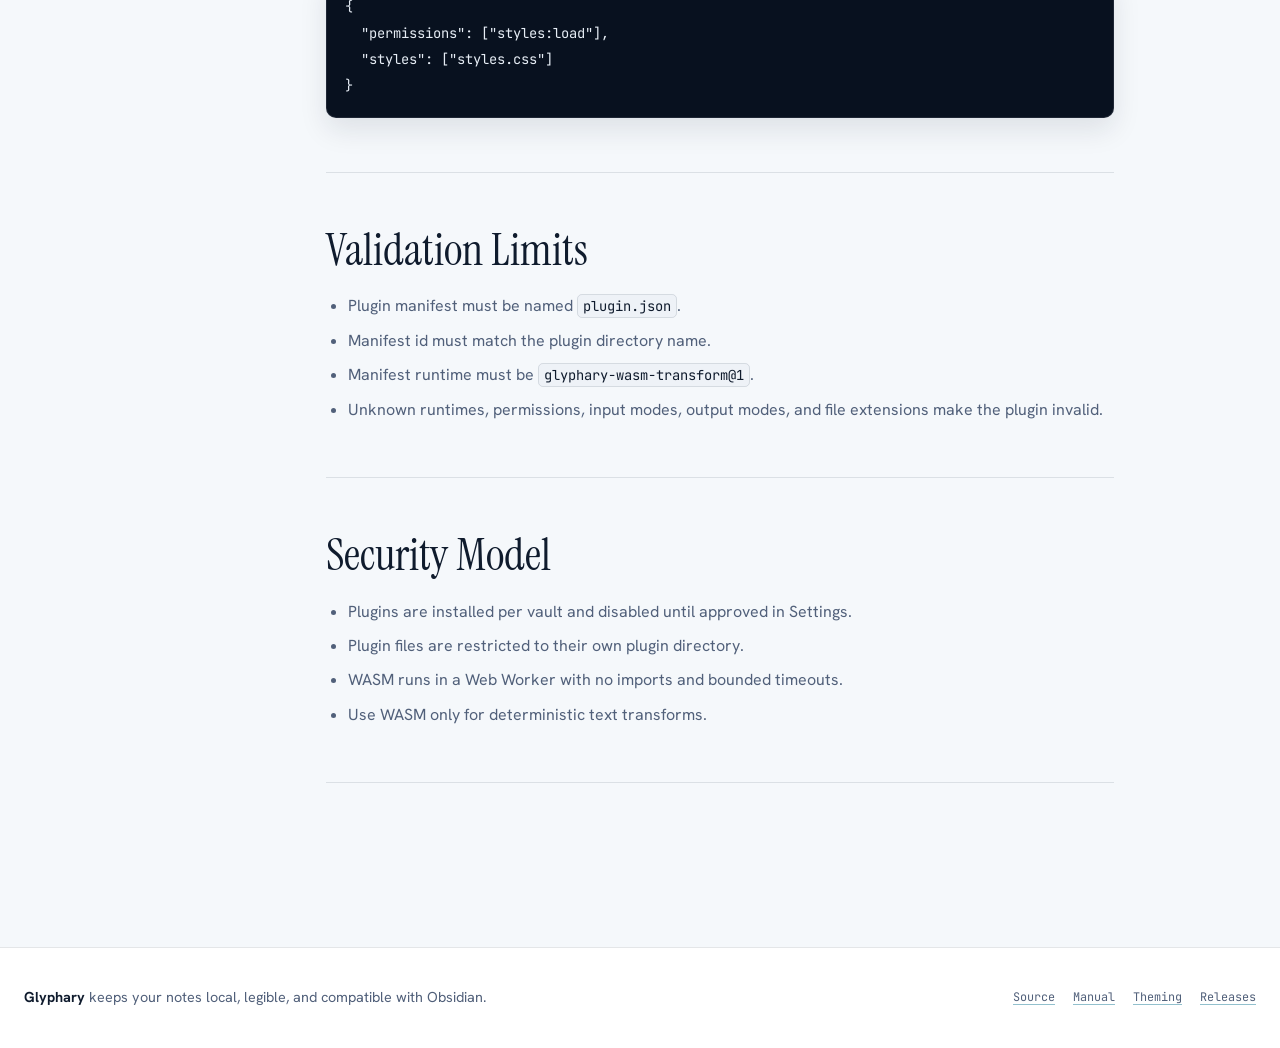
<file: plugins.html>
<!doctype html>
<html lang="en">
  <head>
    <meta charset="UTF-8" />
    <meta name="viewport" content="width=device-width, initial-scale=1.0" />
    <meta name="description" content="Glyphary plugin authoring guide." />
    <title>Glyphary Plugin Authoring</title>
    <link rel="icon" href="./assets/favicon.svg" type="image/svg+xml" />
    <link rel="preconnect" href="https://fonts.googleapis.com" />
    <link rel="preconnect" href="https://fonts.gstatic.com" crossorigin />
    <link
      href="https://fonts.googleapis.com/css2?family=Hanken+Grotesk:wght@400;500;600;700&amp;family=Instrument+Serif:ital@0;1&amp;family=JetBrains+Mono:wght@400;500&amp;display=swap"
      rel="stylesheet"
    />
    <link rel="stylesheet" href="./styles.css" />
  </head>
  <body>
    <a class="skip-link" href="#overview">Skip to documentation</a>
    <header class="manual-topbar">
      <a class="manual-brand" href="./index.html" aria-label="Glyphary documentation home">
        <img src="./assets/favicon.svg" alt="" />
        <span>Glyphary <small>Documentation</small></span>
      </a>
      <button class="sidebar-toggle" type="button" aria-label="Open contents" aria-expanded="false" aria-controls="manual-sidebar">
        <svg width="20" height="20" viewBox="0 0 24 24" fill="none" aria-hidden="true">
          <path d="M4 7h16M4 12h16M4 17h16" stroke="currentColor" stroke-width="2" stroke-linecap="round" />
        </svg>
      </button>
      <label class="manual-search">
        <svg width="17" height="17" viewBox="0 0 24 24" fill="none" aria-hidden="true">
          <circle cx="11" cy="11" r="7" stroke="currentColor" stroke-width="2" />
          <path d="m16.5 16.5 4 4" stroke="currentColor" stroke-width="2" stroke-linecap="round" />
        </svg>
        <span class="sr-only">Search docs</span>
        <input id="manual-search" type="search" placeholder="Search manifests, WASM, commands..." />
        <kbd>/</kbd>
      </label>
      <nav class="manual-toplinks" aria-label="Related documentation">
        <a href="./index.html">Manual</a>
        <a href="./theming.html">Theming</a>
        <a class="current" href="./plugins.html">Plugins</a>
        <a href="./releases.html">Releases</a>
        <a class="external-link" href="https://github.com/glyphary/glyphary">GitHub <span aria-hidden="true">&#8599;</span></a>
      </nav>
    </header>

    <div class="manual-shell">
      <aside id="manual-sidebar" class="manual-sidebar" aria-label="Plugin authoring table of contents">
        <nav>
          <div class="sidebar-pages" aria-label="Documentation pages">
            <a href="./index.html">User manual</a>
            <a href="./theming.html">Theming reference</a>
            <a class="current" href="./plugins.html">Plugin authoring</a>
            <a href="./releases.html">Release notes</a>
          </div>
          <div class="sidebar-group">
            <p>Plugin authoring</p>
            <a href="#overview">Overview</a>
            <a href="#location">Plugin Location</a>
            <a href="#enable">Enabling A Plugin</a>
            <a href="#manifest">Manifest</a>
            <a href="#commands">Command Actions</a>
            <a href="#wasm">WASM Transform ABI</a>
            <a href="#examples">Examples</a>
            <a href="#styles">Plugin Styles</a>
            <a href="#limits">Validation Limits</a>
            <a href="#security">Security Model</a>
          </div>
        </nav>
      </aside>

      <main class="manual-content">
        <section id="overview" class="doc-section hero-section" data-search-text="plugins authoring vault scoped manifest wasm commands styles">
          <p class="section-kicker">Plugin authoring</p>
          <h1>Write small, vault-scoped extensions for Glyphary.</h1>
          <p class="lead">
            Plugins can add command palette actions, load declared stylesheets, insert templates,
            and run short WASM text transforms. Plugins do not get shell access, direct DOM access,
            arbitrary vault filesystem access, background daemons, or network access.
          </p>
        </section>

        <section id="location" class="doc-section" data-search-text="plugin location glyphary plugins folder plugin json directory id">
          <h2>Plugin Location</h2>
          <pre><code>&lt;vault root&gt;/.glyphary/plugins/&lt;plugin id&gt;/plugin.json</code></pre>
          <pre><code>.glyphary/plugins/meeting_tools/
  plugin.json
  styles.css
  templates/agenda.md
  plugin.wasm</code></pre>
          <p>The plugin directory name must match the manifest <code>id</code>.</p>
        </section>

        <section id="enable" class="doc-section" data-search-text="enable plugin settings plugins refresh save command palette">
          <h2>Enabling A Plugin</h2>
          <ol class="task-list">
            <li>Copy the plugin directory into <code>&lt;vault root&gt;/.glyphary/plugins</code>.</li>
            <li>Open Settings and go to the Plugins tab.</li>
            <li>Click Refresh if the plugin was added while Settings was open.</li>
            <li>Enable the plugin and save settings.</li>
          </ol>
          <p>Enabled plugin commands appear in the command palette.</p>
        </section>

        <section id="manifest" class="doc-section" data-search-text="manifest plugin json id runtime permissions styles commands fields validation">
          <h2>Manifest</h2>
          <p>Every plugin must have a <code>plugin.json</code> file.</p>
          <pre><code>{
  "id": "meeting_tools",
  "name": "Meeting Tools",
  "runtime": "glyphary-wasm-transform@1",
  "version": "0.1.0",
  "description": "Commands and styles for meeting notes.",
  "permissions": ["document:write", "styles:load"],
  "styles": ["styles.css"],
  "commands": [
    {
      "id": "insert_agenda",
      "title": "Insert Agenda",
      "template": "templates/agenda.md"
    },
    {
      "id": "insert_decision_callout",
      "title": "Insert Decision Callout",
      "insertMarkdown": "::: callout note \"Decision\"\\nDecision:\\n\\nOwner:\\n:::\\n"
    }
  ]
}</code></pre>
          <table class="reference-table">
            <tbody>
              <tr><th>id</th><td>Required. Must match the directory name.</td></tr>
              <tr><th>name</th><td>Required. Display name shown in Settings.</td></tr>
              <tr><th>runtime</th><td>Required. Currently only <code>glyphary-wasm-transform@1</code> is supported.</td></tr>
              <tr><th>permissions</th><td>Optional declared permissions. Unsupported values make the plugin invalid.</td></tr>
              <tr><th>styles</th><td>Optional CSS files to load when enabled.</td></tr>
              <tr><th>commands</th><td>Optional command palette actions.</td></tr>
            </tbody>
          </table>
          <h3>Runtime</h3>
          <p>The current runtime is <code>glyphary-wasm-transform@1</code>. It is not WASI, and it is not Extism.</p>
          <h3>Permissions</h3>
          <pre><code>document:read
document:write
selection:read
selection:write
styles:load</code></pre>
        </section>

        <section id="commands" class="doc-section" data-search-text="command actions insert markdown template wasm selection document output">
          <h2>Command Actions</h2>
          <table class="reference-table">
            <tbody>
              <tr><th>insertMarkdown</th><td>Inserts literal Markdown at the cursor or selection.</td></tr>
              <tr><th>template</th><td>Reads a declared template file and inserts it.</td></tr>
              <tr><th>wasm</th><td>Runs a pure WASM transform in a Web Worker.</td></tr>
            </tbody>
          </table>
          <pre><code>{
  "id": "uppercase_selection",
  "title": "Uppercase Selection",
  "wasm": {
    "module": "plugin.wasm",
    "input": "selection",
    "output": "replaceSelection",
    "timeoutMs": 200
  }
}</code></pre>
        </section>

        <section id="wasm" class="doc-section" data-search-text="wasm transform abi memory alloc dealloc imports worker utf8 output pointer">
          <h2>WASM Transform ABI</h2>
          <p>Runtime <code>glyphary-wasm-transform@1</code> loads a raw WebAssembly module with no imports:</p>
          <pre><code>WebAssembly.instantiate(bytes, {})</code></pre>
          <p>The module must export:</p>
          <pre><code>memory
alloc(length) -&gt; pointer
transform(pointer, length) -&gt; outputPointer</code></pre>
          <p>It may also export <code>dealloc(pointer, length)</code>.</p>
          <pre><code>outputPointer
  +0  u32 little-endian output byte length
  +4  UTF-8 output bytes</code></pre>
        </section>

        <section id="examples" class="doc-section" data-search-text="examples rust generated wasm uppercase selection install build">
          <h2>Examples</h2>
          <h3>Rust Example</h3>
          <p>The sample Rust plugin lives at <code>examples/plugins/uppercase_selection_rust</code>.</p>
          <pre><code>rustup target add wasm32-unknown-unknown
cargo build --manifest-path examples/plugins/uppercase_selection_rust/Cargo.toml \
  --release \
  --target wasm32-unknown-unknown</code></pre>
          <h3>Generated WASM Example</h3>
          <p>The dependency-free generated sample lives at <code>examples/plugins/uppercase_selection</code>.</p>
        </section>

        <section id="styles" class="doc-section" data-search-text="plugin styles css stylesheets theme snippets metadata">
          <h2>Plugin Styles</h2>
          <p>Plugins can declare stylesheets and should follow the same public styling contract as CSS snippets; see the <a href="./theming.html">theming reference</a>.</p>
          <pre><code>{
  "permissions": ["styles:load"],
  "styles": ["styles.css"]
}</code></pre>
        </section>

        <section id="limits" class="doc-section" data-search-text="validation limits invalid runtime permissions manifest path extensions">
          <h2>Validation Limits</h2>
          <ul>
            <li>Plugin manifest must be named <code>plugin.json</code>.</li>
            <li>Manifest id must match the plugin directory name.</li>
            <li>Manifest runtime must be <code>glyphary-wasm-transform@1</code>.</li>
            <li>Unknown runtimes, permissions, input modes, output modes, and file extensions make the plugin invalid.</li>
          </ul>
        </section>

        <section id="security" class="doc-section" data-search-text="security model sandbox worker no imports no shell no filesystem recommendations">
          <h2>Security Model</h2>
          <ul>
            <li>Plugins are installed per vault and disabled until approved in Settings.</li>
            <li>Plugin files are restricted to their own plugin directory.</li>
            <li>WASM runs in a Web Worker with no imports and bounded timeouts.</li>
            <li>Use WASM only for deterministic text transforms.</li>
          </ul>
        </section>
      </main>
    </div>

    <footer class="manual-footer">
      <p><strong>Glyphary</strong> keeps your notes local, legible, and compatible with Obsidian.</p>
      <nav aria-label="Footer navigation">
        <a href="https://github.com/glyphary/glyphary">Source</a>
        <a href="./index.html">Manual</a>
        <a href="./theming.html">Theming</a>
        <a href="./releases.html">Releases</a>
      </nav>
    </footer>

    <script src="./script.js"></script>
  </body>
</html>
</file>
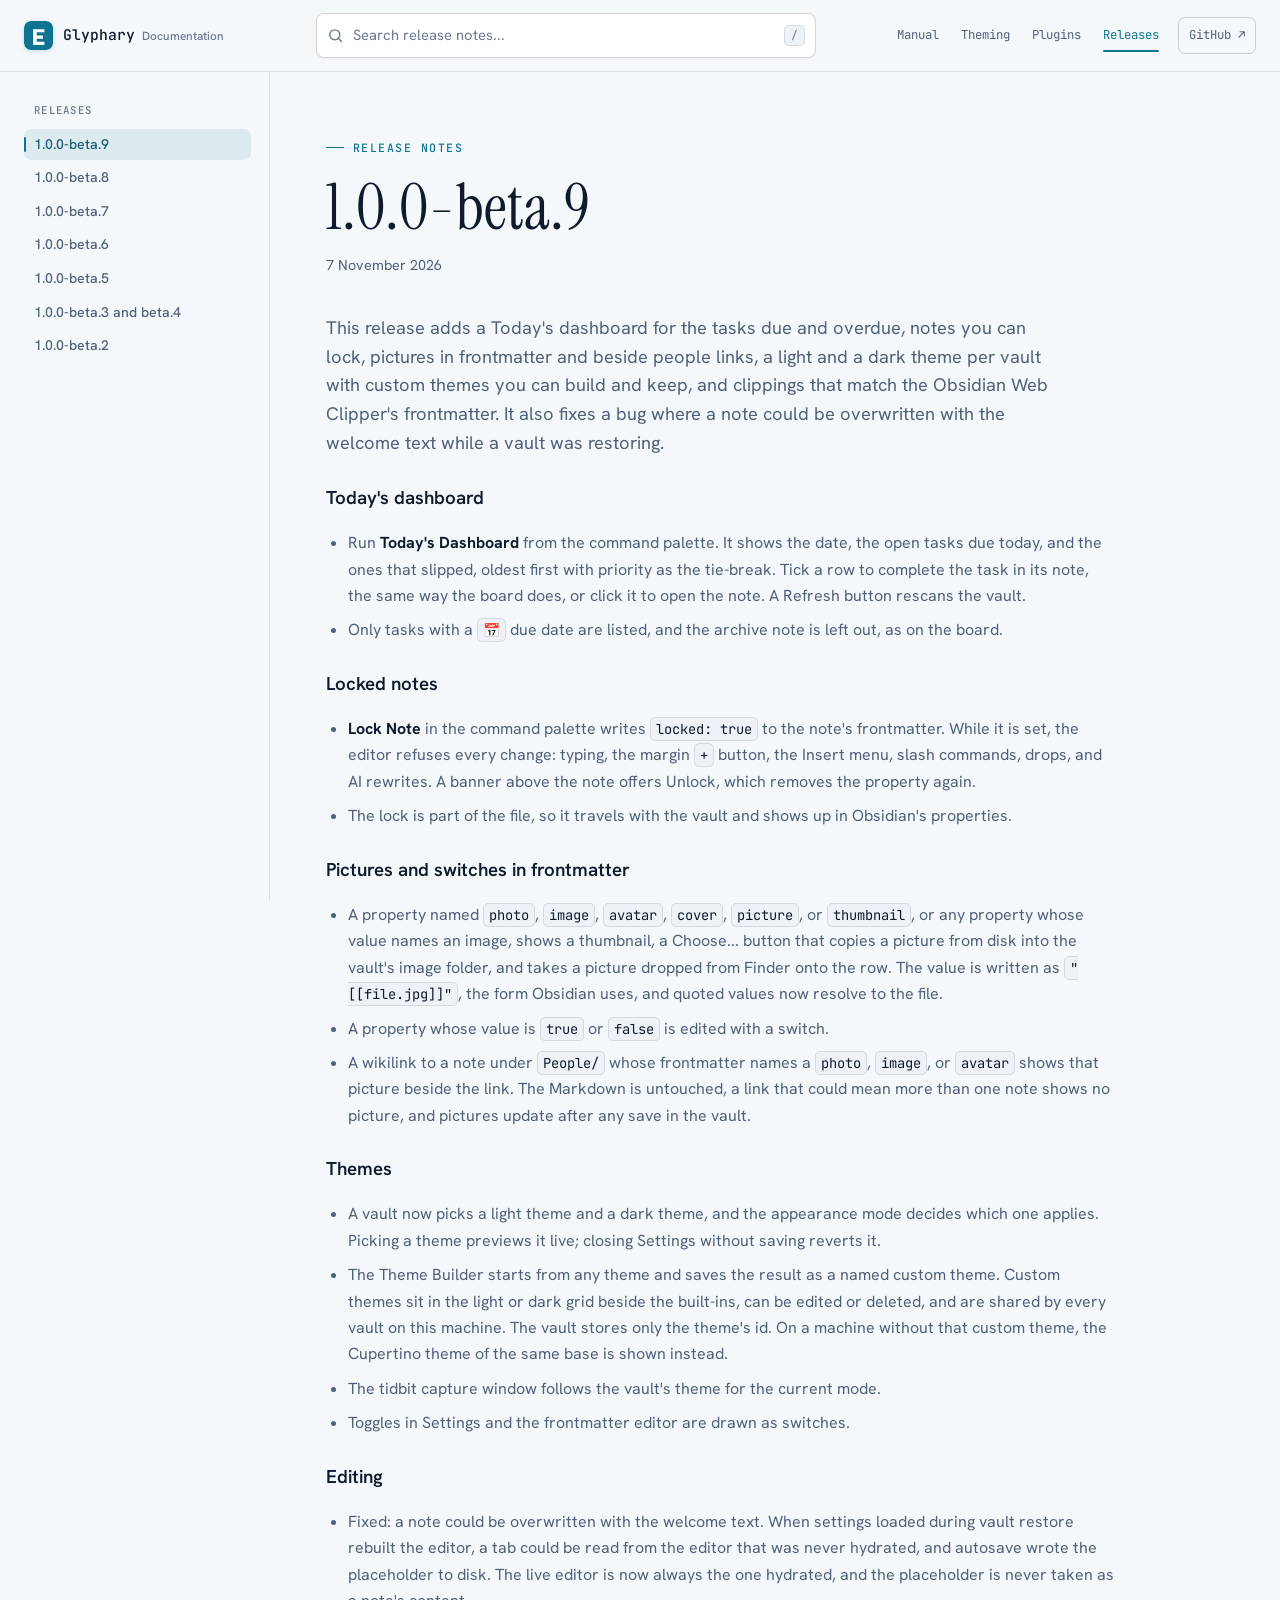
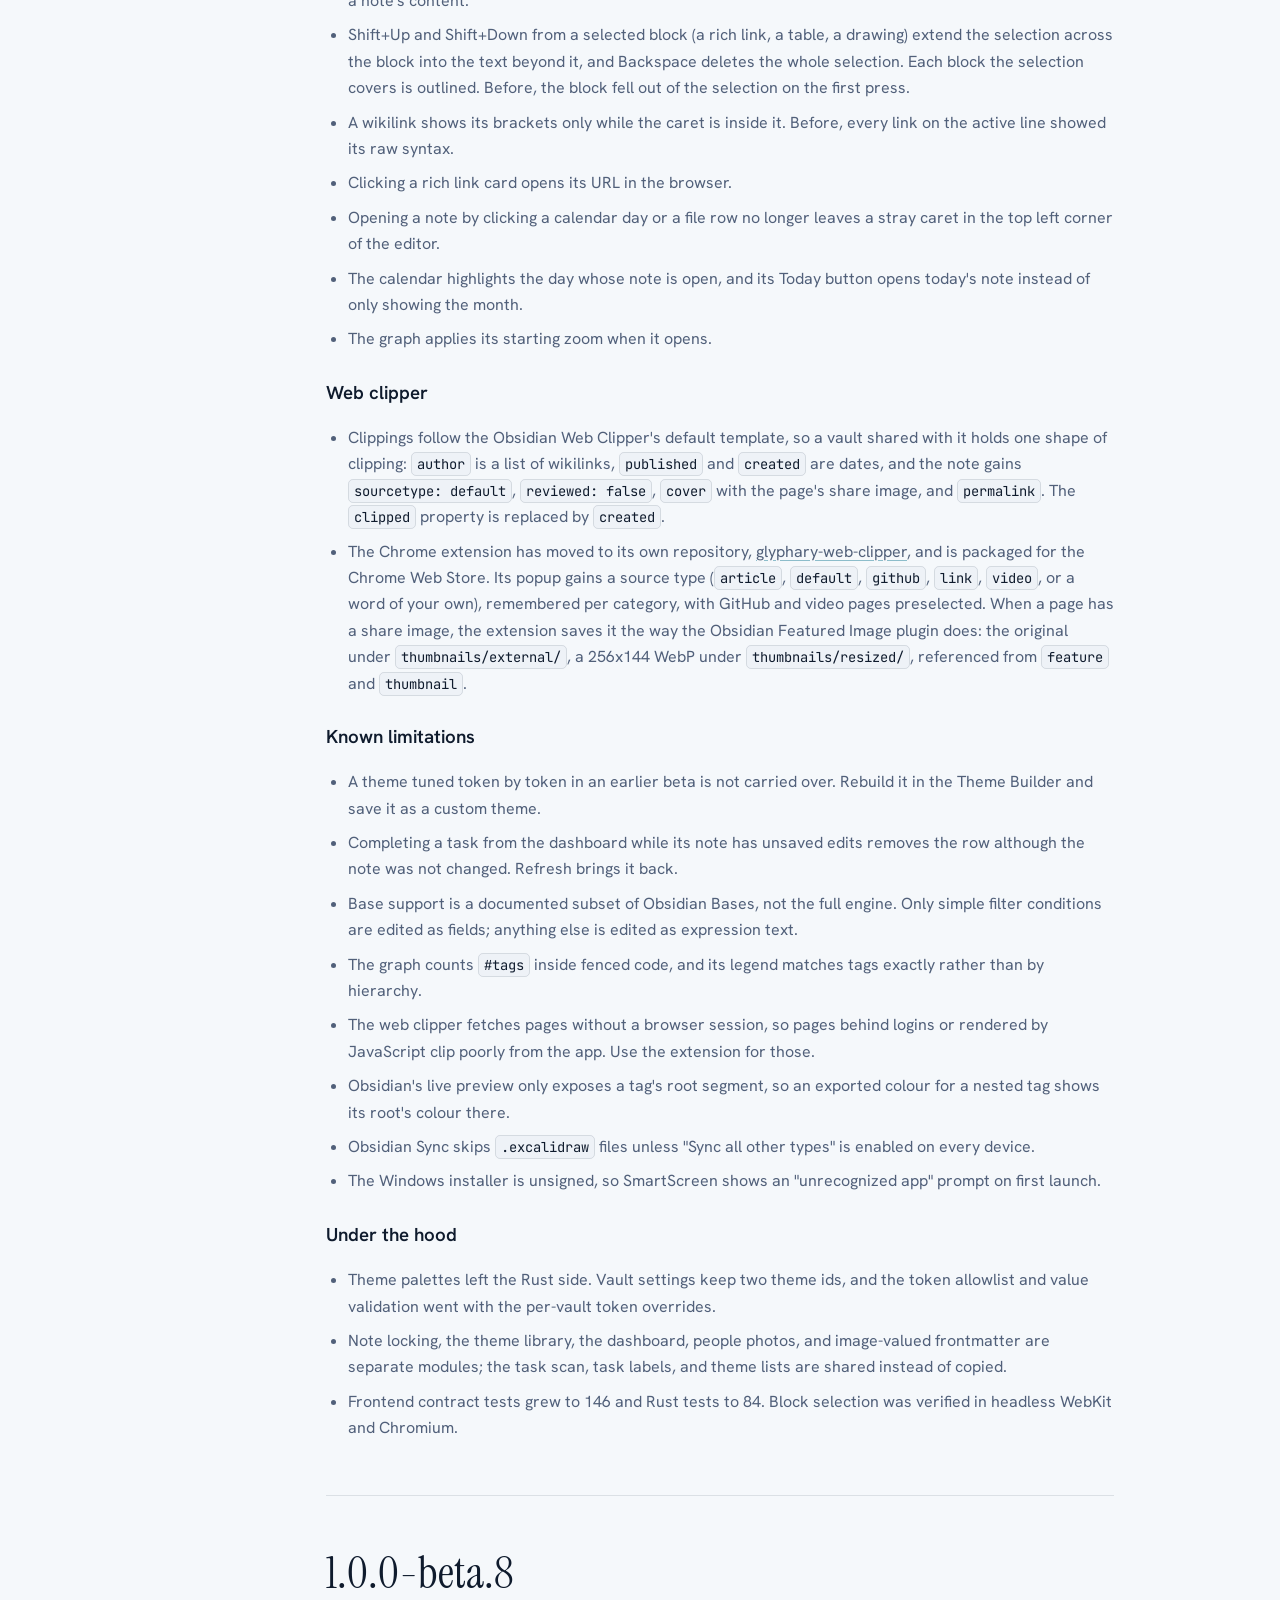
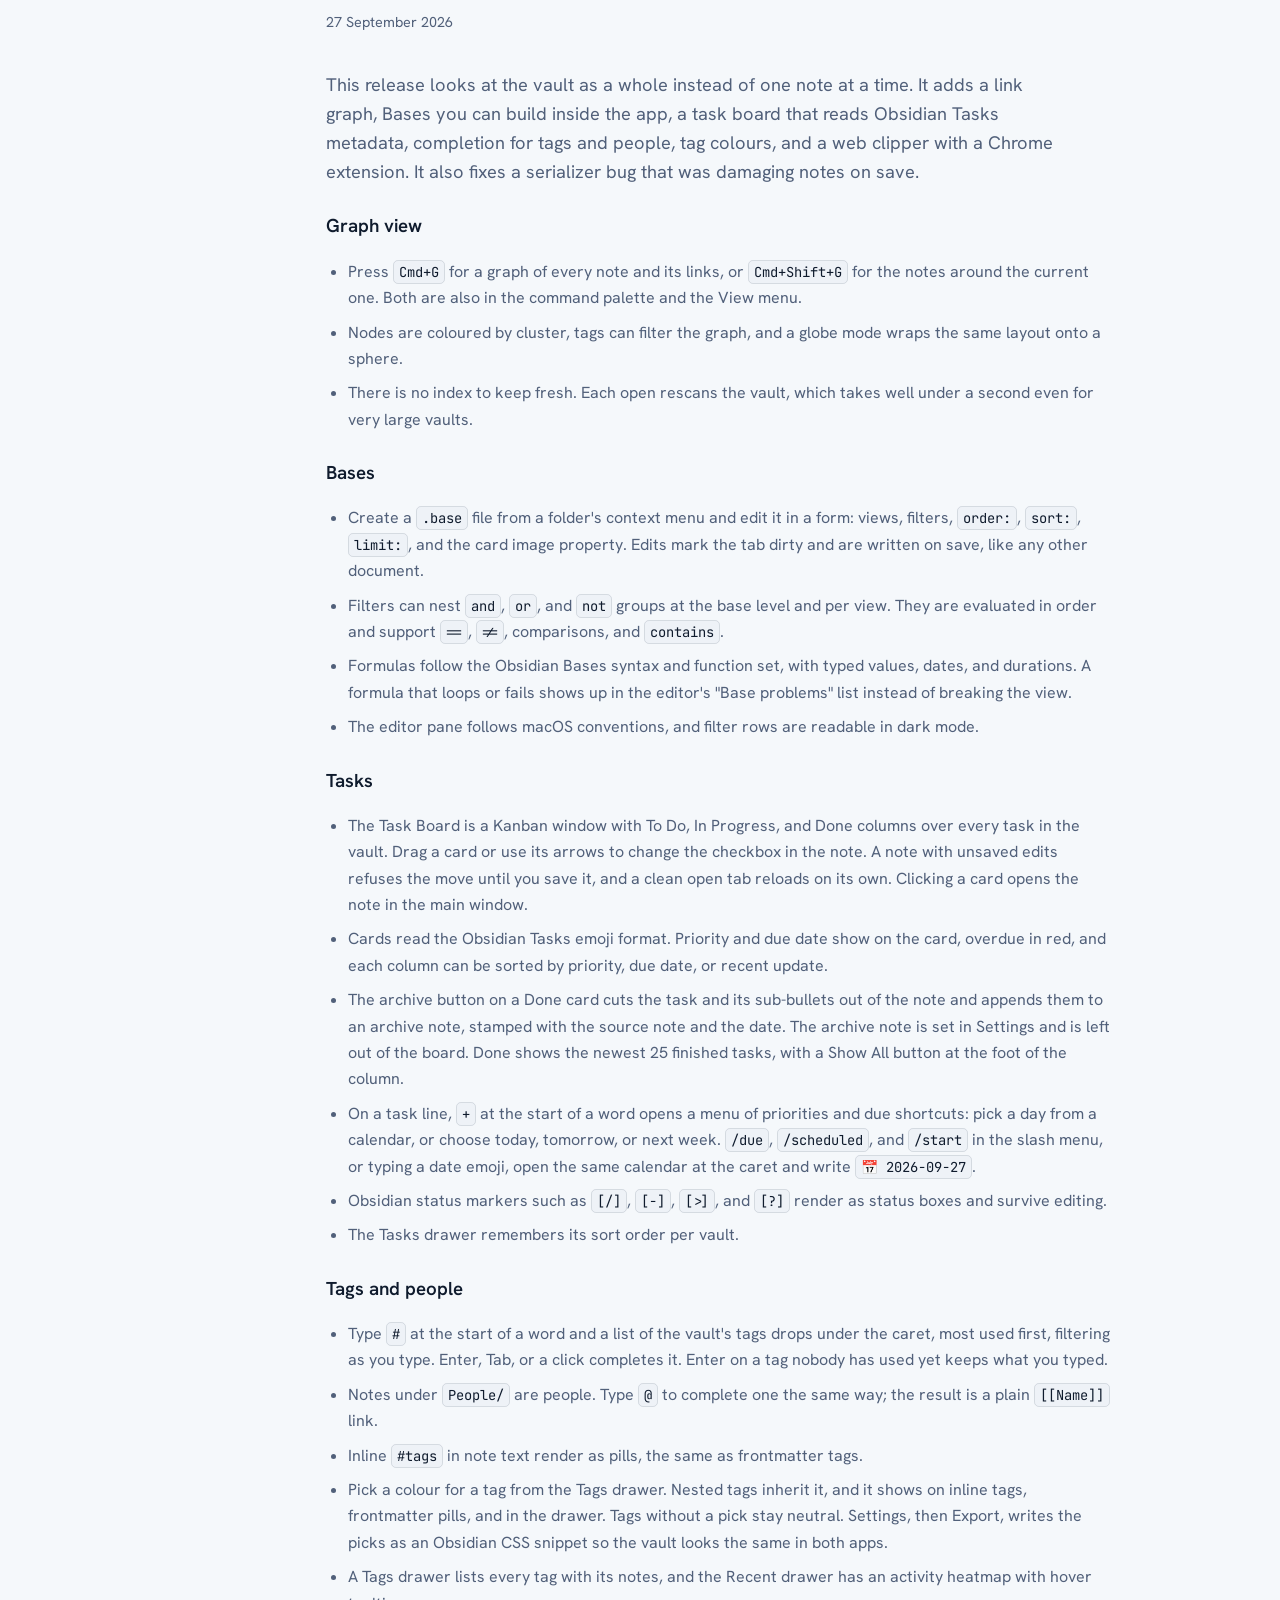
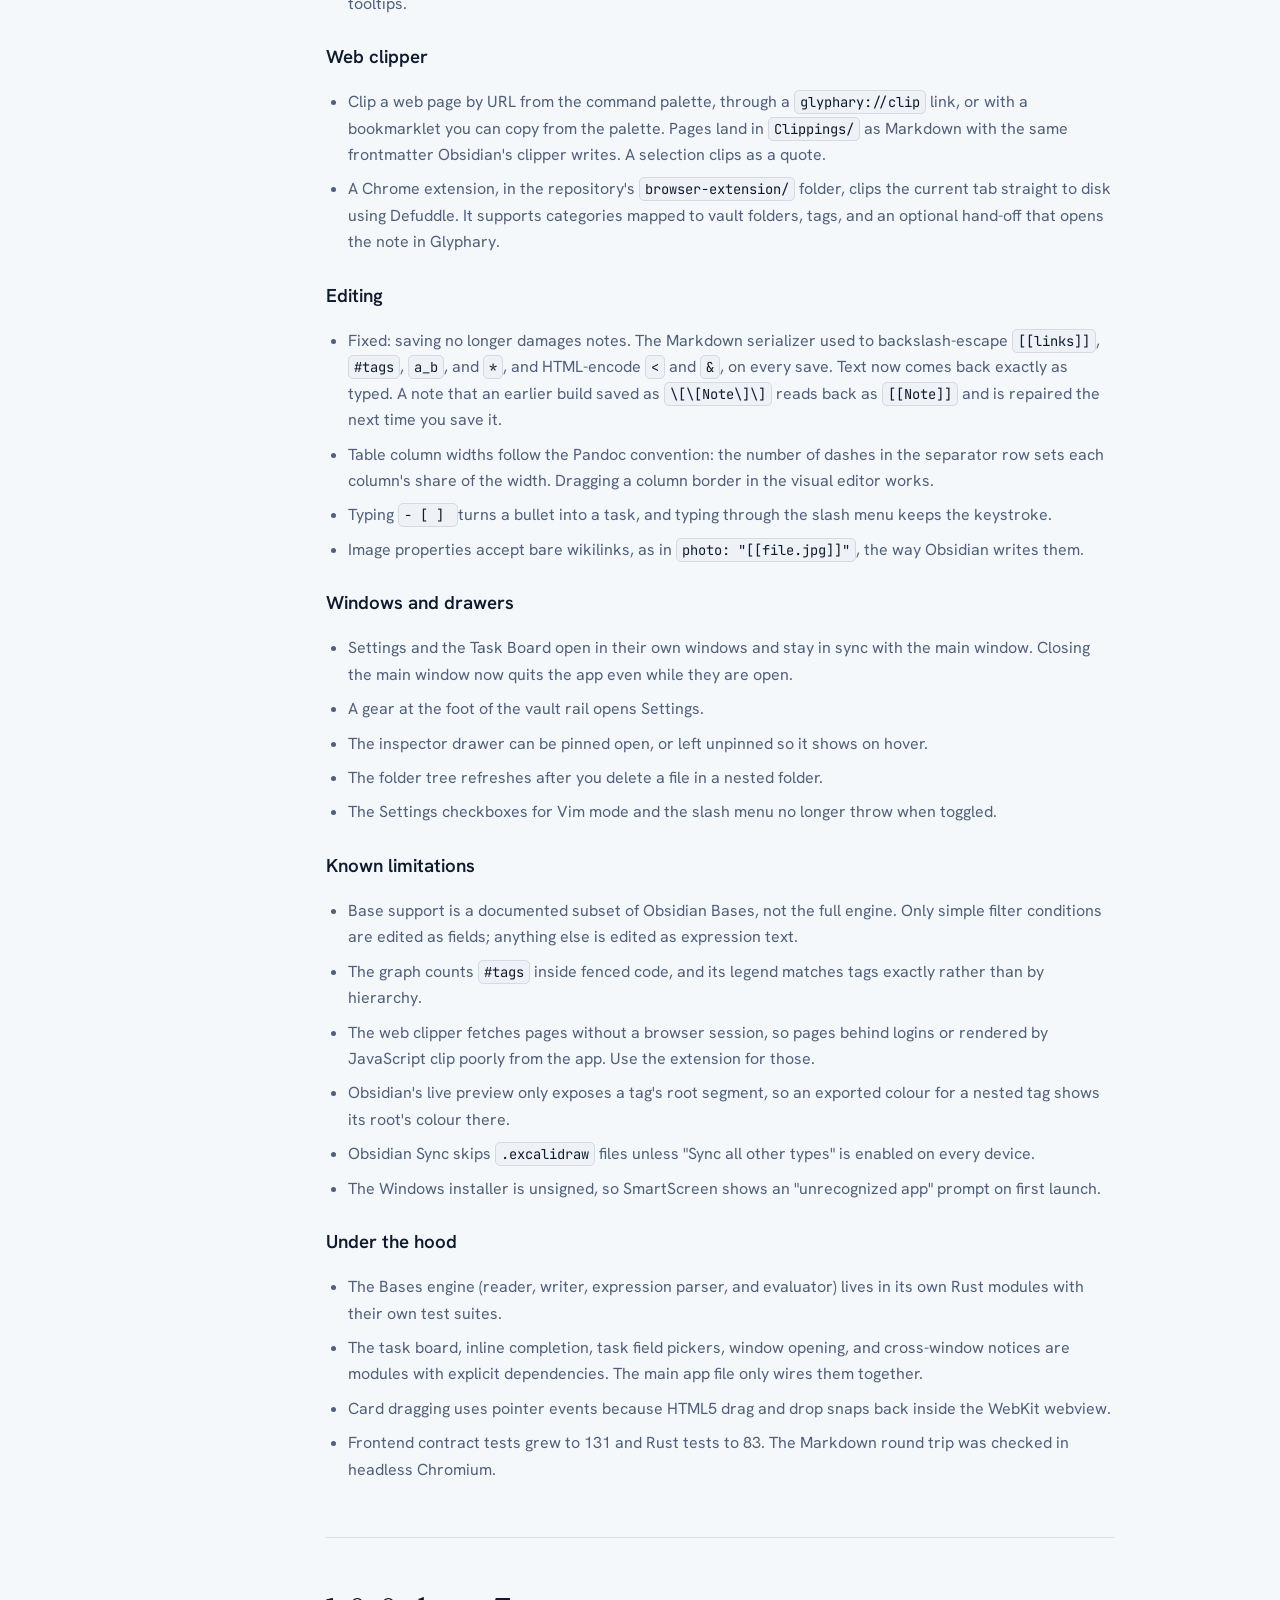
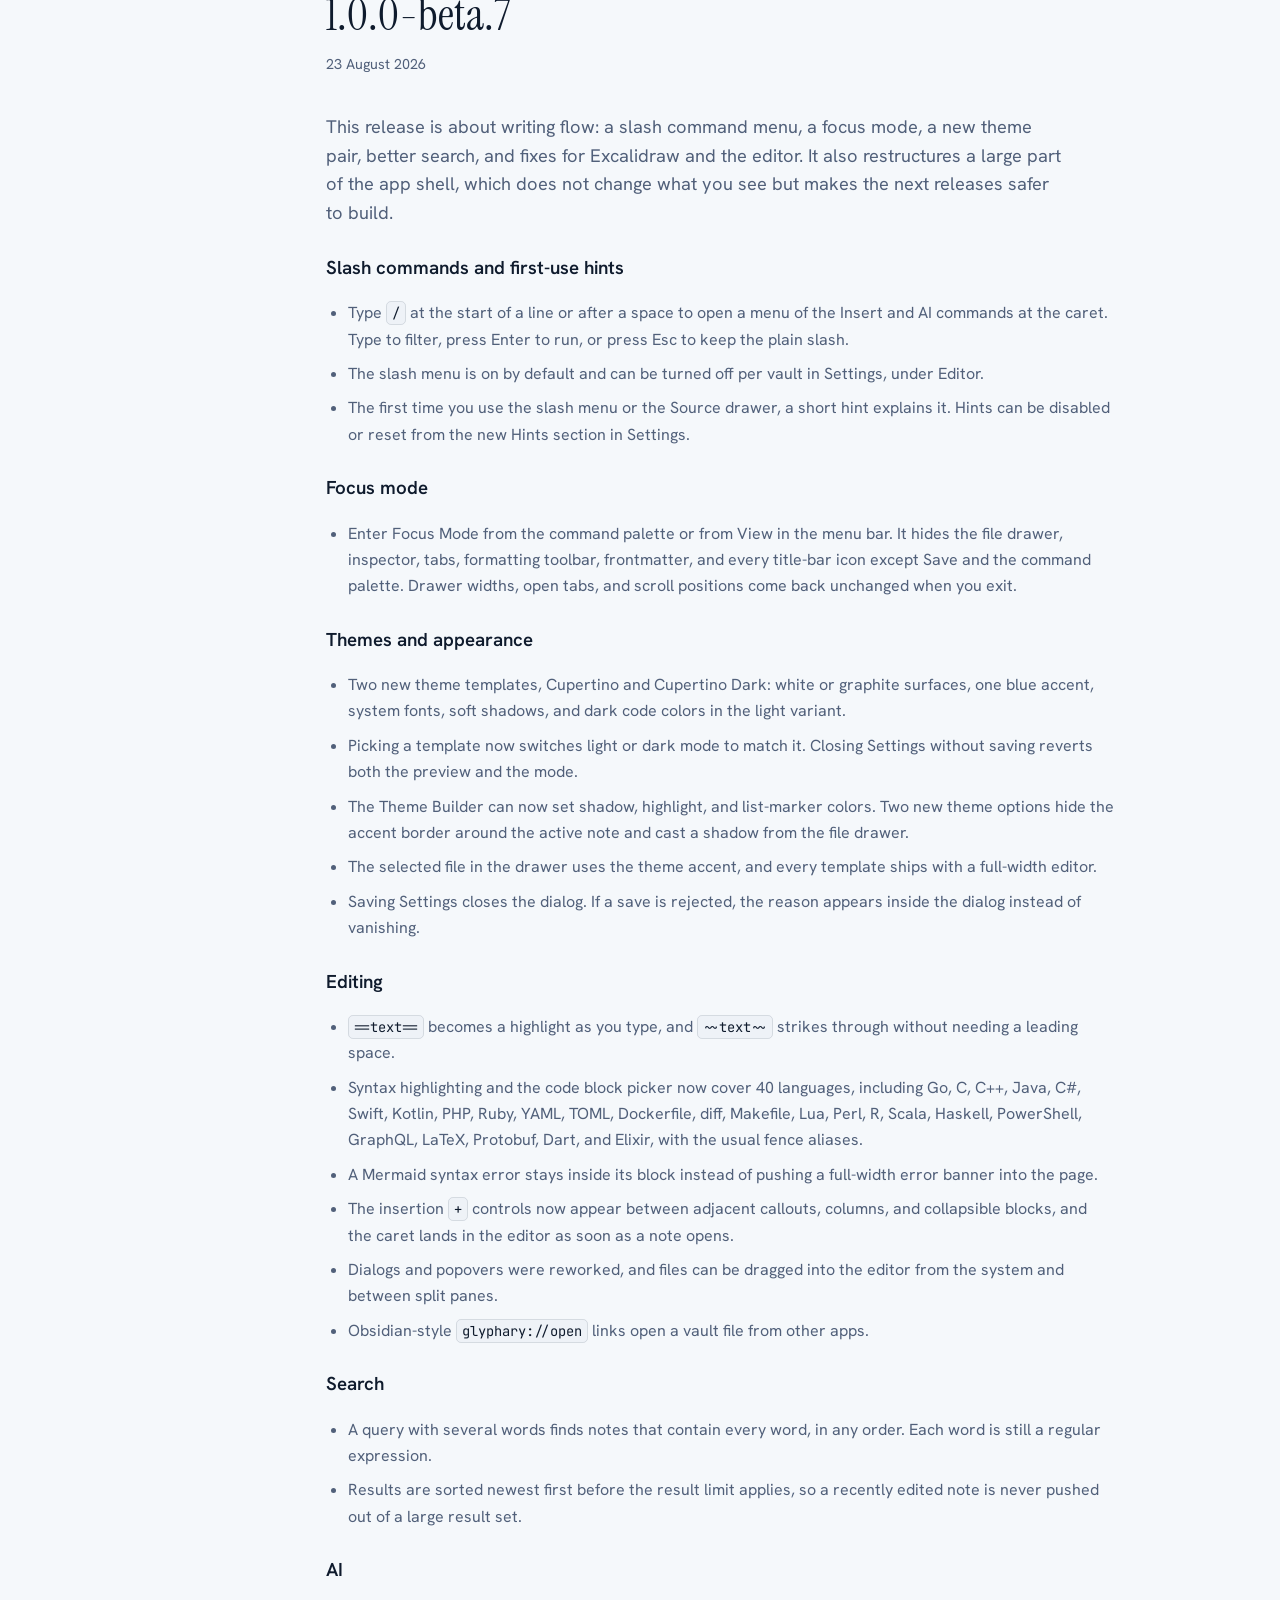
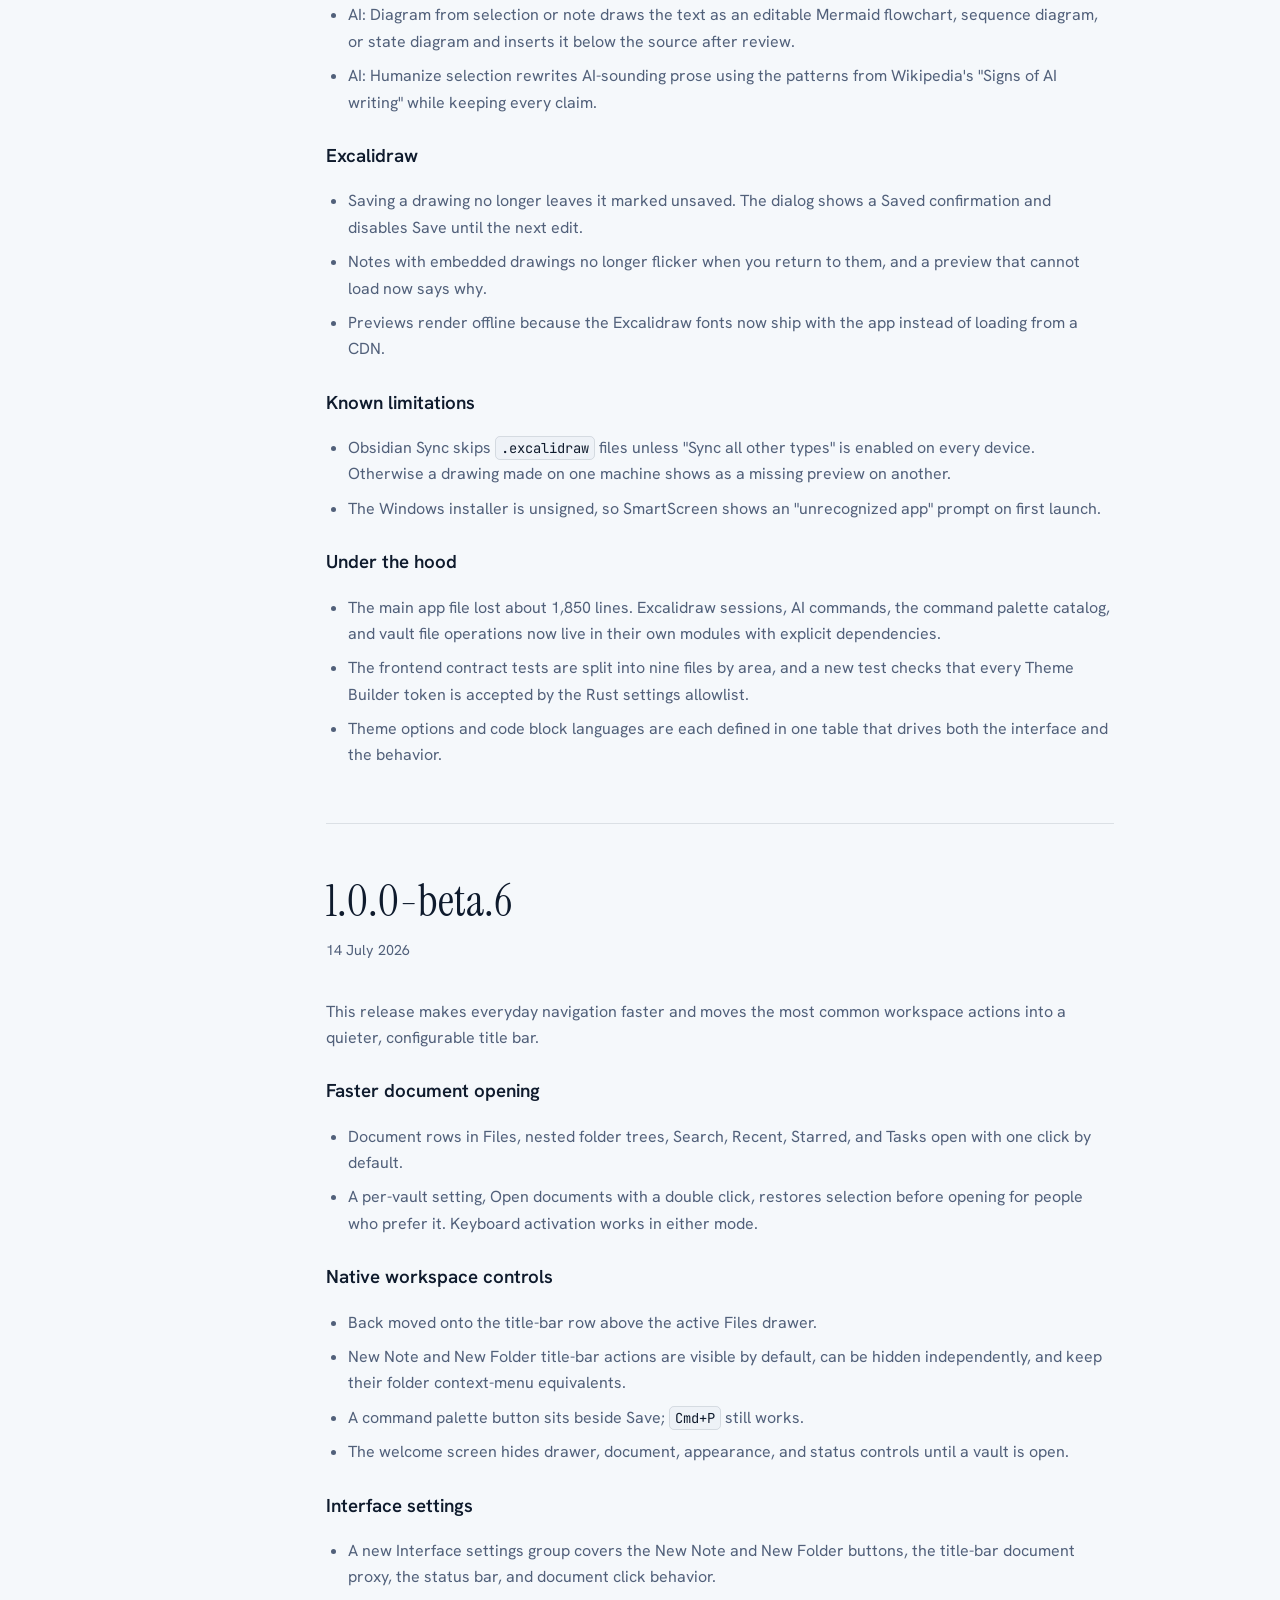
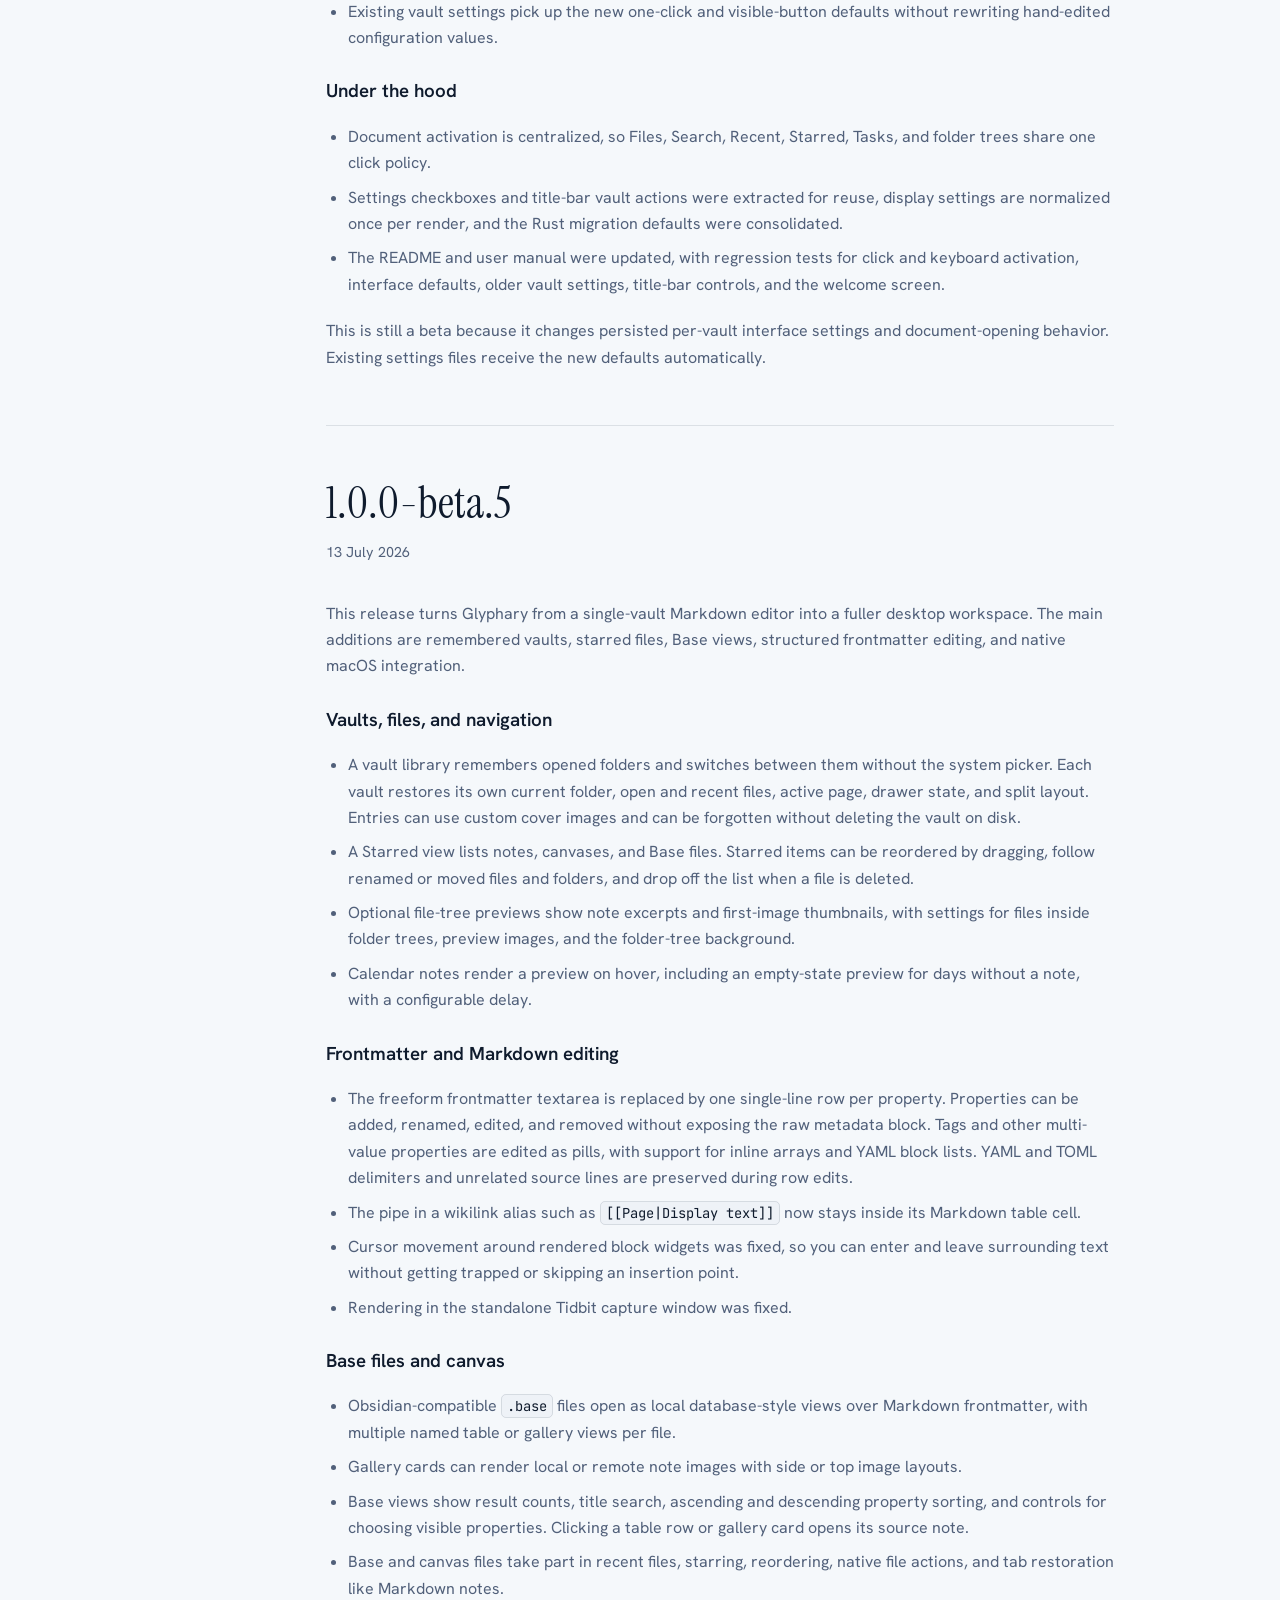
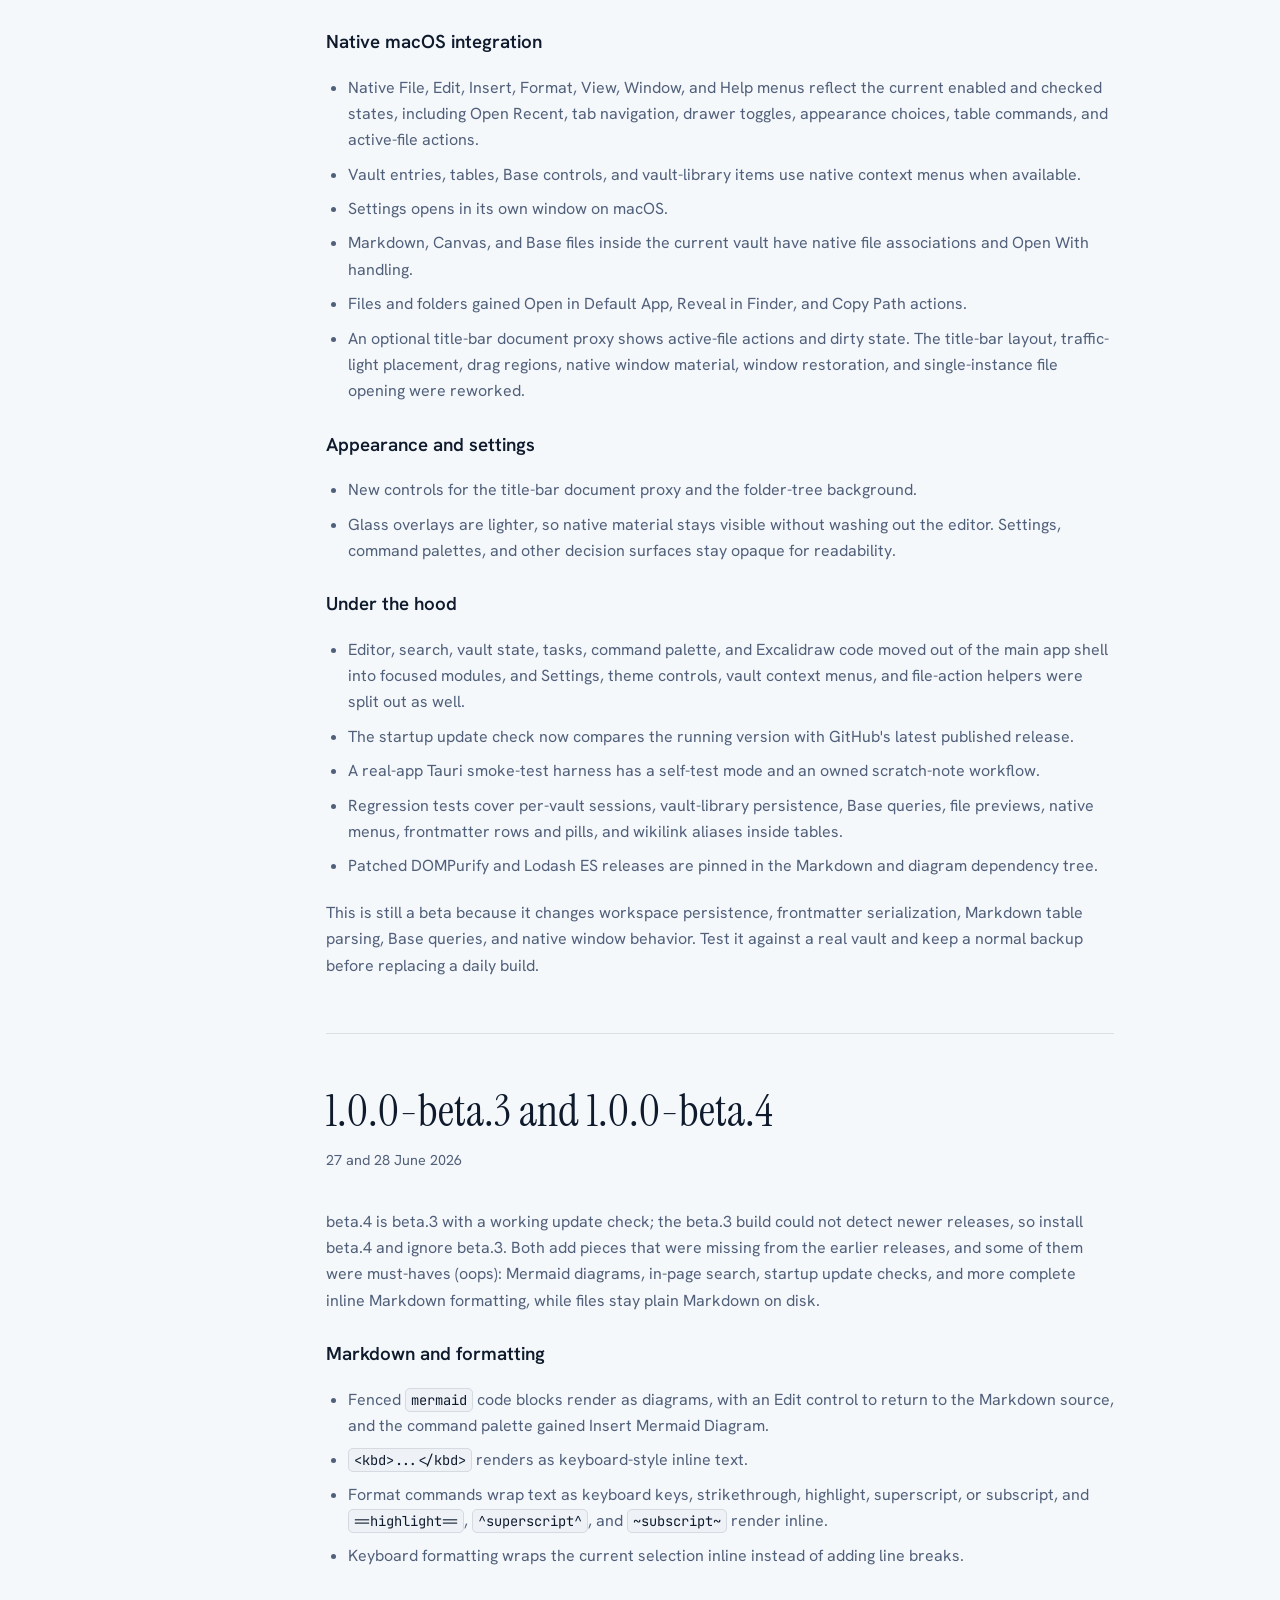
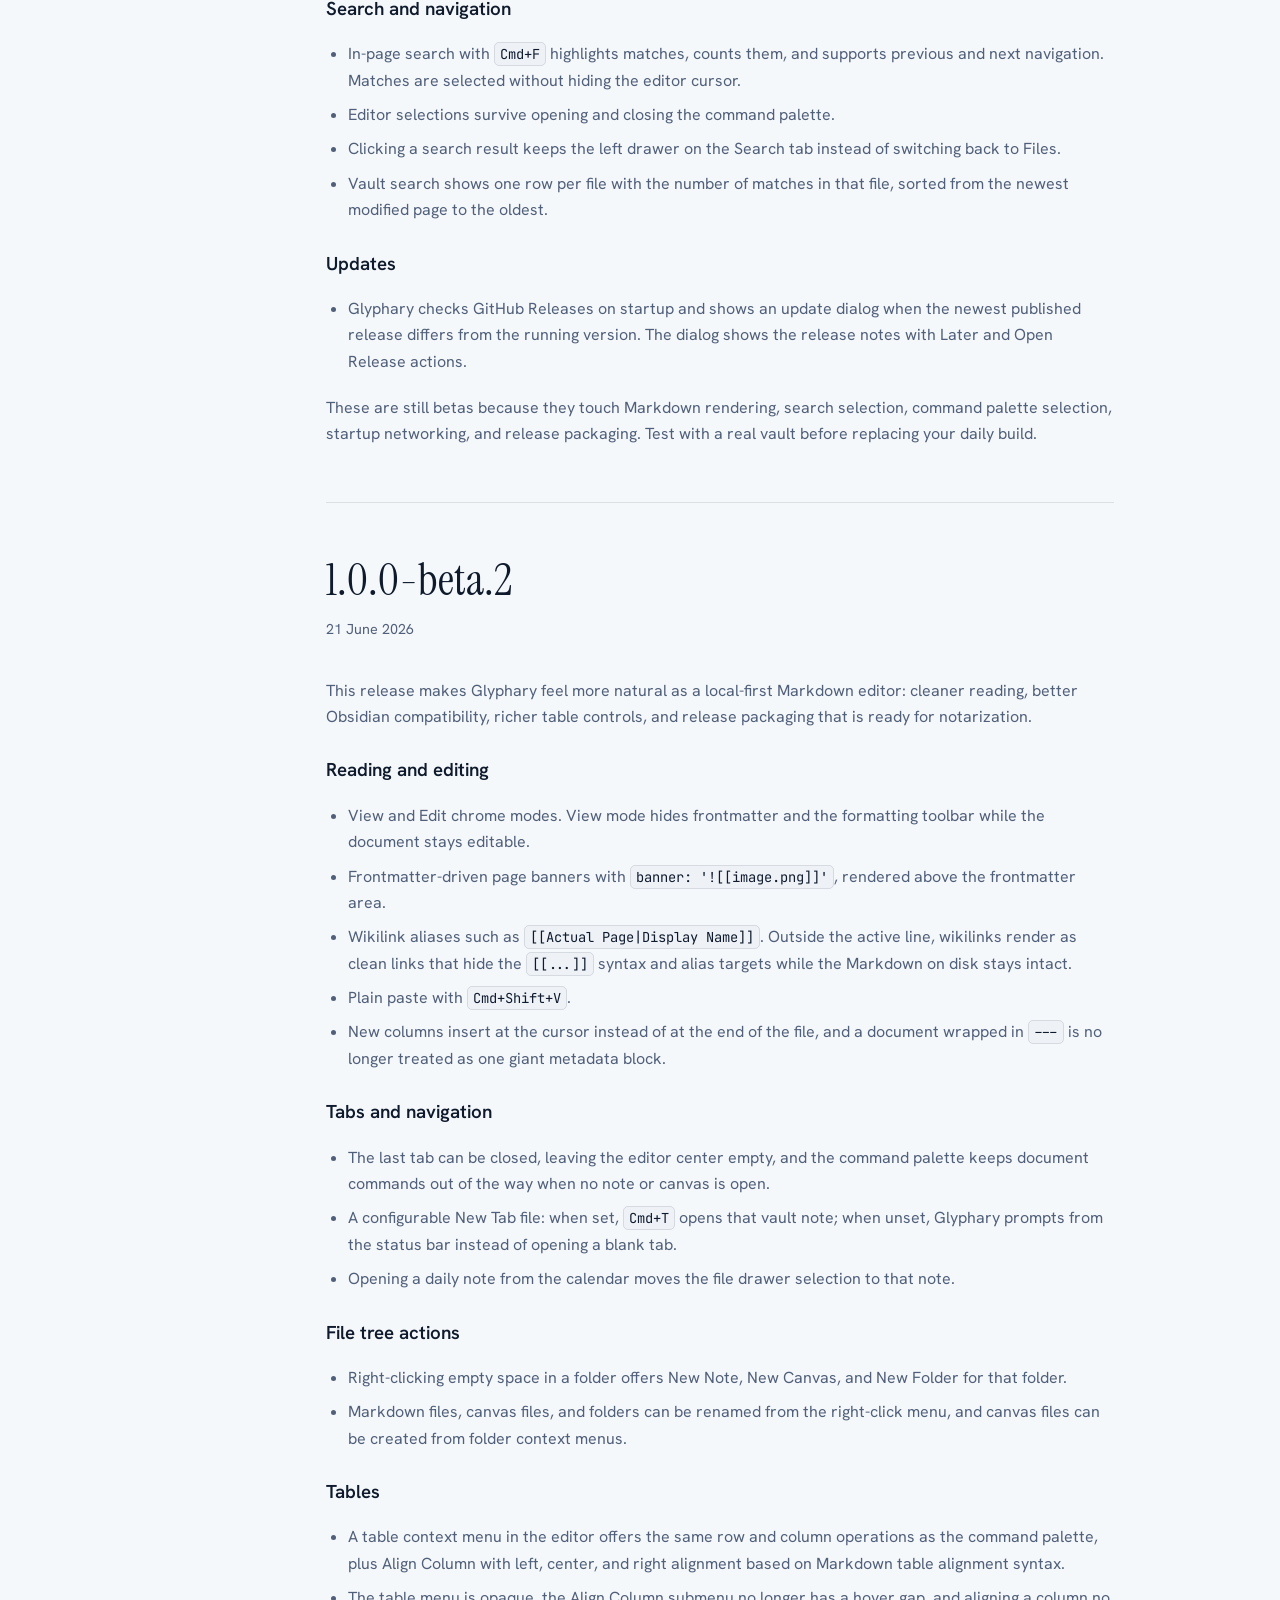
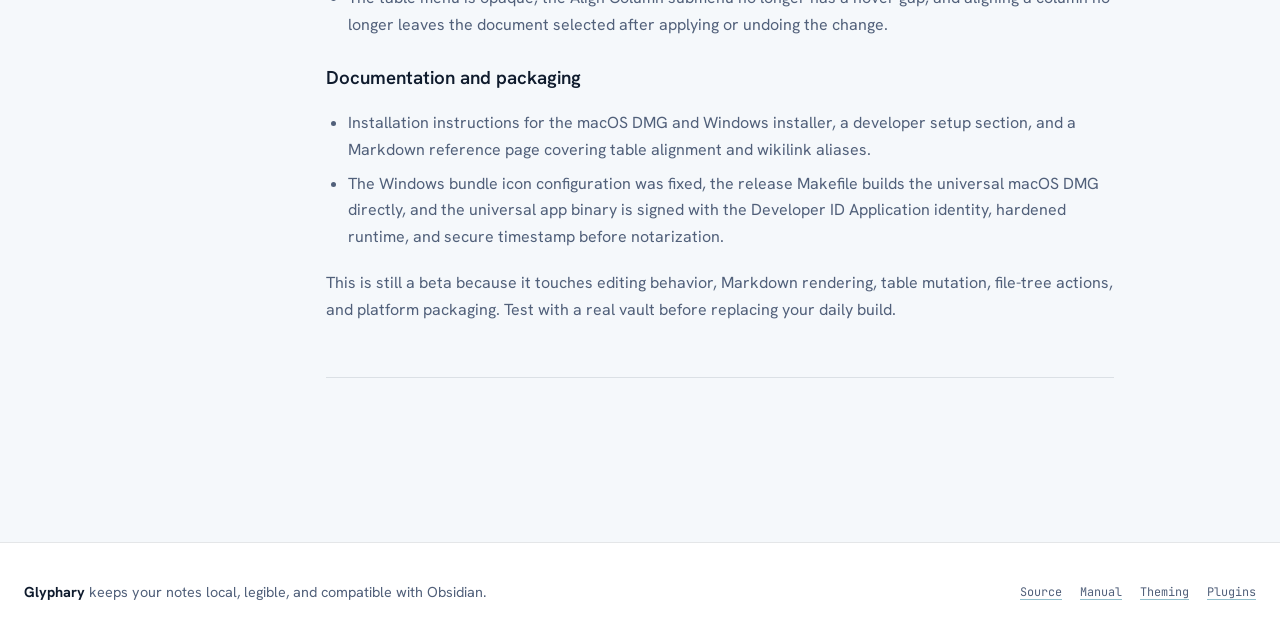
<file: releases.html>
<!doctype html>
<html lang="en">
  <head>
    <meta charset="UTF-8" />
    <meta name="viewport" content="width=device-width, initial-scale=1.0" />
    <meta name="description" content="Glyphary release notes: what changed in each beta, from 1.0.0-beta.2 to 1.0.0-beta.9." />
    <title>Glyphary Release Notes</title>
    <link rel="icon" href="./assets/favicon.svg" type="image/svg+xml" />
    <link rel="preconnect" href="https://fonts.googleapis.com" />
    <link rel="preconnect" href="https://fonts.gstatic.com" crossorigin />
    <link
      href="https://fonts.googleapis.com/css2?family=Hanken+Grotesk:wght@400;500;600;700&amp;family=Instrument+Serif:ital@0;1&amp;family=JetBrains+Mono:wght@400;500&amp;display=swap"
      rel="stylesheet"
    />
    <link rel="stylesheet" href="./styles.css" />
  </head>
  <body>
    <a class="skip-link" href="#beta-9">Skip to release notes</a>
    <header class="manual-topbar">
      <a class="manual-brand" href="./index.html" aria-label="Glyphary documentation home">
        <img src="./assets/favicon.svg" alt="" />
        <span>Glyphary <small>Documentation</small></span>
      </a>
      <button class="sidebar-toggle" type="button" aria-label="Open contents" aria-expanded="false" aria-controls="manual-sidebar">
        <svg width="20" height="20" viewBox="0 0 24 24" fill="none" aria-hidden="true">
          <path d="M4 7h16M4 12h16M4 17h16" stroke="currentColor" stroke-width="2" stroke-linecap="round" />
        </svg>
      </button>
      <label class="manual-search">
        <svg width="17" height="17" viewBox="0 0 24 24" fill="none" aria-hidden="true">
          <circle cx="11" cy="11" r="7" stroke="currentColor" stroke-width="2" />
          <path d="m16.5 16.5 4 4" stroke="currentColor" stroke-width="2" stroke-linecap="round" />
        </svg>
        <span class="sr-only">Search docs</span>
        <input id="manual-search" type="search" placeholder="Search release notes..." />
        <kbd>/</kbd>
      </label>
      <nav class="manual-toplinks" aria-label="Related documentation">
        <a href="./index.html">Manual</a>
        <a href="./theming.html">Theming</a>
        <a href="./plugins.html">Plugins</a>
        <a class="current" href="./releases.html">Releases</a>
        <a class="external-link" href="https://github.com/glyphary/glyphary">GitHub <span aria-hidden="true">&#8599;</span></a>
      </nav>
    </header>

    <div class="manual-shell">
      <aside id="manual-sidebar" class="manual-sidebar" aria-label="Release notes table of contents">
        <nav>
          <div class="sidebar-pages" aria-label="Documentation pages">
            <a href="./index.html">User manual</a>
            <a href="./theming.html">Theming reference</a>
            <a href="./plugins.html">Plugin authoring</a>
            <a class="current" href="./releases.html">Release notes</a>
          </div>
          <div class="sidebar-group">
            <p>Releases</p>
            <a href="#beta-9">1.0.0-beta.9</a>
            <a href="#beta-8">1.0.0-beta.8</a>
            <a href="#beta-7">1.0.0-beta.7</a>
            <a href="#beta-6">1.0.0-beta.6</a>
            <a href="#beta-5">1.0.0-beta.5</a>
            <a href="#beta-4">1.0.0-beta.3 and beta.4</a>
            <a href="#beta-2">1.0.0-beta.2</a>
          </div>
        </nav>
      </aside>

            <main class="manual-content">
        <section id="beta-9" class="doc-section hero-section" data-search-text="beta 9 today dashboard due overdue locked notes lock note picture properties photo avatar cover thumbnail switch light dark theme custom themes theme builder shift arrow block selection wikilink brackets rich link calendar today web clipper sourcetype reviewed cover permalink featured image chrome web store">
          <p class="section-kicker">Release notes</p>
          <h1>1.0.0-beta.9</h1>
          <p class="release-date">7 November 2026</p>
          <p class="lead">
            This release adds a Today's dashboard for the tasks due and overdue, notes you can
            lock, pictures in frontmatter and beside people links, a light and a dark theme per
            vault with custom themes you can build and keep, and clippings that match the Obsidian
            Web Clipper's frontmatter. It also fixes a bug where a note could be overwritten with
            the welcome text while a vault was restoring.
          </p>
          <h3>Today's dashboard</h3>
          <ul>
            <li>Run <strong>Today's Dashboard</strong> from the command palette. It shows the date, the open tasks due today, and the ones that slipped, oldest first with priority as the tie-break. Tick a row to complete the task in its note, the same way the board does, or click it to open the note. A Refresh button rescans the vault.</li>
            <li>Only tasks with a <code>📅</code> due date are listed, and the archive note is left out, as on the board.</li>
          </ul>
          <h3>Locked notes</h3>
          <ul>
            <li><strong>Lock Note</strong> in the command palette writes <code>locked: true</code> to the note's frontmatter. While it is set, the editor refuses every change: typing, the margin <code>+</code> button, the Insert menu, slash commands, drops, and AI rewrites. A banner above the note offers Unlock, which removes the property again.</li>
            <li>The lock is part of the file, so it travels with the vault and shows up in Obsidian's properties.</li>
          </ul>
          <h3>Pictures and switches in frontmatter</h3>
          <ul>
            <li>A property named <code>photo</code>, <code>image</code>, <code>avatar</code>, <code>cover</code>, <code>picture</code>, or <code>thumbnail</code>, or any property whose value names an image, shows a thumbnail, a Choose... button that copies a picture from disk into the vault's image folder, and takes a picture dropped from Finder onto the row. The value is written as <code>"[[file.jpg]]"</code>, the form Obsidian uses, and quoted values now resolve to the file.</li>
            <li>A property whose value is <code>true</code> or <code>false</code> is edited with a switch.</li>
            <li>A wikilink to a note under <code>People/</code> whose frontmatter names a <code>photo</code>, <code>image</code>, or <code>avatar</code> shows that picture beside the link. The Markdown is untouched, a link that could mean more than one note shows no picture, and pictures update after any save in the vault.</li>
          </ul>
          <h3>Themes</h3>
          <ul>
            <li>A vault now picks a light theme and a dark theme, and the appearance mode decides which one applies. Picking a theme previews it live; closing Settings without saving reverts it.</li>
            <li>The Theme Builder starts from any theme and saves the result as a named custom theme. Custom themes sit in the light or dark grid beside the built-ins, can be edited or deleted, and are shared by every vault on this machine. The vault stores only the theme's id. On a machine without that custom theme, the Cupertino theme of the same base is shown instead.</li>
            <li>The tidbit capture window follows the vault's theme for the current mode.</li>
            <li>Toggles in Settings and the frontmatter editor are drawn as switches.</li>
          </ul>
          <h3>Editing</h3>
          <ul>
            <li>Fixed: a note could be overwritten with the welcome text. When settings loaded during vault restore rebuilt the editor, a tab could be read from the editor that was never hydrated, and autosave wrote the placeholder to disk. The live editor is now always the one hydrated, and the placeholder is never taken as a note's content.</li>
            <li>Shift+Up and Shift+Down from a selected block (a rich link, a table, a drawing) extend the selection across the block into the text beyond it, and Backspace deletes the whole selection. Each block the selection covers is outlined. Before, the block fell out of the selection on the first press.</li>
            <li>A wikilink shows its brackets only while the caret is inside it. Before, every link on the active line showed its raw syntax.</li>
            <li>Clicking a rich link card opens its URL in the browser.</li>
            <li>Opening a note by clicking a calendar day or a file row no longer leaves a stray caret in the top left corner of the editor.</li>
            <li>The calendar highlights the day whose note is open, and its Today button opens today's note instead of only showing the month.</li>
            <li>The graph applies its starting zoom when it opens.</li>
          </ul>
          <h3>Web clipper</h3>
          <ul>
            <li>Clippings follow the Obsidian Web Clipper's default template, so a vault shared with it holds one shape of clipping: <code>author</code> is a list of wikilinks, <code>published</code> and <code>created</code> are dates, and the note gains <code>sourcetype: default</code>, <code>reviewed: false</code>, <code>cover</code> with the page's share image, and <code>permalink</code>. The <code>clipped</code> property is replaced by <code>created</code>.</li>
            <li>The Chrome extension has moved to its own repository, <a href="https://github.com/glyphary/glyphary-web-clipper">glyphary-web-clipper</a>, and is packaged for the Chrome Web Store. Its popup gains a source type (<code>article</code>, <code>default</code>, <code>github</code>, <code>link</code>, <code>video</code>, or a word of your own), remembered per category, with GitHub and video pages preselected. When a page has a share image, the extension saves it the way the Obsidian Featured Image plugin does: the original under <code>thumbnails/external/</code>, a 256x144 WebP under <code>thumbnails/resized/</code>, referenced from <code>feature</code> and <code>thumbnail</code>.</li>
          </ul>
          <h3>Known limitations</h3>
          <ul>
            <li>A theme tuned token by token in an earlier beta is not carried over. Rebuild it in the Theme Builder and save it as a custom theme.</li>
            <li>Completing a task from the dashboard while its note has unsaved edits removes the row although the note was not changed. Refresh brings it back.</li>
            <li>Base support is a documented subset of Obsidian Bases, not the full engine. Only simple filter conditions are edited as fields; anything else is edited as expression text.</li>
            <li>The graph counts <code>#tags</code> inside fenced code, and its legend matches tags exactly rather than by hierarchy.</li>
            <li>The web clipper fetches pages without a browser session, so pages behind logins or rendered by JavaScript clip poorly from the app. Use the extension for those.</li>
            <li>Obsidian's live preview only exposes a tag's root segment, so an exported colour for a nested tag shows its root's colour there.</li>
            <li>Obsidian Sync skips <code>.excalidraw</code> files unless "Sync all other types" is enabled on every device.</li>
            <li>The Windows installer is unsigned, so SmartScreen shows an "unrecognized app" prompt on first launch.</li>
          </ul>
          <h3>Under the hood</h3>
          <ul>
            <li>Theme palettes left the Rust side. Vault settings keep two theme ids, and the token allowlist and value validation went with the per-vault token overrides.</li>
            <li>Note locking, the theme library, the dashboard, people photos, and image-valued frontmatter are separate modules; the task scan, task labels, and theme lists are shared instead of copied.</li>
            <li>Frontend contract tests grew to 146 and Rust tests to 84. Block selection was verified in headless WebKit and Chromium.</li>
          </ul>
        </section>

        <section id="beta-8" class="doc-section" data-search-text="beta 8 graph view bases formulas filters task board kanban archive priorities due dates tags people completion tag colours web clipper chrome extension serializer wikilinks escaped table widths pandoc settings window">
          <h2>1.0.0-beta.8</h2>
          <p class="release-date">27 September 2026</p>
          <p class="lead">
            This release looks at the vault as a whole instead of one note at a time. It adds a
            link graph, Bases you can build inside the app, a task board that reads Obsidian Tasks
            metadata, completion for tags and people, tag colours, and a web clipper with a Chrome
            extension. It also fixes a serializer bug that was damaging notes on save.
          </p>
          <h3>Graph view</h3>
          <ul>
            <li>Press <code>Cmd+G</code> for a graph of every note and its links, or <code>Cmd+Shift+G</code> for the notes around the current one. Both are also in the command palette and the View menu.</li>
            <li>Nodes are coloured by cluster, tags can filter the graph, and a globe mode wraps the same layout onto a sphere.</li>
            <li>There is no index to keep fresh. Each open rescans the vault, which takes well under a second even for very large vaults.</li>
          </ul>
          <h3>Bases</h3>
          <ul>
            <li>Create a <code>.base</code> file from a folder's context menu and edit it in a form: views, filters, <code>order:</code>, <code>sort:</code>, <code>limit:</code>, and the card image property. Edits mark the tab dirty and are written on save, like any other document.</li>
            <li>Filters can nest <code>and</code>, <code>or</code>, and <code>not</code> groups at the base level and per view. They are evaluated in order and support <code>==</code>, <code>!=</code>, comparisons, and <code>contains</code>.</li>
            <li>Formulas follow the Obsidian Bases syntax and function set, with typed values, dates, and durations. A formula that loops or fails shows up in the editor's "Base problems" list instead of breaking the view.</li>
            <li>The editor pane follows macOS conventions, and filter rows are readable in dark mode.</li>
          </ul>
          <h3>Tasks</h3>
          <ul>
            <li>The Task Board is a Kanban window with To Do, In Progress, and Done columns over every task in the vault. Drag a card or use its arrows to change the checkbox in the note. A note with unsaved edits refuses the move until you save it, and a clean open tab reloads on its own. Clicking a card opens the note in the main window.</li>
            <li>Cards read the Obsidian Tasks emoji format. Priority and due date show on the card, overdue in red, and each column can be sorted by priority, due date, or recent update.</li>
            <li>The archive button on a Done card cuts the task and its sub-bullets out of the note and appends them to an archive note, stamped with the source note and the date. The archive note is set in Settings and is left out of the board. Done shows the newest 25 finished tasks, with a Show All button at the foot of the column.</li>
            <li>On a task line, <code>+</code> at the start of a word opens a menu of priorities and due shortcuts: pick a day from a calendar, or choose today, tomorrow, or next week. <code>/due</code>, <code>/scheduled</code>, and <code>/start</code> in the slash menu, or typing a date emoji, open the same calendar at the caret and write <code>📅 2026-09-27</code>.</li>
            <li>Obsidian status markers such as <code>[/]</code>, <code>[-]</code>, <code>[>]</code>, and <code>[?]</code> render as status boxes and survive editing.</li>
            <li>The Tasks drawer remembers its sort order per vault.</li>
          </ul>
          <h3>Tags and people</h3>
          <ul>
            <li>Type <code>#</code> at the start of a word and a list of the vault's tags drops under the caret, most used first, filtering as you type. Enter, Tab, or a click completes it. Enter on a tag nobody has used yet keeps what you typed.</li>
            <li>Notes under <code>People/</code> are people. Type <code>@</code> to complete one the same way; the result is a plain <code>[[Name]]</code> link.</li>
            <li>Inline <code>#tags</code> in note text render as pills, the same as frontmatter tags.</li>
            <li>Pick a colour for a tag from the Tags drawer. Nested tags inherit it, and it shows on inline tags, frontmatter pills, and in the drawer. Tags without a pick stay neutral. Settings, then Export, writes the picks as an Obsidian CSS snippet so the vault looks the same in both apps.</li>
            <li>A Tags drawer lists every tag with its notes, and the Recent drawer has an activity heatmap with hover tooltips.</li>
          </ul>
          <h3>Web clipper</h3>
          <ul>
            <li>Clip a web page by URL from the command palette, through a <code>glyphary://clip</code> link, or with a bookmarklet you can copy from the palette. Pages land in <code>Clippings/</code> as Markdown with the same frontmatter Obsidian's clipper writes. A selection clips as a quote.</li>
            <li>A Chrome extension, in the repository's <code>browser-extension/</code> folder, clips the current tab straight to disk using Defuddle. It supports categories mapped to vault folders, tags, and an optional hand-off that opens the note in Glyphary.</li>
          </ul>
          <h3>Editing</h3>
          <ul>
            <li>Fixed: saving no longer damages notes. The Markdown serializer used to backslash-escape <code>[[links]]</code>, <code>#tags</code>, <code>a_b</code>, and <code>*</code>, and HTML-encode <code>&lt;</code> and <code>&amp;</code>, on every save. Text now comes back exactly as typed. A note that an earlier build saved as <code>\[\[Note\]\]</code> reads back as <code>[[Note]]</code> and is repaired the next time you save it.</li>
            <li>Table column widths follow the Pandoc convention: the number of dashes in the separator row sets each column's share of the width. Dragging a column border in the visual editor works.</li>
            <li>Typing <code>- [ ] </code> turns a bullet into a task, and typing through the slash menu keeps the keystroke.</li>
            <li>Image properties accept bare wikilinks, as in <code>photo: "[[file.jpg]]"</code>, the way Obsidian writes them.</li>
          </ul>
          <h3>Windows and drawers</h3>
          <ul>
            <li>Settings and the Task Board open in their own windows and stay in sync with the main window. Closing the main window now quits the app even while they are open.</li>
            <li>A gear at the foot of the vault rail opens Settings.</li>
            <li>The inspector drawer can be pinned open, or left unpinned so it shows on hover.</li>
            <li>The folder tree refreshes after you delete a file in a nested folder.</li>
            <li>The Settings checkboxes for Vim mode and the slash menu no longer throw when toggled.</li>
          </ul>
          <h3>Known limitations</h3>
          <ul>
            <li>Base support is a documented subset of Obsidian Bases, not the full engine. Only simple filter conditions are edited as fields; anything else is edited as expression text.</li>
            <li>The graph counts <code>#tags</code> inside fenced code, and its legend matches tags exactly rather than by hierarchy.</li>
            <li>The web clipper fetches pages without a browser session, so pages behind logins or rendered by JavaScript clip poorly from the app. Use the extension for those.</li>
            <li>Obsidian's live preview only exposes a tag's root segment, so an exported colour for a nested tag shows its root's colour there.</li>
            <li>Obsidian Sync skips <code>.excalidraw</code> files unless "Sync all other types" is enabled on every device.</li>
            <li>The Windows installer is unsigned, so SmartScreen shows an "unrecognized app" prompt on first launch.</li>
          </ul>
          <h3>Under the hood</h3>
          <ul>
            <li>The Bases engine (reader, writer, expression parser, and evaluator) lives in its own Rust modules with their own test suites.</li>
            <li>The task board, inline completion, task field pickers, window opening, and cross-window notices are modules with explicit dependencies. The main app file only wires them together.</li>
            <li>Card dragging uses pointer events because HTML5 drag and drop snaps back inside the WebKit webview.</li>
            <li>Frontend contract tests grew to 131 and Rust tests to 83. The Markdown round trip was checked in headless Chromium.</li>
          </ul>
        </section>

        <section id="beta-7" class="doc-section" data-search-text="beta 7 slash commands hints focus mode cupertino themes theme options highlight strike languages mermaid search ai diagram humanize excalidraw fonts offline">
          <h2>1.0.0-beta.7</h2>
          <p class="release-date">23 August 2026</p>
          <p class="lead">
            This release is about writing flow: a slash command menu, a focus mode, a new theme
            pair, better search, and fixes for Excalidraw and the editor. It also restructures a
            large part of the app shell, which does not change what you see but makes the next
            releases safer to build.
          </p>
          <h3>Slash commands and first-use hints</h3>
          <ul>
            <li>Type <code>/</code> at the start of a line or after a space to open a menu of the Insert and AI commands at the caret. Type to filter, press Enter to run, or press Esc to keep the plain slash.</li>
            <li>The slash menu is on by default and can be turned off per vault in Settings, under Editor.</li>
            <li>The first time you use the slash menu or the Source drawer, a short hint explains it. Hints can be disabled or reset from the new Hints section in Settings.</li>
          </ul>
          <h3>Focus mode</h3>
          <ul>
            <li>Enter Focus Mode from the command palette or from View in the menu bar. It hides the file drawer, inspector, tabs, formatting toolbar, frontmatter, and every title-bar icon except Save and the command palette. Drawer widths, open tabs, and scroll positions come back unchanged when you exit.</li>
          </ul>
          <h3>Themes and appearance</h3>
          <ul>
            <li>Two new theme templates, Cupertino and Cupertino Dark: white or graphite surfaces, one blue accent, system fonts, soft shadows, and dark code colors in the light variant.</li>
            <li>Picking a template now switches light or dark mode to match it. Closing Settings without saving reverts both the preview and the mode.</li>
            <li>The Theme Builder can now set shadow, highlight, and list-marker colors. Two new theme options hide the accent border around the active note and cast a shadow from the file drawer.</li>
            <li>The selected file in the drawer uses the theme accent, and every template ships with a full-width editor.</li>
            <li>Saving Settings closes the dialog. If a save is rejected, the reason appears inside the dialog instead of vanishing.</li>
          </ul>
          <h3>Editing</h3>
          <ul>
            <li><code>==text==</code> becomes a highlight as you type, and <code>~~text~~</code> strikes through without needing a leading space.</li>
            <li>Syntax highlighting and the code block picker now cover 40 languages, including Go, C, C++, Java, C#, Swift, Kotlin, PHP, Ruby, YAML, TOML, Dockerfile, diff, Makefile, Lua, Perl, R, Scala, Haskell, PowerShell, GraphQL, LaTeX, Protobuf, Dart, and Elixir, with the usual fence aliases.</li>
            <li>A Mermaid syntax error stays inside its block instead of pushing a full-width error banner into the page.</li>
            <li>The insertion <code>+</code> controls now appear between adjacent callouts, columns, and collapsible blocks, and the caret lands in the editor as soon as a note opens.</li>
            <li>Dialogs and popovers were reworked, and files can be dragged into the editor from the system and between split panes.</li>
            <li>Obsidian-style <code>glyphary://open</code> links open a vault file from other apps.</li>
          </ul>
          <h3>Search</h3>
          <ul>
            <li>A query with several words finds notes that contain every word, in any order. Each word is still a regular expression.</li>
            <li>Results are sorted newest first before the result limit applies, so a recently edited note is never pushed out of a large result set.</li>
          </ul>
          <h3>AI</h3>
          <ul>
            <li>AI: Diagram from selection or note draws the text as an editable Mermaid flowchart, sequence diagram, or state diagram and inserts it below the source after review.</li>
            <li>AI: Humanize selection rewrites AI-sounding prose using the patterns from Wikipedia's "Signs of AI writing" while keeping every claim.</li>
          </ul>
          <h3>Excalidraw</h3>
          <ul>
            <li>Saving a drawing no longer leaves it marked unsaved. The dialog shows a Saved confirmation and disables Save until the next edit.</li>
            <li>Notes with embedded drawings no longer flicker when you return to them, and a preview that cannot load now says why.</li>
            <li>Previews render offline because the Excalidraw fonts now ship with the app instead of loading from a CDN.</li>
          </ul>
          <h3>Known limitations</h3>
          <ul>
            <li>Obsidian Sync skips <code>.excalidraw</code> files unless "Sync all other types" is enabled on every device. Otherwise a drawing made on one machine shows as a missing preview on another.</li>
            <li>The Windows installer is unsigned, so SmartScreen shows an "unrecognized app" prompt on first launch.</li>
          </ul>
          <h3>Under the hood</h3>
          <ul>
            <li>The main app file lost about 1,850 lines. Excalidraw sessions, AI commands, the command palette catalog, and vault file operations now live in their own modules with explicit dependencies.</li>
            <li>The frontend contract tests are split into nine files by area, and a new test checks that every Theme Builder token is accepted by the Rust settings allowlist.</li>
            <li>Theme options and code block languages are each defined in one table that drives both the interface and the behavior.</li>
          </ul>
        </section>

        <section id="beta-6" class="doc-section" data-search-text="beta 6 one click open documents double click titlebar new note new folder command palette button interface settings welcome screen">
          <h2>1.0.0-beta.6</h2>
          <p class="release-date">14 July 2026</p>
          <p>This release makes everyday navigation faster and moves the most common workspace actions into a quieter, configurable title bar.</p>
          <h3>Faster document opening</h3>
          <ul>
            <li>Document rows in Files, nested folder trees, Search, Recent, Starred, and Tasks open with one click by default.</li>
            <li>A per-vault setting, Open documents with a double click, restores selection before opening for people who prefer it. Keyboard activation works in either mode.</li>
          </ul>
          <h3>Native workspace controls</h3>
          <ul>
            <li>Back moved onto the title-bar row above the active Files drawer.</li>
            <li>New Note and New Folder title-bar actions are visible by default, can be hidden independently, and keep their folder context-menu equivalents.</li>
            <li>A command palette button sits beside Save; <code>Cmd+P</code> still works.</li>
            <li>The welcome screen hides drawer, document, appearance, and status controls until a vault is open.</li>
          </ul>
          <h3>Interface settings</h3>
          <ul>
            <li>A new Interface settings group covers the New Note and New Folder buttons, the title-bar document proxy, the status bar, and document click behavior.</li>
            <li>Existing vault settings pick up the new one-click and visible-button defaults without rewriting hand-edited configuration values.</li>
          </ul>
          <h3>Under the hood</h3>
          <ul>
            <li>Document activation is centralized, so Files, Search, Recent, Starred, Tasks, and folder trees share one click policy.</li>
            <li>Settings checkboxes and title-bar vault actions were extracted for reuse, display settings are normalized once per render, and the Rust migration defaults were consolidated.</li>
            <li>The README and user manual were updated, with regression tests for click and keyboard activation, interface defaults, older vault settings, title-bar controls, and the welcome screen.</li>
          </ul>
          <p>This is still a beta because it changes persisted per-vault interface settings and document-opening behavior. Existing settings files receive the new defaults automatically.</p>
        </section>

        <section id="beta-5" class="doc-section" data-search-text="beta 5 vault library starred files base views frontmatter rows pills native macos menus context menus settings window file associations document proxy calendar previews">
          <h2>1.0.0-beta.5</h2>
          <p class="release-date">13 July 2026</p>
          <p>This release turns Glyphary from a single-vault Markdown editor into a fuller desktop workspace. The main additions are remembered vaults, starred files, Base views, structured frontmatter editing, and native macOS integration.</p>
          <h3>Vaults, files, and navigation</h3>
          <ul>
            <li>A vault library remembers opened folders and switches between them without the system picker. Each vault restores its own current folder, open and recent files, active page, drawer state, and split layout. Entries can use custom cover images and can be forgotten without deleting the vault on disk.</li>
            <li>A Starred view lists notes, canvases, and Base files. Starred items can be reordered by dragging, follow renamed or moved files and folders, and drop off the list when a file is deleted.</li>
            <li>Optional file-tree previews show note excerpts and first-image thumbnails, with settings for files inside folder trees, preview images, and the folder-tree background.</li>
            <li>Calendar notes render a preview on hover, including an empty-state preview for days without a note, with a configurable delay.</li>
          </ul>
          <h3>Frontmatter and Markdown editing</h3>
          <ul>
            <li>The freeform frontmatter textarea is replaced by one single-line row per property. Properties can be added, renamed, edited, and removed without exposing the raw metadata block. Tags and other multi-value properties are edited as pills, with support for inline arrays and YAML block lists. YAML and TOML delimiters and unrelated source lines are preserved during row edits.</li>
            <li>The pipe in a wikilink alias such as <code>[[Page|Display text]]</code> now stays inside its Markdown table cell.</li>
            <li>Cursor movement around rendered block widgets was fixed, so you can enter and leave surrounding text without getting trapped or skipping an insertion point.</li>
            <li>Rendering in the standalone Tidbit capture window was fixed.</li>
          </ul>
          <h3>Base files and canvas</h3>
          <ul>
            <li>Obsidian-compatible <code>.base</code> files open as local database-style views over Markdown frontmatter, with multiple named table or gallery views per file.</li>
            <li>Gallery cards can render local or remote note images with side or top image layouts.</li>
            <li>Base views show result counts, title search, ascending and descending property sorting, and controls for choosing visible properties. Clicking a table row or gallery card opens its source note.</li>
            <li>Base and canvas files take part in recent files, starring, reordering, native file actions, and tab restoration like Markdown notes.</li>
          </ul>
          <h3>Native macOS integration</h3>
          <ul>
            <li>Native File, Edit, Insert, Format, View, Window, and Help menus reflect the current enabled and checked states, including Open Recent, tab navigation, drawer toggles, appearance choices, table commands, and active-file actions.</li>
            <li>Vault entries, tables, Base controls, and vault-library items use native context menus when available.</li>
            <li>Settings opens in its own window on macOS.</li>
            <li>Markdown, Canvas, and Base files inside the current vault have native file associations and Open With handling.</li>
            <li>Files and folders gained Open in Default App, Reveal in Finder, and Copy Path actions.</li>
            <li>An optional title-bar document proxy shows active-file actions and dirty state. The title-bar layout, traffic-light placement, drag regions, native window material, window restoration, and single-instance file opening were reworked.</li>
          </ul>
          <h3>Appearance and settings</h3>
          <ul>
            <li>New controls for the title-bar document proxy and the folder-tree background.</li>
            <li>Glass overlays are lighter, so native material stays visible without washing out the editor. Settings, command palettes, and other decision surfaces stay opaque for readability.</li>
          </ul>
          <h3>Under the hood</h3>
          <ul>
            <li>Editor, search, vault state, tasks, command palette, and Excalidraw code moved out of the main app shell into focused modules, and Settings, theme controls, vault context menus, and file-action helpers were split out as well.</li>
            <li>The startup update check now compares the running version with GitHub's latest published release.</li>
            <li>A real-app Tauri smoke-test harness has a self-test mode and an owned scratch-note workflow.</li>
            <li>Regression tests cover per-vault sessions, vault-library persistence, Base queries, file previews, native menus, frontmatter rows and pills, and wikilink aliases inside tables.</li>
            <li>Patched DOMPurify and Lodash ES releases are pinned in the Markdown and diagram dependency tree.</li>
          </ul>
          <p>This is still a beta because it changes workspace persistence, frontmatter serialization, Markdown table parsing, Base queries, and native window behavior. Test it against a real vault and keep a normal backup before replacing a daily build.</p>
        </section>

        <section id="beta-4" class="doc-section" data-search-text="beta 3 beta 4 mermaid diagrams in-page search cmd f kbd format commands highlight superscript subscript update check startup">
          <h2>1.0.0-beta.3 and 1.0.0-beta.4</h2>
          <p class="release-date">27 and 28 June 2026</p>
          <p>
            beta.4 is beta.3 with a working update check; the beta.3 build could not detect newer
            releases, so install beta.4 and ignore beta.3. Both add pieces that were missing from
            the earlier releases, and some of them were must-haves (oops): Mermaid diagrams,
            in-page search, startup update checks, and more complete inline Markdown formatting,
            while files stay plain Markdown on disk.
          </p>
          <h3>Markdown and formatting</h3>
          <ul>
            <li>Fenced <code>mermaid</code> code blocks render as diagrams, with an Edit control to return to the Markdown source, and the command palette gained Insert Mermaid Diagram.</li>
            <li><code>&lt;kbd&gt;...&lt;/kbd&gt;</code> renders as keyboard-style inline text.</li>
            <li>Format commands wrap text as keyboard keys, strikethrough, highlight, superscript, or subscript, and <code>==highlight==</code>, <code>^superscript^</code>, and <code>~subscript~</code> render inline.</li>
            <li>Keyboard formatting wraps the current selection inline instead of adding line breaks.</li>
          </ul>
          <h3>Search and navigation</h3>
          <ul>
            <li>In-page search with <code>Cmd+F</code> highlights matches, counts them, and supports previous and next navigation. Matches are selected without hiding the editor cursor.</li>
            <li>Editor selections survive opening and closing the command palette.</li>
            <li>Clicking a search result keeps the left drawer on the Search tab instead of switching back to Files.</li>
            <li>Vault search shows one row per file with the number of matches in that file, sorted from the newest modified page to the oldest.</li>
          </ul>
          <h3>Updates</h3>
          <ul>
            <li>Glyphary checks GitHub Releases on startup and shows an update dialog when the newest published release differs from the running version. The dialog shows the release notes with Later and Open Release actions.</li>
          </ul>
          <p>These are still betas because they touch Markdown rendering, search selection, command palette selection, startup networking, and release packaging. Test with a real vault before replacing your daily build.</p>
        </section>

        <section id="beta-2" class="doc-section" data-search-text="beta 2 view edit chrome page banners wikilink aliases plain paste new tab file context menu rename tables align column notarization packaging">
          <h2>1.0.0-beta.2</h2>
          <p class="release-date">21 June 2026</p>
          <p>This release makes Glyphary feel more natural as a local-first Markdown editor: cleaner reading, better Obsidian compatibility, richer table controls, and release packaging that is ready for notarization.</p>
          <h3>Reading and editing</h3>
          <ul>
            <li>View and Edit chrome modes. View mode hides frontmatter and the formatting toolbar while the document stays editable.</li>
            <li>Frontmatter-driven page banners with <code>banner: '![[image.png]]'</code>, rendered above the frontmatter area.</li>
            <li>Wikilink aliases such as <code>[[Actual Page|Display Name]]</code>. Outside the active line, wikilinks render as clean links that hide the <code>[[...]]</code> syntax and alias targets while the Markdown on disk stays intact.</li>
            <li>Plain paste with <code>Cmd+Shift+V</code>.</li>
            <li>New columns insert at the cursor instead of at the end of the file, and a document wrapped in <code>---</code> is no longer treated as one giant metadata block.</li>
          </ul>
          <h3>Tabs and navigation</h3>
          <ul>
            <li>The last tab can be closed, leaving the editor center empty, and the command palette keeps document commands out of the way when no note or canvas is open.</li>
            <li>A configurable New Tab file: when set, <code>Cmd+T</code> opens that vault note; when unset, Glyphary prompts from the status bar instead of opening a blank tab.</li>
            <li>Opening a daily note from the calendar moves the file drawer selection to that note.</li>
          </ul>
          <h3>File tree actions</h3>
          <ul>
            <li>Right-clicking empty space in a folder offers New Note, New Canvas, and New Folder for that folder.</li>
            <li>Markdown files, canvas files, and folders can be renamed from the right-click menu, and canvas files can be created from folder context menus.</li>
          </ul>
          <h3>Tables</h3>
          <ul>
            <li>A table context menu in the editor offers the same row and column operations as the command palette, plus Align Column with left, center, and right alignment based on Markdown table alignment syntax.</li>
            <li>The table menu is opaque, the Align Column submenu no longer has a hover gap, and aligning a column no longer leaves the document selected after applying or undoing the change.</li>
          </ul>
          <h3>Documentation and packaging</h3>
          <ul>
            <li>Installation instructions for the macOS DMG and Windows installer, a developer setup section, and a Markdown reference page covering table alignment and wikilink aliases.</li>
            <li>The Windows bundle icon configuration was fixed, the release Makefile builds the universal macOS DMG directly, and the universal app binary is signed with the Developer ID Application identity, hardened runtime, and secure timestamp before notarization.</li>
          </ul>
          <p>This is still a beta because it touches editing behavior, Markdown rendering, table mutation, file-tree actions, and platform packaging. Test with a real vault before replacing your daily build.</p>
        </section>
      </main>
    </div>

    <footer class="manual-footer">
      <p><strong>Glyphary</strong> keeps your notes local, legible, and compatible with Obsidian.</p>
      <nav aria-label="Footer navigation">
        <a href="https://github.com/glyphary/glyphary">Source</a>
        <a href="./index.html">Manual</a>
        <a href="./theming.html">Theming</a>
        <a href="./plugins.html">Plugins</a>
      </nav>
    </footer>

    <script src="./script.js"></script>
  </body>
</html>
</file>
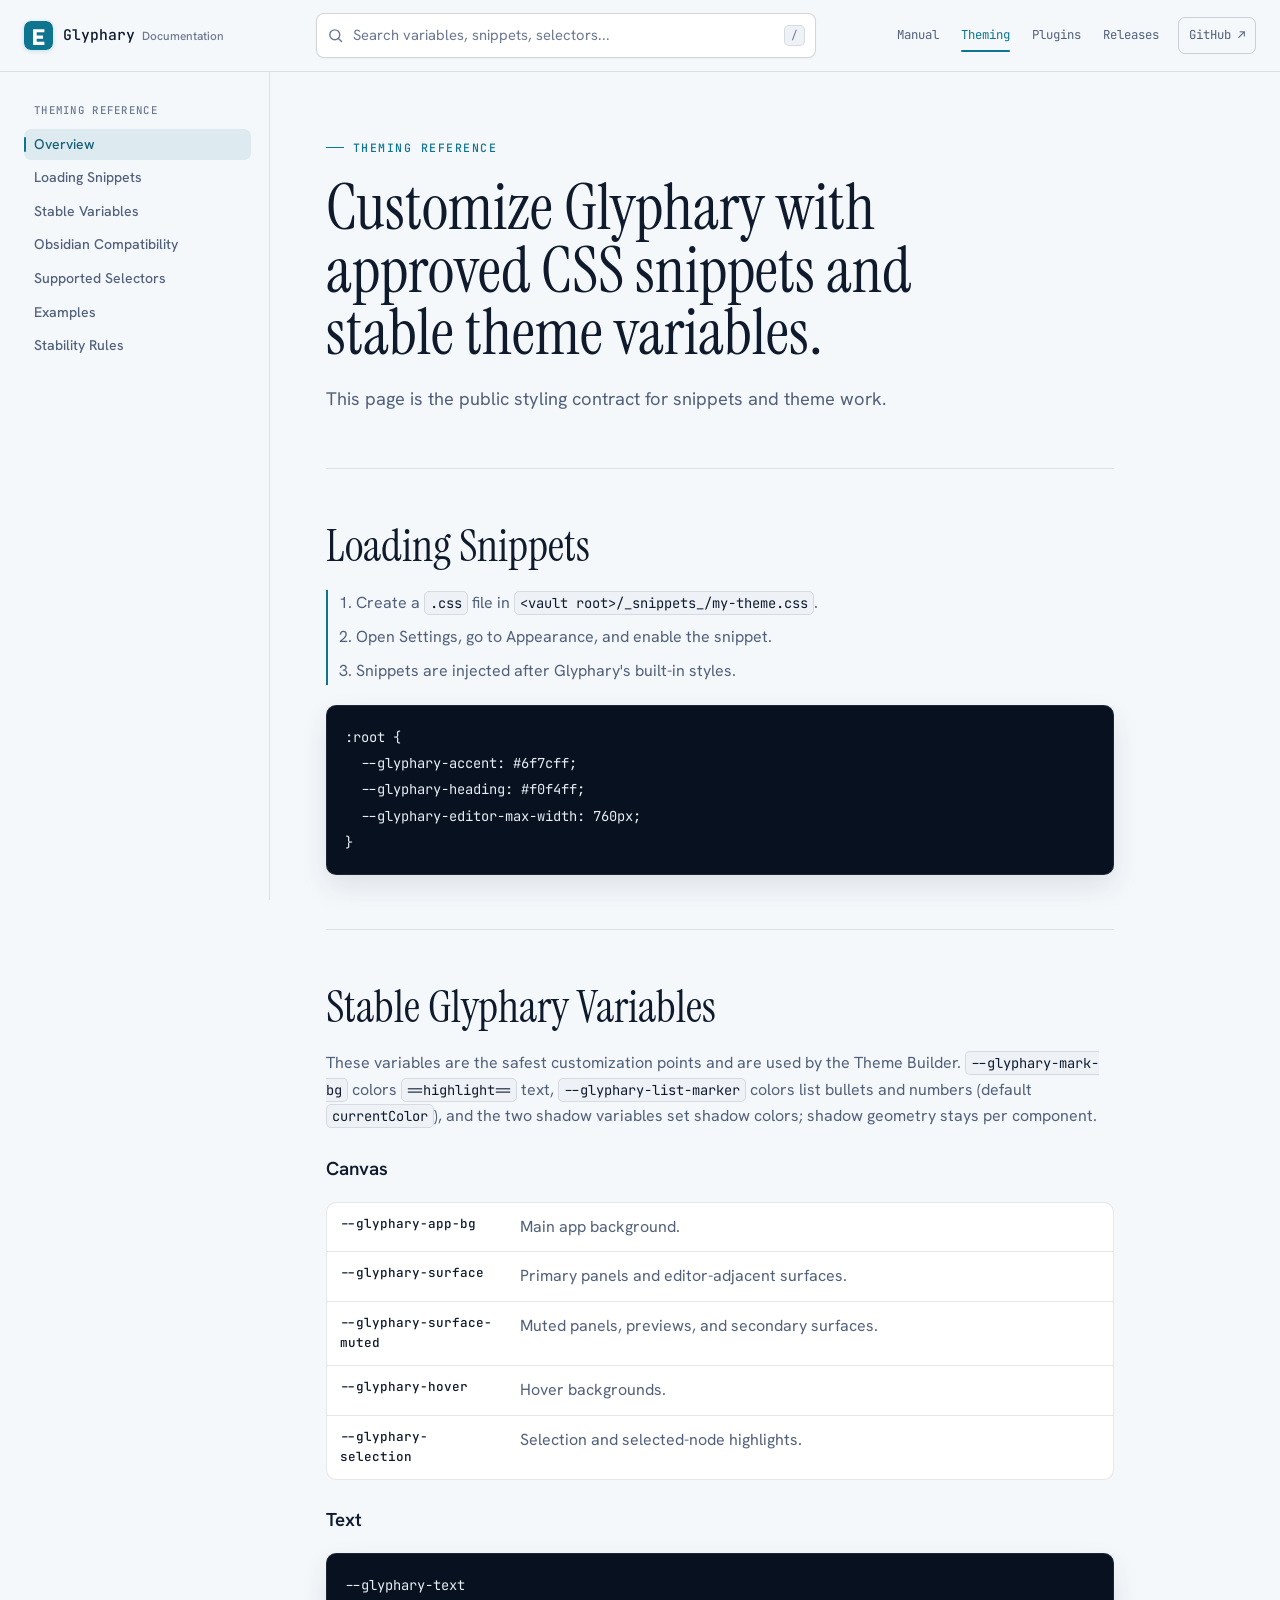
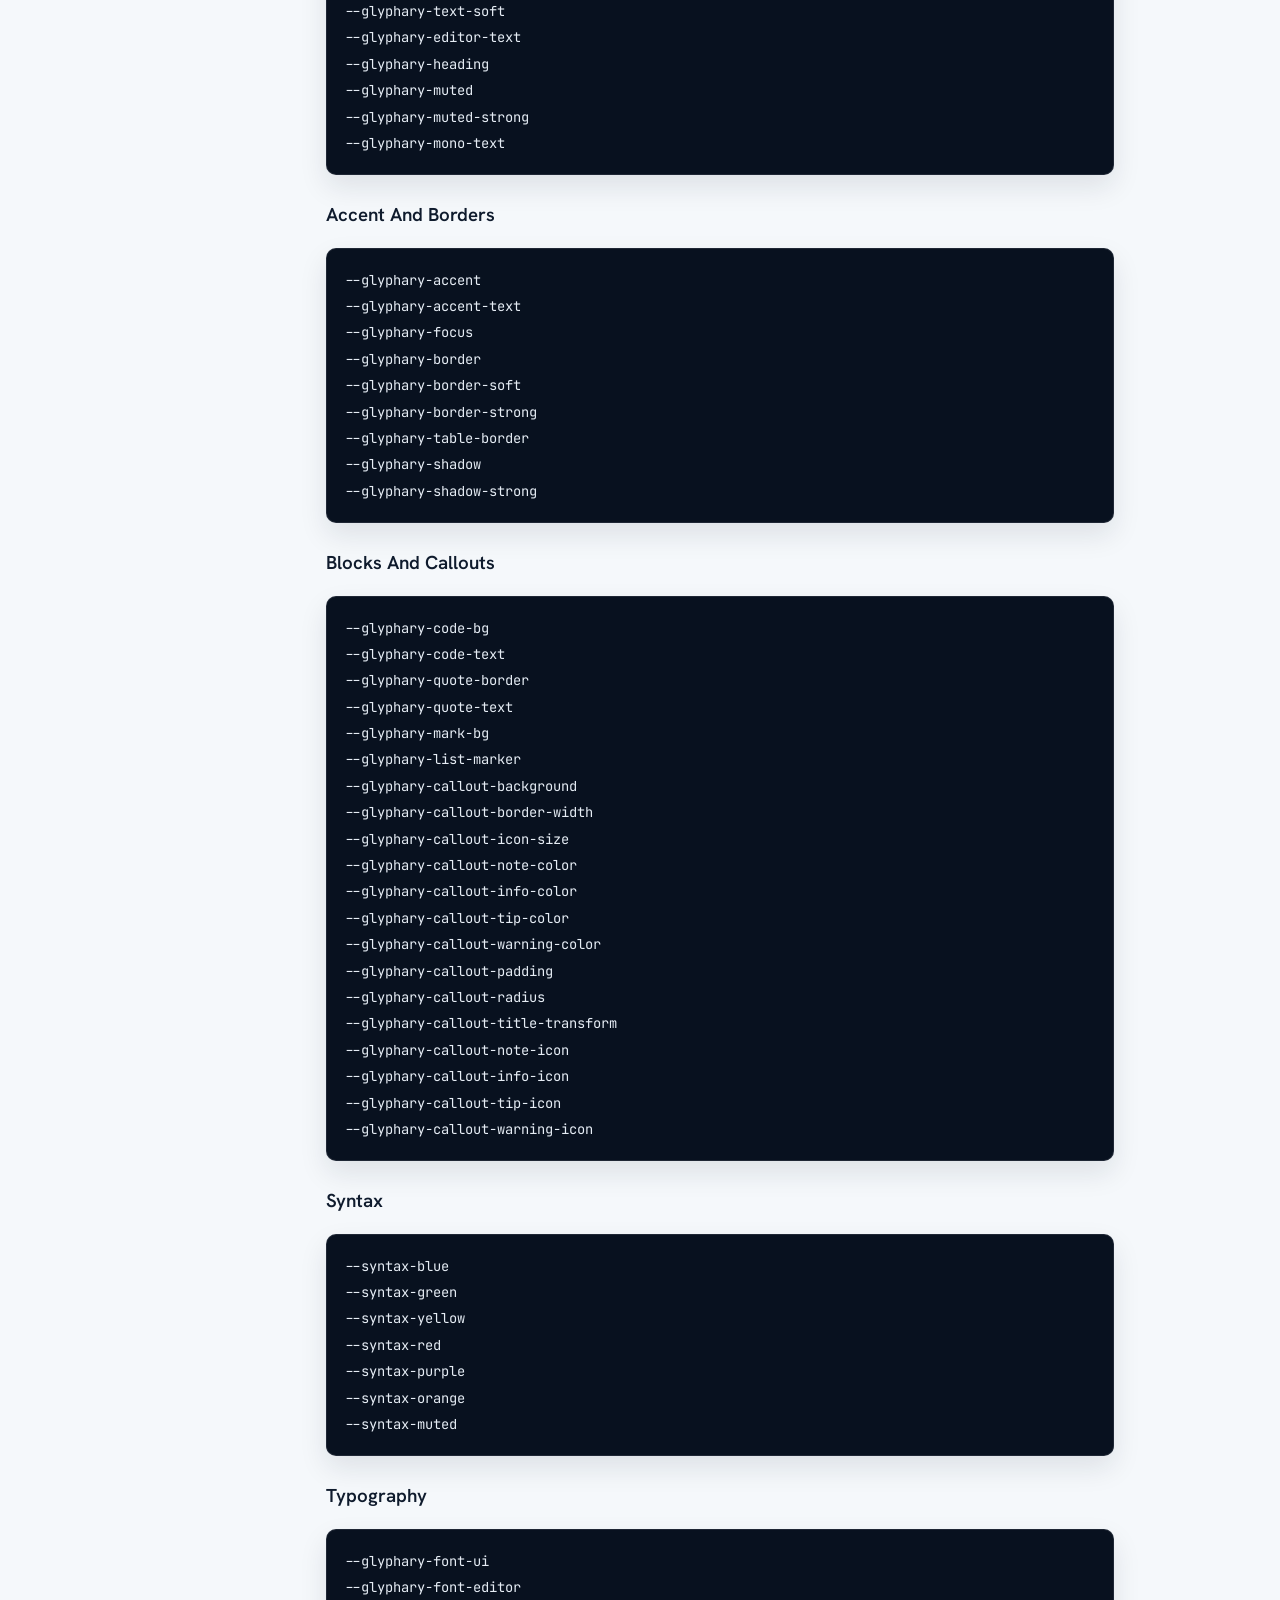
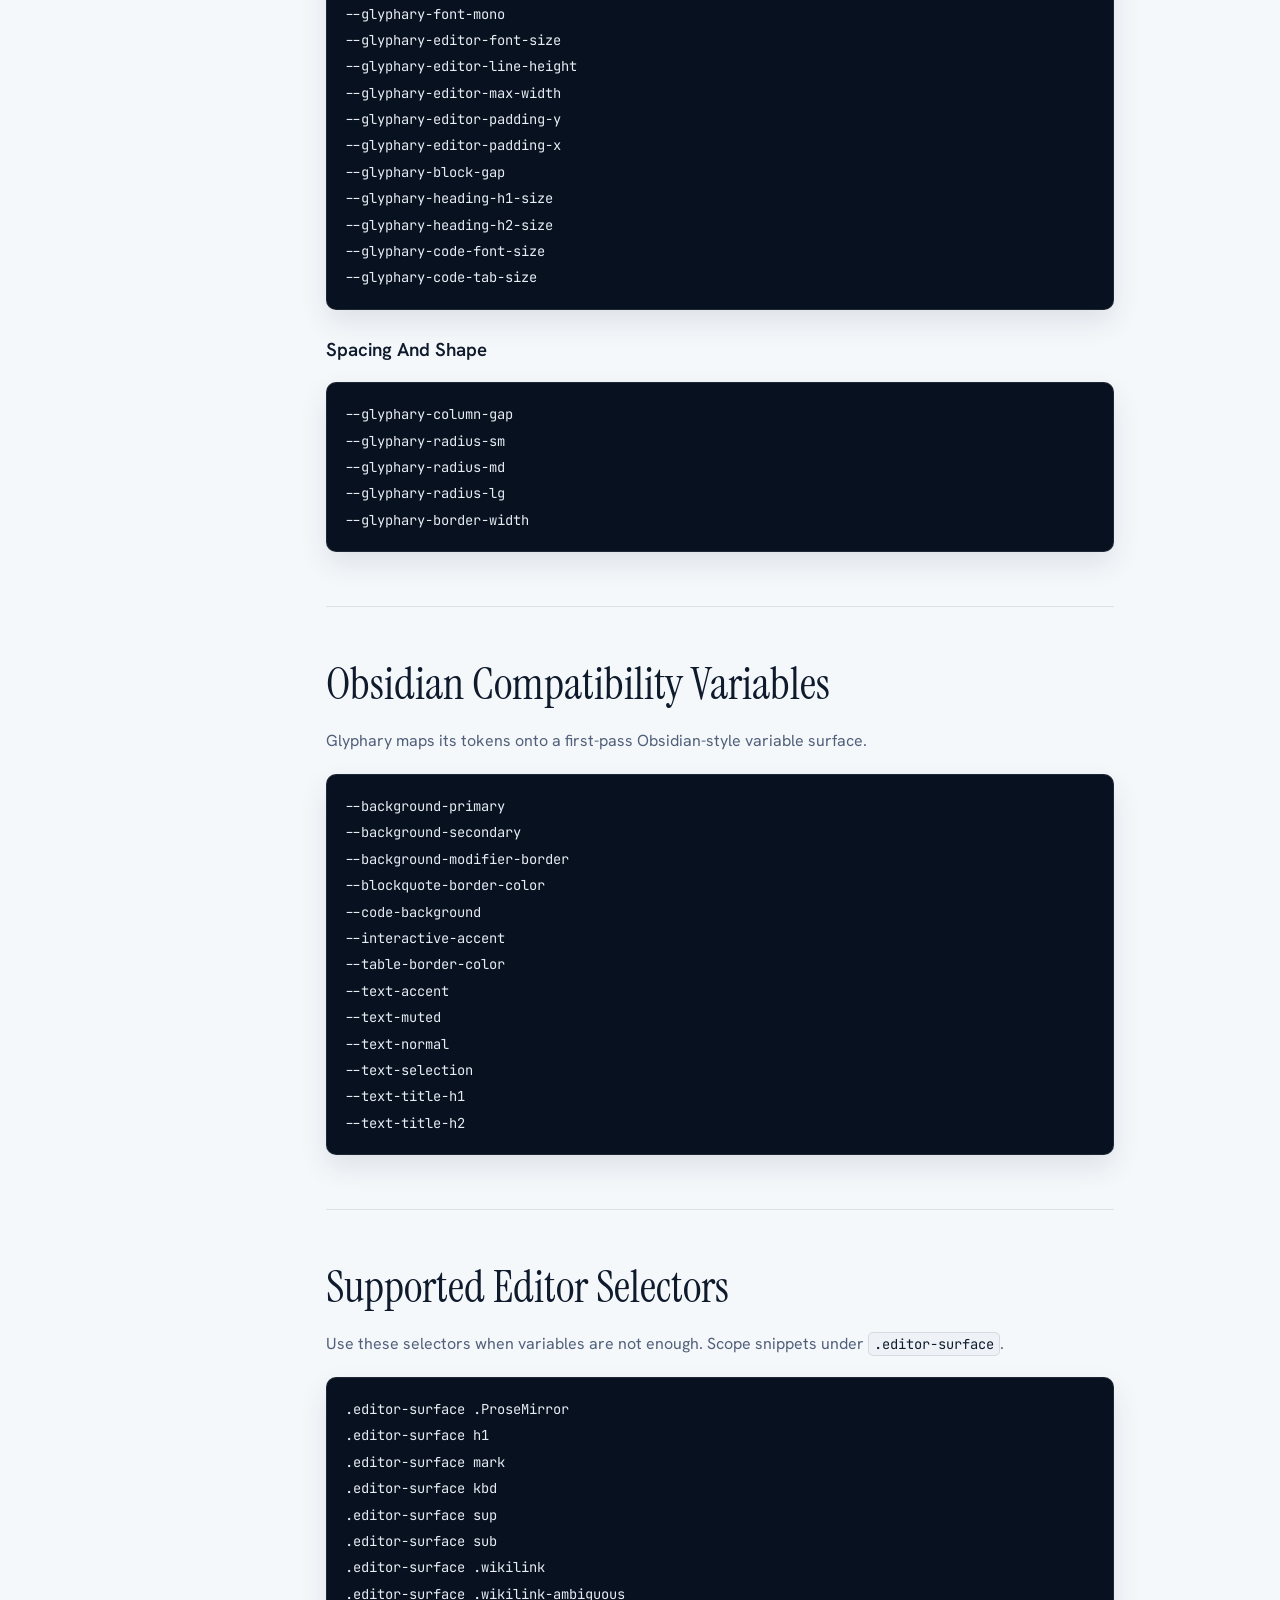
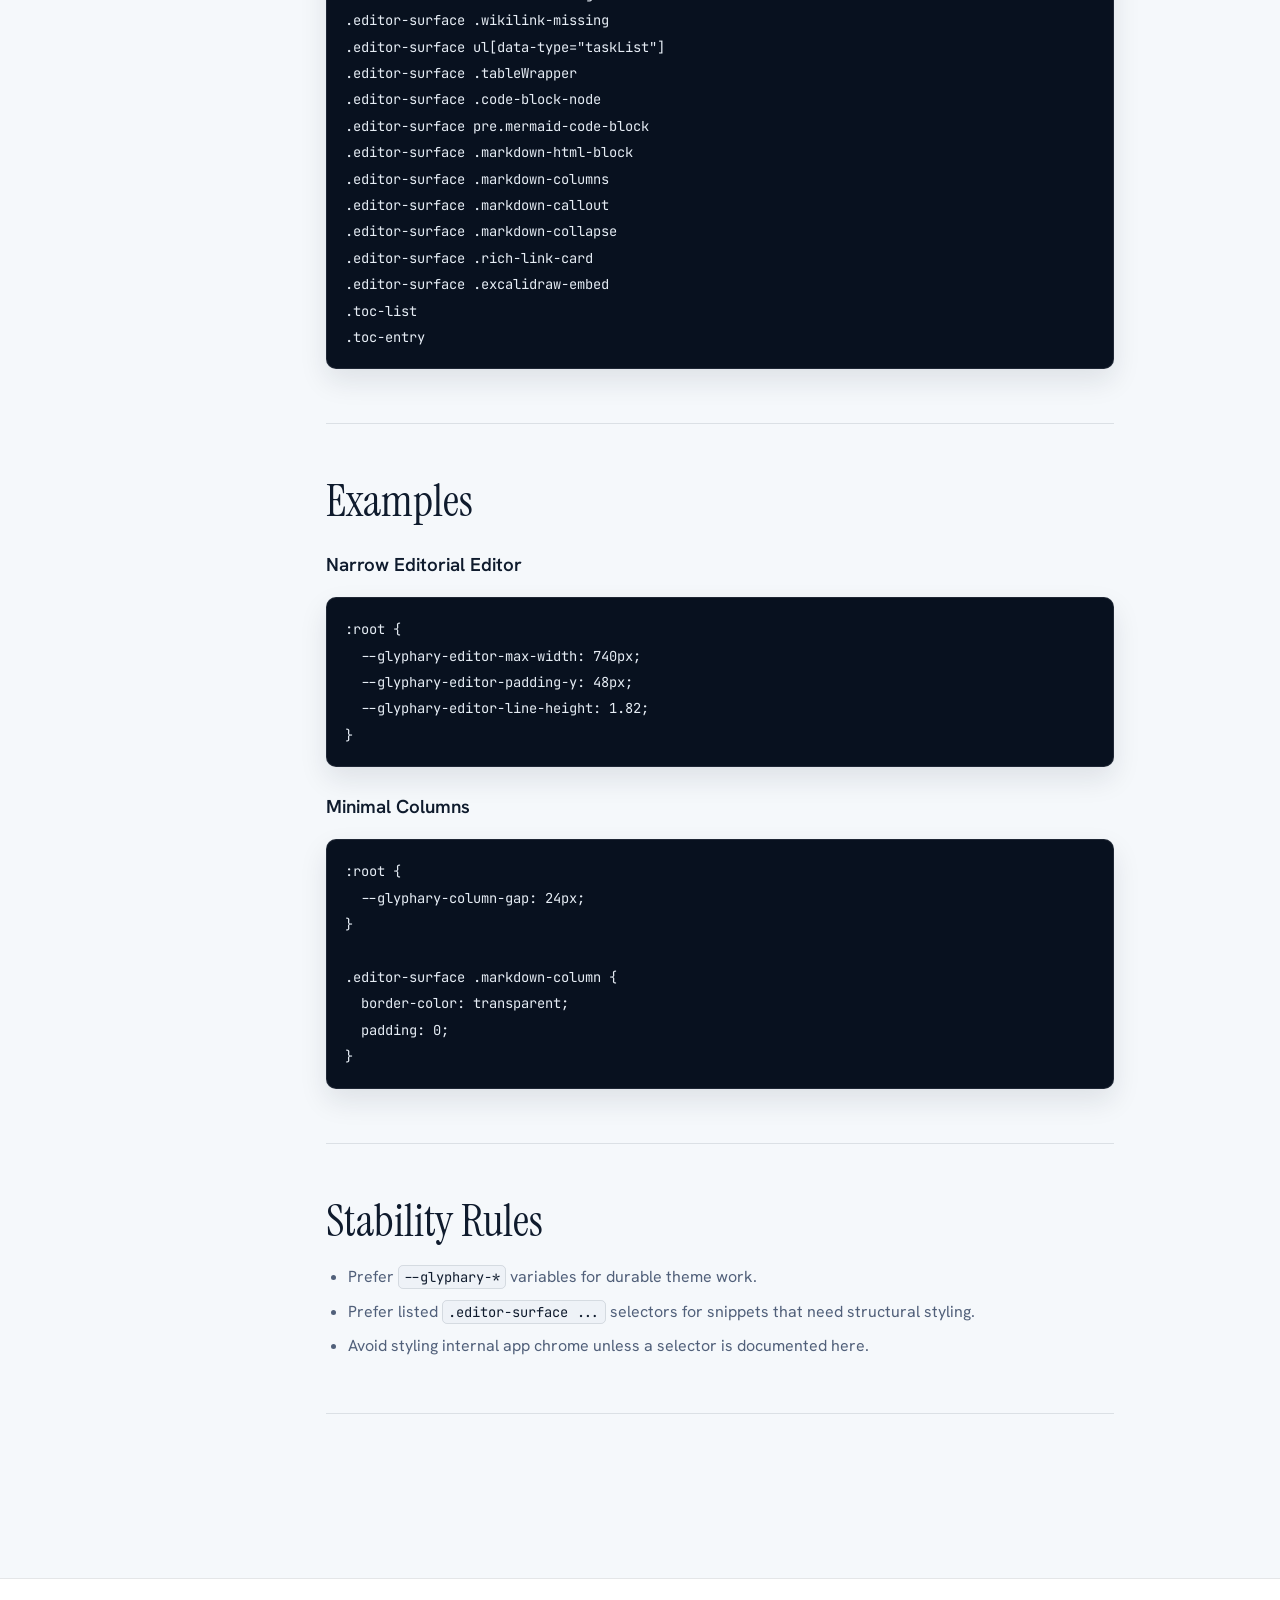
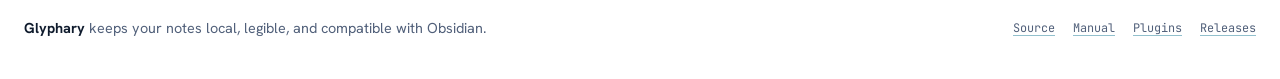
<file: theming.html>
<!doctype html>
<html lang="en">
  <head>
    <meta charset="UTF-8" />
    <meta name="viewport" content="width=device-width, initial-scale=1.0" />
    <meta name="description" content="Glyphary theming reference." />
    <title>Glyphary Theming Reference</title>
    <link rel="icon" href="./assets/favicon.svg" type="image/svg+xml" />
    <link rel="preconnect" href="https://fonts.googleapis.com" />
    <link rel="preconnect" href="https://fonts.gstatic.com" crossorigin />
    <link
      href="https://fonts.googleapis.com/css2?family=Hanken+Grotesk:wght@400;500;600;700&amp;family=Instrument+Serif:ital@0;1&amp;family=JetBrains+Mono:wght@400;500&amp;display=swap"
      rel="stylesheet"
    />
    <link rel="stylesheet" href="./styles.css" />
  </head>
  <body>
    <a class="skip-link" href="#overview">Skip to documentation</a>
    <header class="manual-topbar">
      <a class="manual-brand" href="./index.html" aria-label="Glyphary documentation home">
        <img src="./assets/favicon.svg" alt="" />
        <span>Glyphary <small>Documentation</small></span>
      </a>
      <button class="sidebar-toggle" type="button" aria-label="Open contents" aria-expanded="false" aria-controls="manual-sidebar">
        <svg width="20" height="20" viewBox="0 0 24 24" fill="none" aria-hidden="true">
          <path d="M4 7h16M4 12h16M4 17h16" stroke="currentColor" stroke-width="2" stroke-linecap="round" />
        </svg>
      </button>
      <label class="manual-search">
        <svg width="17" height="17" viewBox="0 0 24 24" fill="none" aria-hidden="true">
          <circle cx="11" cy="11" r="7" stroke="currentColor" stroke-width="2" />
          <path d="m16.5 16.5 4 4" stroke="currentColor" stroke-width="2" stroke-linecap="round" />
        </svg>
        <span class="sr-only">Search docs</span>
        <input id="manual-search" type="search" placeholder="Search variables, snippets, selectors..." />
        <kbd>/</kbd>
      </label>
      <nav class="manual-toplinks" aria-label="Related documentation">
        <a href="./index.html">Manual</a>
        <a class="current" href="./theming.html">Theming</a>
        <a href="./plugins.html">Plugins</a>
        <a href="./releases.html">Releases</a>
        <a class="external-link" href="https://github.com/glyphary/glyphary">GitHub <span aria-hidden="true">&#8599;</span></a>
      </nav>
    </header>

    <div class="manual-shell">
      <aside id="manual-sidebar" class="manual-sidebar" aria-label="Theming reference table of contents">
        <nav>
          <div class="sidebar-pages" aria-label="Documentation pages">
            <a href="./index.html">User manual</a>
            <a class="current" href="./theming.html">Theming reference</a>
            <a href="./plugins.html">Plugin authoring</a>
            <a href="./releases.html">Release notes</a>
          </div>
          <div class="sidebar-group">
            <p>Theming reference</p>
            <a href="#overview">Overview</a>
            <a href="#loading">Loading Snippets</a>
            <a href="#variables">Stable Variables</a>
            <a href="#obsidian">Obsidian Compatibility</a>
            <a href="#selectors">Supported Selectors</a>
            <a href="#examples">Examples</a>
            <a href="#stability">Stability Rules</a>
          </div>
        </nav>
      </aside>

      <main class="manual-content">
        <section id="overview" class="doc-section hero-section" data-search-text="theme snippets css variables obsidian appearance builder">
          <p class="section-kicker">Theming reference</p>
          <h1>Customize Glyphary with approved CSS snippets and stable theme variables.</h1>
          <p class="lead">This page is the public styling contract for snippets and theme work.</p>
        </section>

        <section id="loading" class="doc-section" data-search-text="loading snippets _snippets_ settings appearance enable approve">
          <h2>Loading Snippets</h2>
          <ol class="task-list">
            <li>Create a <code>.css</code> file in <code>&lt;vault root&gt;/_snippets_/my-theme.css</code>.</li>
            <li>Open Settings, go to Appearance, and enable the snippet.</li>
            <li>Snippets are injected after Glyphary's built-in styles.</li>
          </ol>
          <pre><code>:root {
  --glyphary-accent: #6f7cff;
  --glyphary-heading: #f0f4ff;
  --glyphary-editor-max-width: 760px;
}</code></pre>
        </section>

        <section id="variables" class="doc-section" data-search-text="stable variables glyphary tokens canvas text accent borders blocks callouts syntax typography spacing">
          <h2>Stable Glyphary Variables</h2>
          <p>These variables are the safest customization points and are used by the Theme Builder. <code>--glyphary-mark-bg</code> colors <code>==highlight==</code> text, <code>--glyphary-list-marker</code> colors list bullets and numbers (default <code>currentColor</code>), and the two shadow variables set shadow colors; shadow geometry stays per component.</p>
          <h3>Canvas</h3>
          <table class="reference-table">
            <tbody>
              <tr><th>--glyphary-app-bg</th><td>Main app background.</td></tr>
              <tr><th>--glyphary-surface</th><td>Primary panels and editor-adjacent surfaces.</td></tr>
              <tr><th>--glyphary-surface-muted</th><td>Muted panels, previews, and secondary surfaces.</td></tr>
              <tr><th>--glyphary-hover</th><td>Hover backgrounds.</td></tr>
              <tr><th>--glyphary-selection</th><td>Selection and selected-node highlights.</td></tr>
            </tbody>
          </table>
          <h3>Text</h3>
          <pre><code>--glyphary-text
--glyphary-text-soft
--glyphary-editor-text
--glyphary-heading
--glyphary-muted
--glyphary-muted-strong
--glyphary-mono-text</code></pre>
          <h3>Accent And Borders</h3>
          <pre><code>--glyphary-accent
--glyphary-accent-text
--glyphary-focus
--glyphary-border
--glyphary-border-soft
--glyphary-border-strong
--glyphary-table-border
--glyphary-shadow
--glyphary-shadow-strong</code></pre>
          <h3>Blocks And Callouts</h3>
          <pre><code>--glyphary-code-bg
--glyphary-code-text
--glyphary-quote-border
--glyphary-quote-text
--glyphary-mark-bg
--glyphary-list-marker
--glyphary-callout-background
--glyphary-callout-border-width
--glyphary-callout-icon-size
--glyphary-callout-note-color
--glyphary-callout-info-color
--glyphary-callout-tip-color
--glyphary-callout-warning-color
--glyphary-callout-padding
--glyphary-callout-radius
--glyphary-callout-title-transform
--glyphary-callout-note-icon
--glyphary-callout-info-icon
--glyphary-callout-tip-icon
--glyphary-callout-warning-icon</code></pre>
          <h3>Syntax</h3>
          <pre><code>--syntax-blue
--syntax-green
--syntax-yellow
--syntax-red
--syntax-purple
--syntax-orange
--syntax-muted</code></pre>
          <h3>Typography</h3>
          <pre><code>--glyphary-font-ui
--glyphary-font-editor
--glyphary-font-mono
--glyphary-editor-font-size
--glyphary-editor-line-height
--glyphary-editor-max-width
--glyphary-editor-padding-y
--glyphary-editor-padding-x
--glyphary-block-gap
--glyphary-heading-h1-size
--glyphary-heading-h2-size
--glyphary-code-font-size
--glyphary-code-tab-size</code></pre>
          <h3>Spacing And Shape</h3>
          <pre><code>--glyphary-column-gap
--glyphary-radius-sm
--glyphary-radius-md
--glyphary-radius-lg
--glyphary-border-width</code></pre>
        </section>

        <section id="obsidian" class="doc-section" data-search-text="obsidian compatibility variables background text interactive code table">
          <h2>Obsidian Compatibility Variables</h2>
          <p>Glyphary maps its tokens onto a first-pass Obsidian-style variable surface.</p>
          <pre><code>--background-primary
--background-secondary
--background-modifier-border
--blockquote-border-color
--code-background
--interactive-accent
--table-border-color
--text-accent
--text-muted
--text-normal
--text-selection
--text-title-h1
--text-title-h2</code></pre>
        </section>

        <section id="selectors" class="doc-section" data-search-text="selectors editor wikilinks tasks tables code mermaid html highlight keyboard superscript subscript columns callouts collapse rich links excalidraw toc">
          <h2>Supported Editor Selectors</h2>
          <p>Use these selectors when variables are not enough. Scope snippets under <code>.editor-surface</code>.</p>
          <pre><code>.editor-surface .ProseMirror
.editor-surface h1
.editor-surface mark
.editor-surface kbd
.editor-surface sup
.editor-surface sub
.editor-surface .wikilink
.editor-surface .wikilink-ambiguous
.editor-surface .wikilink-missing
.editor-surface ul[data-type="taskList"]
.editor-surface .tableWrapper
.editor-surface .code-block-node
.editor-surface pre.mermaid-code-block
.editor-surface .markdown-html-block
.editor-surface .markdown-columns
.editor-surface .markdown-callout
.editor-surface .markdown-collapse
.editor-surface .rich-link-card
.editor-surface .excalidraw-embed
.toc-list
.toc-entry</code></pre>
        </section>

        <section id="examples" class="doc-section" data-search-text="examples narrow editorial code blocks callouts columns rich links css">
          <h2>Examples</h2>
          <h3>Narrow Editorial Editor</h3>
          <pre><code>:root {
  --glyphary-editor-max-width: 740px;
  --glyphary-editor-padding-y: 48px;
  --glyphary-editor-line-height: 1.82;
}</code></pre>
          <h3>Minimal Columns</h3>
          <pre><code>:root {
  --glyphary-column-gap: 24px;
}

.editor-surface .markdown-column {
  border-color: transparent;
  padding: 0;
}</code></pre>
        </section>

        <section id="stability" class="doc-section" data-search-text="stability rules public api snippets selectors variables">
          <h2>Stability Rules</h2>
          <ul>
            <li>Prefer <code>--glyphary-*</code> variables for durable theme work.</li>
            <li>Prefer listed <code>.editor-surface ...</code> selectors for snippets that need structural styling.</li>
            <li>Avoid styling internal app chrome unless a selector is documented here.</li>
          </ul>
        </section>
      </main>
    </div>

    <footer class="manual-footer">
      <p><strong>Glyphary</strong> keeps your notes local, legible, and compatible with Obsidian.</p>
      <nav aria-label="Footer navigation">
        <a href="https://github.com/glyphary/glyphary">Source</a>
        <a href="./index.html">Manual</a>
        <a href="./plugins.html">Plugins</a>
        <a href="./releases.html">Releases</a>
      </nav>
    </footer>

    <script src="./script.js"></script>
  </body>
</html>
</file>
<file: styles.css>
:root {
  color-scheme: light;
  --manual-bg: #f5f8fb;
  --manual-surface: #ffffff;
  --manual-surface-muted: #eef2f7;
  --manual-text: #0f1b2d;
  --manual-muted: #51607a;
  --manual-soft: #6b7890;
  --manual-border: rgba(15, 27, 45, 0.11);
  --manual-border-strong: rgba(15, 27, 45, 0.18);
  --manual-accent: #0e7490;
  --manual-accent-dark: #155e75;
  --manual-accent-soft: rgba(14, 116, 144, 0.1);
  --manual-code-bg: #08111f;
  --manual-code-text: #e6edf5;
  --manual-radius: 10px;
  --manual-sidebar-width: 270px;
  --manual-topbar-height: 72px;
  --manual-content-width: 900px;
  --manual-font-display: "Instrument Serif", Georgia, "Times New Roman", serif;
  --manual-font-body: "Hanken Grotesk", -apple-system, BlinkMacSystemFont, "Segoe UI", sans-serif;
  --manual-font-mono: "JetBrains Mono", "SF Mono", Monaco, Consolas, monospace;
}

* {
  box-sizing: border-box;
}

html {
  scroll-behavior: smooth;
  scroll-padding-top: calc(var(--manual-topbar-height) + 24px);
}

body {
  min-width: 320px;
  margin: 0;
  background: var(--manual-bg);
  color: var(--manual-text);
  font-family: var(--manual-font-body);
  font-size: 16px;
  line-height: 1.65;
  -webkit-font-smoothing: antialiased;
  text-rendering: optimizeLegibility;
}

body.nav-open {
  overflow: hidden;
}

a {
  color: inherit;
  text-decoration-color: rgba(14, 116, 144, 0.45);
  text-underline-offset: 3px;
}

a:hover {
  text-decoration-color: var(--manual-accent);
}

code,
pre,
kbd {
  font-family: var(--manual-font-mono);
}

::selection {
  background: rgba(14, 116, 144, 0.18);
  color: var(--manual-text);
}

:focus-visible {
  outline: 2px solid var(--manual-accent);
  outline-offset: 3px;
}

.sr-only {
  position: absolute;
  width: 1px;
  height: 1px;
  padding: 0;
  margin: -1px;
  overflow: hidden;
  clip: rect(0, 0, 0, 0);
  white-space: nowrap;
  border: 0;
}

.skip-link {
  position: fixed;
  top: -60px;
  left: 18px;
  z-index: 100;
  border-radius: 7px;
  background: var(--manual-accent);
  color: #fff;
  font-family: var(--manual-font-mono);
  font-size: 0.78rem;
  padding: 9px 14px;
  transition: top 0.18s ease;
}

.skip-link:focus {
  top: 12px;
}

.manual-topbar {
  position: sticky;
  top: 0;
  z-index: 50;
  display: grid;
  grid-template-columns: 270px minmax(260px, 500px) minmax(300px, 1fr);
  gap: 22px;
  align-items: center;
  min-height: var(--manual-topbar-height);
  border-bottom: 1px solid var(--manual-border);
  background: rgba(245, 248, 251, 0.92);
  backdrop-filter: saturate(120%) blur(14px);
  padding: 10px max(24px, calc((100vw - 1440px) / 2 + 24px));
}

.manual-brand {
  display: inline-flex;
  width: fit-content;
  align-items: center;
  gap: 10px;
  color: var(--manual-text);
  font-family: var(--manual-font-mono);
  font-size: 0.92rem;
  font-weight: 500;
  text-decoration: none;
}

.manual-brand img {
  width: 29px;
  height: 29px;
  border-radius: 7px;
  box-shadow: 0 1px 5px rgba(14, 116, 144, 0.22);
}

.manual-brand span {
  display: flex;
  align-items: baseline;
  gap: 7px;
}

.manual-brand small {
  color: var(--manual-soft);
  font-family: var(--manual-font-body);
  font-size: 0.74rem;
  font-weight: 500;
}

.manual-search {
  display: grid;
  grid-template-columns: auto minmax(0, 1fr) auto;
  align-items: center;
  gap: 9px;
  min-width: 0;
  border: 1px solid var(--manual-border-strong);
  border-radius: 8px;
  background: var(--manual-surface);
  color: var(--manual-soft);
  padding: 0 10px;
  box-shadow: 0 1px 2px rgba(15, 27, 45, 0.04);
  transition: border-color 0.18s ease, box-shadow 0.18s ease;
}

.manual-search:focus-within {
  border-color: rgba(14, 116, 144, 0.55);
  box-shadow: 0 0 0 3px var(--manual-accent-soft);
}

.manual-search svg {
  flex: none;
}

.manual-search input {
  min-width: 0;
  width: 100%;
  border: 0;
  outline: 0;
  background: transparent;
  color: var(--manual-text);
  font: inherit;
  font-size: 0.92rem;
  padding: 9px 0;
}

.manual-search input::placeholder {
  color: var(--manual-soft);
}

.manual-search kbd {
  border: 1px solid var(--manual-border);
  border-radius: 5px;
  background: var(--manual-surface-muted);
  color: var(--manual-soft);
  font-size: 0.7rem;
  line-height: 1;
  padding: 4px 6px;
}

.manual-toplinks {
  display: flex;
  justify-content: flex-end;
  align-items: center;
  gap: 2px;
  min-width: 0;
}

.manual-toplinks a {
  position: relative;
  border-radius: 7px;
  color: var(--manual-muted);
  font-family: var(--manual-font-mono);
  font-size: 0.77rem;
  padding: 7px 10px;
  text-decoration: none;
  white-space: nowrap;
  transition: background-color 0.18s ease, color 0.18s ease;
}

.manual-toplinks a:hover {
  background: var(--manual-surface-muted);
  color: var(--manual-text);
}

.manual-toplinks a.current {
  color: var(--manual-accent);
}

.manual-toplinks a.current::after {
  content: "";
  position: absolute;
  right: 10px;
  bottom: 1px;
  left: 10px;
  height: 1.5px;
  border-radius: 2px;
  background: var(--manual-accent);
}

.manual-toplinks .external-link {
  margin-left: 7px;
  border: 1px solid var(--manual-border-strong);
}

.sidebar-toggle {
  display: none;
  width: 40px;
  height: 40px;
  align-items: center;
  justify-content: center;
  border: 1px solid var(--manual-border-strong);
  border-radius: 8px;
  background: transparent;
  color: var(--manual-text);
  cursor: pointer;
}

.manual-shell {
  display: grid;
  grid-template-columns: var(--manual-sidebar-width) minmax(0, 1fr);
  align-items: start;
  max-width: 1440px;
  min-height: calc(100vh - var(--manual-topbar-height));
  margin: 0 auto;
}

.manual-sidebar {
  position: sticky;
  top: var(--manual-topbar-height);
  height: calc(100vh - var(--manual-topbar-height));
  overflow: auto;
  scrollbar-width: thin;
  border-right: 1px solid var(--manual-border);
  padding: 30px 18px 44px 24px;
}

.manual-sidebar nav {
  display: grid;
  gap: 27px;
}

.sidebar-pages {
  display: none;
}

.sidebar-group {
  display: grid;
  gap: 2px;
}

.sidebar-group > p {
  margin: 0 0 7px;
  padding: 0 10px;
  color: var(--manual-soft);
  font-family: var(--manual-font-mono);
  font-size: 0.67rem;
  font-weight: 500;
  letter-spacing: 0.12em;
  text-transform: uppercase;
}

.manual-sidebar a {
  position: relative;
  border-radius: 7px;
  color: var(--manual-muted);
  font-size: 0.88rem;
  font-weight: 500;
  line-height: 1.25;
  padding: 7px 10px;
  text-decoration: none;
  transition: background-color 0.15s ease, color 0.15s ease;
}

.manual-sidebar a:hover {
  background: rgba(255, 255, 255, 0.65);
  color: var(--manual-text);
}

.manual-sidebar a.active,
.manual-sidebar a.current {
  background: var(--manual-accent-soft);
  color: var(--manual-accent-dark);
}

.manual-sidebar a.active::before {
  content: "";
  position: absolute;
  top: 8px;
  bottom: 8px;
  left: 0;
  width: 2px;
  border-radius: 2px;
  background: var(--manual-accent);
}

.manual-content {
  min-width: 0;
  width: min(var(--manual-content-width), 100%);
  padding: 58px 56px 110px;
}

.doc-section {
  display: grid;
  min-width: 0;
  gap: 20px;
  border-bottom: 1px solid var(--manual-border);
  margin-bottom: 54px;
  padding: 0 0 54px;
  scroll-margin-top: calc(var(--manual-topbar-height) + 24px);
}

.hero-section {
  padding-top: 8px;
}

.section-kicker {
  display: inline-flex;
  width: fit-content;
  align-items: center;
  gap: 9px;
  margin: 0;
  color: var(--manual-accent);
  font-family: var(--manual-font-mono);
  font-size: 0.72rem;
  font-weight: 500;
  letter-spacing: 0.13em;
  text-transform: uppercase;
}

.section-kicker::before {
  content: "";
  width: 18px;
  height: 1.5px;
  background: var(--manual-accent);
}

h1,
h2,
h3,
p {
  margin: 0;
}

h1,
h2 {
  font-family: var(--manual-font-display);
  font-weight: 400;
  letter-spacing: 0;
  text-wrap: balance;
}

h1 {
  max-width: 820px;
  color: var(--manual-text);
  font-size: clamp(2.8rem, 5vw, 4.3rem);
  line-height: 0.98;
}

h2 {
  color: var(--manual-text);
  font-size: clamp(2rem, 3.7vw, 2.8rem);
  line-height: 1.04;
}

h3 {
  margin-top: 8px;
  color: var(--manual-text);
  font-size: 1.17rem;
  font-weight: 600;
  line-height: 1.3;
}

p {
  text-wrap: pretty;
}

p,
li,
dd,
td {
  color: var(--manual-muted);
  font-size: 1rem;
}

.lead {
  max-width: 740px;
  color: var(--manual-muted);
  font-size: 1.14rem;
  line-height: 1.58;
}

strong,
dt,
th {
  color: var(--manual-text);
}

ul,
ol {
  display: grid;
  gap: 8px;
  margin: 0;
  padding-left: 22px;
}

.hero-figure {
  margin-top: 8px;
}

.hero-figure img {
  aspect-ratio: 16 / 9;
  object-fit: cover;
  object-position: top center;
}

.quickstart-grid,
.shortcut-grid {
  display: grid;
  grid-template-columns: repeat(2, minmax(0, 1fr));
  gap: 1px;
  overflow: hidden;
  border: 1px solid var(--manual-border);
  border-radius: var(--manual-radius);
  background: var(--manual-border);
}

.quickstart-grid article,
.shortcut-grid article {
  min-width: 0;
  background: var(--manual-surface);
  padding: 21px;
}

.quickstart-grid h2,
.shortcut-grid h3 {
  margin: 0 0 10px;
  font-family: var(--manual-font-body);
  font-size: 1.08rem;
  font-weight: 600;
  line-height: 1.3;
}

.definition-list {
  display: grid;
  gap: 0;
  margin: 0;
  border-top: 1px solid var(--manual-border);
}

.definition-list div {
  display: grid;
  grid-template-columns: 150px minmax(0, 1fr);
  gap: 24px;
  border-bottom: 1px solid var(--manual-border);
  padding: 13px 0;
}

.definition-list dt {
  font-family: var(--manual-font-mono);
  font-size: 0.78rem;
  font-weight: 500;
}

.definition-list dd {
  margin: 0;
}

.task-list {
  border-left: 2px solid var(--manual-accent);
  padding-left: 28px;
}

.feature-table {
  display: grid;
  overflow: hidden;
  border: 1px solid var(--manual-border);
  border-radius: var(--manual-radius);
  background: var(--manual-surface);
}

.feature-table div {
  display: grid;
  grid-template-columns: minmax(180px, 0.34fr) minmax(0, 1fr);
  gap: 18px;
  border-bottom: 1px solid var(--manual-border);
  padding: 14px 17px;
}

.feature-table div:last-child {
  border-bottom: 0;
}

.note-box {
  border-left: 3px solid var(--manual-accent);
  border-radius: 0 var(--manual-radius) var(--manual-radius) 0;
  background: var(--manual-accent-soft);
  color: var(--manual-muted);
  padding: 16px 18px;
}

pre {
  overflow: auto;
  width: 100%;
  max-width: 100%;
  margin: 0;
  border: 1px solid rgba(230, 237, 245, 0.1);
  border-radius: var(--manual-radius);
  background: var(--manual-code-bg);
  color: var(--manual-code-text);
  padding: 18px;
  box-shadow: 0 12px 28px rgba(15, 27, 45, 0.1);
}

pre code {
  color: inherit;
  font-size: 0.86rem;
  line-height: 1.7;
}

:not(pre) > code {
  border: 1px solid var(--manual-border);
  border-radius: 5px;
  background: var(--manual-surface-muted);
  color: var(--manual-text);
  font-size: 0.86em;
  padding: 2px 5px;
}

figure {
  display: grid;
  gap: 10px;
  margin: 0;
}

figure img {
  display: block;
  width: 100%;
  border: 1px solid var(--manual-border);
  border-radius: var(--manual-radius);
  background: var(--manual-surface);
  box-shadow: 0 18px 44px rgba(15, 27, 45, 0.12);
}

figcaption {
  color: var(--manual-soft);
  font-family: var(--manual-font-mono);
  font-size: 0.72rem;
  line-height: 1.5;
}

table {
  width: 100%;
  border-collapse: separate;
  border-spacing: 0;
}

th,
td {
  border-bottom: 1px solid var(--manual-border);
  padding: 11px 13px;
  text-align: left;
  vertical-align: top;
}

th {
  width: 180px;
  font-family: var(--manual-font-mono);
  font-size: 0.79rem;
  font-weight: 500;
}

tr:last-child th,
tr:last-child td {
  border-bottom: 0;
}

.reference-table {
  overflow: hidden;
  border: 1px solid var(--manual-border);
  border-radius: var(--manual-radius);
  background: var(--manual-surface);
}

details {
  border: 1px solid var(--manual-border);
  border-radius: var(--manual-radius);
  background: var(--manual-surface);
  padding: 14px 17px;
}

summary {
  cursor: pointer;
  color: var(--manual-text);
  font-weight: 600;
}

details p {
  margin-top: 10px;
}

.hidden-by-search {
  display: none;
}

.search-empty {
  margin: 0 0 40px;
  border: 1px solid var(--manual-border);
  border-radius: var(--manual-radius);
  background: var(--manual-surface);
  color: var(--manual-muted);
  padding: 18px;
}

.manual-footer {
  display: flex;
  justify-content: space-between;
  align-items: center;
  gap: 24px;
  border-top: 1px solid var(--manual-border);
  background: var(--manual-surface);
  padding: 38px max(24px, calc((100vw - 1392px) / 2 + 24px));
}

.manual-footer p {
  font-size: 0.9rem;
}

.manual-footer nav {
  display: flex;
  gap: 18px;
  color: var(--manual-muted);
  font-family: var(--manual-font-mono);
  font-size: 0.74rem;
}

.nav-scrim {
  display: none;
}

@media (max-width: 1120px) {
  :root {
    --manual-topbar-height: 120px;
  }

  .manual-topbar {
    grid-template-columns: minmax(0, 1fr) auto;
    gap: 10px 18px;
    align-content: center;
    padding: 10px 20px;
  }

  .manual-brand {
    grid-column: 1;
  }

  .sidebar-toggle {
    display: inline-flex;
    grid-column: 2;
    grid-row: 1;
  }

  .manual-search {
    grid-column: 1 / -1;
    grid-row: 2;
  }

  .manual-toplinks {
    display: none;
  }

  .manual-shell {
    grid-template-columns: 1fr;
  }

  .manual-sidebar {
    position: fixed;
    top: var(--manual-topbar-height);
    bottom: 0;
    left: 0;
    z-index: 40;
    width: min(340px, 88vw);
    height: auto;
    border-right: 1px solid var(--manual-border);
    background: var(--manual-bg);
    box-shadow: 18px 0 44px rgba(15, 27, 45, 0.14);
    padding: 24px 18px 40px;
    transform: translateX(-105%);
    visibility: hidden;
    transition: transform 0.22s ease, visibility 0.22s ease;
  }

  body.nav-open .manual-sidebar {
    transform: translateX(0);
    visibility: visible;
  }

  .sidebar-pages {
    display: grid;
    gap: 2px;
    border-bottom: 1px solid var(--manual-border);
    padding-bottom: 20px;
  }

  .nav-scrim {
    position: fixed;
    inset: var(--manual-topbar-height) 0 0;
    z-index: 30;
    border: 0;
    background: rgba(15, 27, 45, 0.22);
    backdrop-filter: blur(2px);
    cursor: default;
  }

  body.nav-open .nav-scrim {
    display: block;
  }

  .manual-content {
    width: min(var(--manual-content-width), 100%);
    margin: 0 auto;
    padding: 48px 34px 90px;
  }
}

@media (max-width: 680px) {
  .manual-brand small {
    display: none;
  }

  .manual-content {
    padding: 38px 20px 70px;
  }

  .doc-section {
    gap: 17px;
    margin-bottom: 42px;
    padding-bottom: 42px;
  }

  h1 {
    font-size: 2.75rem;
  }

  h2 {
    font-size: 2rem;
  }

  .quickstart-grid,
  .shortcut-grid,
  .definition-list div,
  .feature-table div {
    grid-template-columns: 1fr;
  }

  .definition-list div {
    gap: 5px;
  }

  .feature-table div {
    gap: 4px;
  }

  .reference-table {
    display: block;
    overflow-x: auto;
  }

  th {
    min-width: 150px;
  }

  .manual-footer {
    align-items: flex-start;
    flex-direction: column;
    padding: 30px 20px;
  }

  .manual-footer nav {
    flex-wrap: wrap;
  }
}

@media (prefers-reduced-motion: reduce) {
  html {
    scroll-behavior: auto;
  }

  *,
  *::before,
  *::after {
    scroll-behavior: auto !important;
    transition-duration: 0.01ms !important;
  }
}

.release-date {
  margin: -0.35rem 0 1rem;
  color: var(--manual-muted);
  font-size: 0.9rem;
}

.theme-strip {
  display: grid;
  grid-template-columns: repeat(4, minmax(0, 1fr));
  gap: 12px;
  margin: 12px 0 24px;
}
.theme-strip figure { margin: 0; }
.theme-strip img { width: 100%; height: auto; border-radius: 8px; border: 1px solid var(--border, #ddd); }
.theme-strip figcaption { text-align: center; }
@media (max-width: 720px) { .theme-strip { grid-template-columns: repeat(2, minmax(0, 1fr)); } }
</file>
